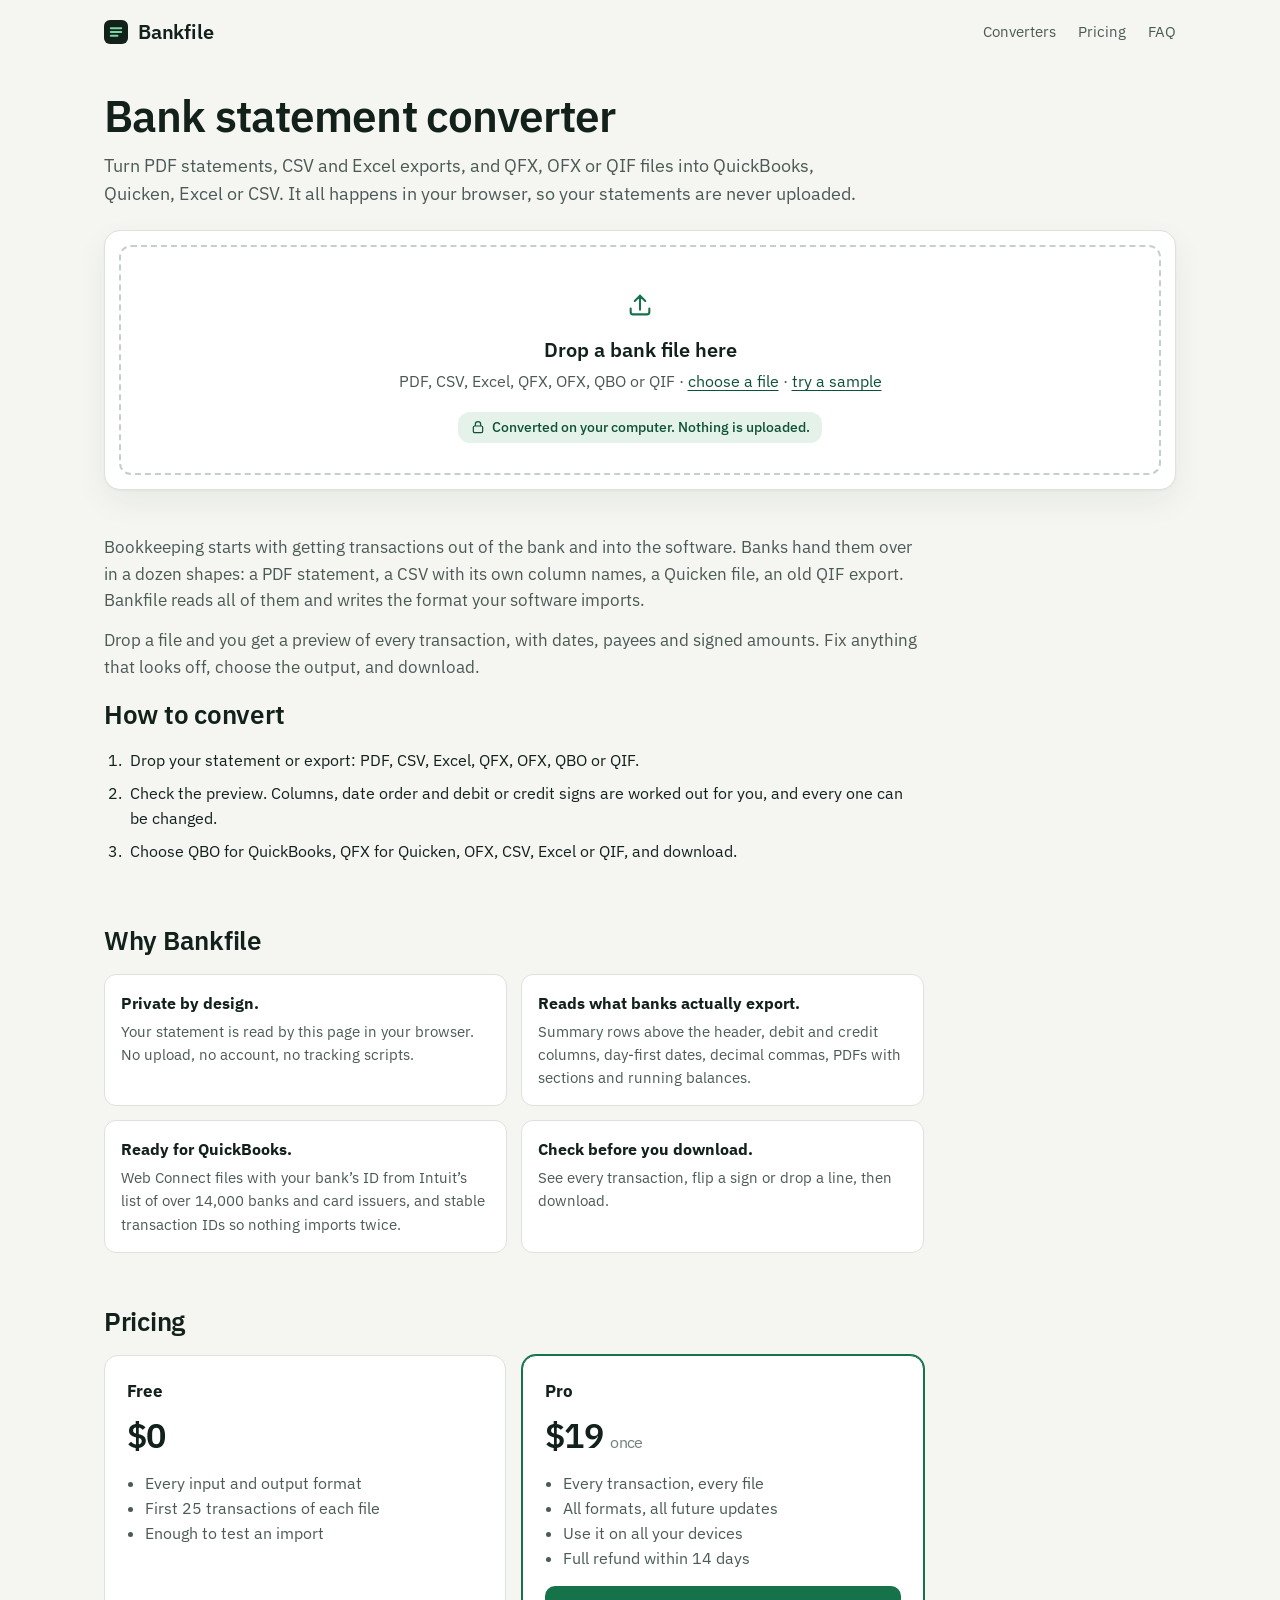
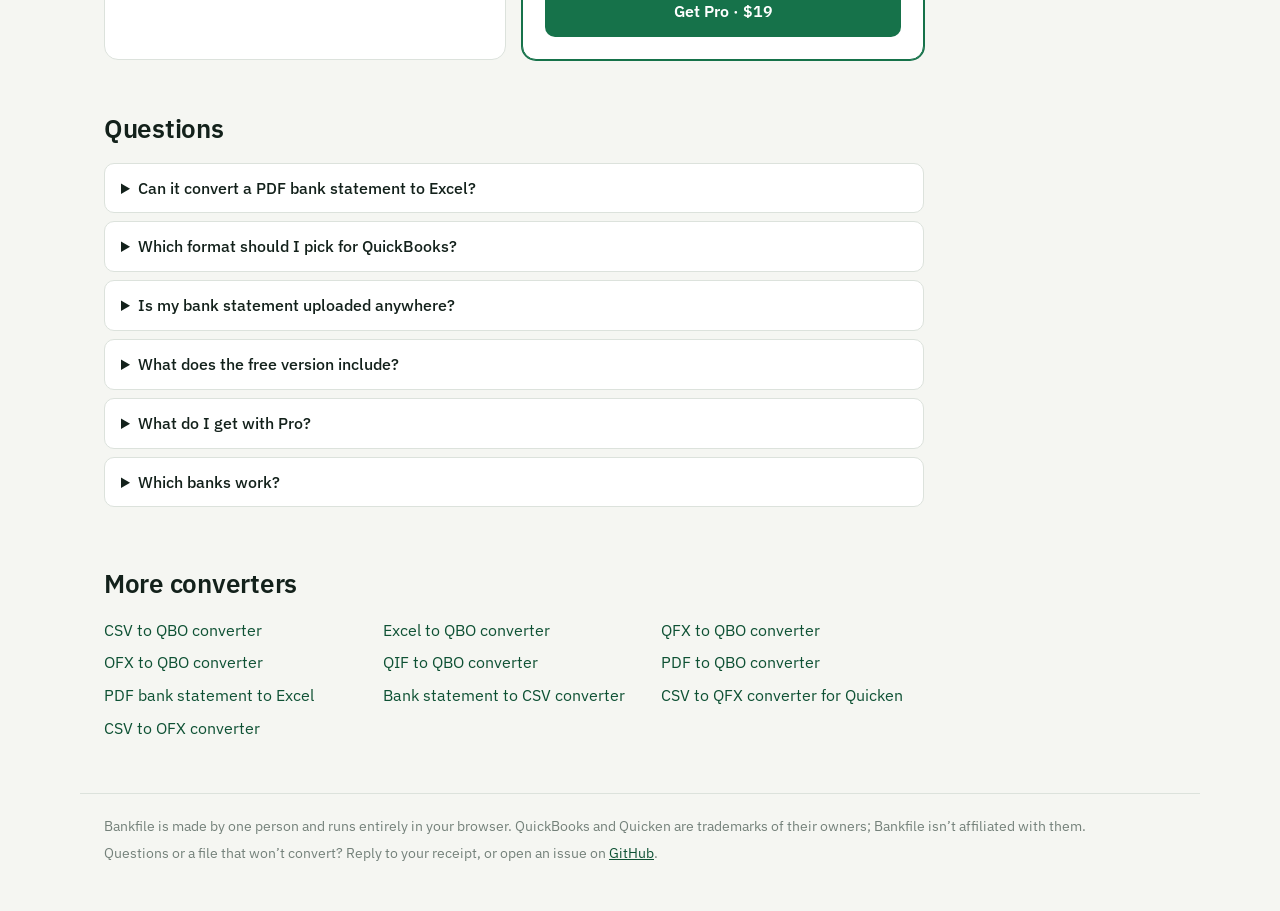
<file: index.html>
<!doctype html>
<html lang="en">
<head>
<meta charset="utf-8">
<meta name="viewport" content="width=device-width, initial-scale=1">
<title>Bank Statement Converter: PDF, CSV &amp; QFX to QBO or Excel | Bankfile</title>
<meta name="description" content="Convert bank statements to QBO, QFX, OFX, CSV or Excel. Works with PDF statements, CSV and Excel exports, QFX, OFX and QIF files. Runs in your browser; nothing is uploaded.">
<link rel="canonical" href="https://vl3.github.io/bankfile/">
<meta property="og:title" content="Bank Statement Converter: PDF, CSV &amp; QFX to QBO or Excel | Bankfile">
<meta property="og:description" content="Convert bank statements to QBO, QFX, OFX, CSV or Excel. Works with PDF statements, CSV and Excel exports, QFX, OFX and QIF files. Runs in your browser; nothing is uploaded.">
<meta property="og:url" content="https://vl3.github.io/bankfile/">
<meta property="og:type" content="website">
<meta property="og:image" content="https://vl3.github.io/bankfile/og.png">
<meta name="twitter:card" content="summary_large_image">
<link rel="icon" href="data:image/svg+xml,%3Csvg xmlns='http://www.w3.org/2000/svg' viewBox='0 0 32 32'%3E%3Crect width='32' height='32' rx='7' fill='%2313211b'/%3E%3Cpath d='M9 11h14M9 16h14M9 21h9' stroke='%2378d6a5' stroke-width='2.4' stroke-linecap='round'/%3E%3C/svg%3E">
<link rel="preconnect" href="https://fonts.googleapis.com">
<link rel="preconnect" href="https://fonts.gstatic.com" crossorigin>
<link href="https://fonts.googleapis.com/css2?family=IBM+Plex+Mono:wght@400;500&family=IBM+Plex+Sans:wght@400;500;600&display=swap" rel="stylesheet">
<link href="styles.css" rel="stylesheet">
<script type="application/ld+json">[{"@context":"https://schema.org","@type":"SoftwareApplication","name":"Bankfile","url":"https://vl3.github.io/bankfile/","applicationCategory":"FinanceApplication","operatingSystem":"Any (web browser)","description":"Convert bank statements to QBO, QFX, OFX, CSV or Excel. Works with PDF statements, CSV and Excel exports, QFX, OFX and QIF files. Runs in your browser; nothing is uploaded.","offers":[{"@type":"Offer","price":"0","priceCurrency":"USD","name":"Free"},{"@type":"Offer","price":"19","priceCurrency":"USD","name":"Pro"}]},{"@context":"https://schema.org","@type":"FAQPage","mainEntity":[{"@type":"Question","name":"Can it convert a PDF bank statement to Excel?","acceptedAnswer":{"@type":"Answer","text":"Yes, as long as the PDF has text in it, which is true of statements downloaded from online banking. Bankfile finds the transaction lines, works out each amount’s sign from the running balance, its column or its section, and writes one row per transaction."}},{"@type":"Question","name":"Which format should I pick for QuickBooks?","acceptedAnswer":{"@type":"Answer","text":"QBO (Web Connect). QuickBooks Desktop imports bank transactions only from QBO files, and QuickBooks Online accepts them too."}},{"@type":"Question","name":"Is my bank statement uploaded anywhere?","acceptedAnswer":{"@type":"Answer","text":"No. Bankfile reads and converts the file inside your browser, with the code on this page. There is no server that receives it, no account and no tracking script. Open your browser’s network panel while you convert and you’ll see the file never leaves your computer."}},{"@type":"Question","name":"What does the free version include?","acceptedAnswer":{"@type":"Answer","text":"Every format and every feature for the first 25 transactions of each file. That’s enough to test an import before you pay."}},{"@type":"Question","name":"What do I get with Pro?","acceptedAnswer":{"@type":"Answer","text":"Every transaction in every file, in every format, on all your devices, for $19 once. No subscription. If it doesn’t work for your files, reply to the Gumroad receipt within 14 days for a full refund."}},{"@type":"Question","name":"Which banks work?","acceptedAnswer":{"@type":"Answer","text":"Any bank that gives you a CSV, Excel, QFX, OFX, QIF or text-based PDF statement. Column layouts, date formats and number formats are detected for you, and you can correct them before downloading."}}]}]</script>
</head>
<body data-in="any" data-out="xlsx">
<header class="top">
  <a class="brand" href="">Bankfile</a>
  <nav><a href="#converters">Converters</a><a href="#pricing">Pricing</a><a href="#faq">FAQ</a></nav>
</header>

<main>
<section class="hero">
  <h1>Bank statement converter</h1>
  <p class="lede">Turn PDF statements, CSV and Excel exports, and QFX, OFX or QIF files into QuickBooks, Quicken, Excel or CSV. It all happens in your browser, so your statements are never uploaded.</p>
</section>

<section class="tool" id="tool" aria-label="Converter">
  <div class="drop" id="drop" tabindex="0" role="button" aria-label="Choose a bank file to convert">
    <input type="file" id="file" accept=".csv,.txt,.tsv,.xlsx,.xls,.ods,.pdf,.qfx,.ofx,.qbo,.qif" hidden>
    <div class="drop-hit"><svg viewBox="0 0 24 24" width="28" height="28" aria-hidden="true"><path d="M12 16V4m0 0-4.5 4.5M12 4l4.5 4.5M4 15v3a2 2 0 0 0 2 2h12a2 2 0 0 0 2-2v-3" fill="none" stroke="currentColor" stroke-width="1.8" stroke-linecap="round" stroke-linejoin="round"/></svg>
      <p class="drop-title">Drop a bank file here</p>
    </div>
    <p class="drop-sub">PDF, CSV, Excel, QFX, OFX, QBO or QIF &middot; <button type="button" class="link" id="pick">choose a file</button> &middot; <button type="button" class="link" id="sample">try a sample</button></p>
    <p class="private"><svg viewBox="0 0 24 24" width="16" height="16" aria-hidden="true"><rect x="5" y="10.5" width="14" height="10" rx="2" fill="none" stroke="currentColor" stroke-width="1.8"/><path d="M8 10.5V8a4 4 0 0 1 8 0v2.5" fill="none" stroke="currentColor" stroke-width="1.8"/></svg> Converted on your computer. Nothing is uploaded.</p>
    <p class="busy" id="busy" role="status" hidden></p>
    <p class="error" id="error" role="alert" hidden></p>
  </div>

  <div class="work" id="work" hidden>
    <div class="work-head">
      <p class="file"><b id="fileName"></b></p>
      <button type="button" class="link" id="reset">Convert another file</button>
    </div>
    <p class="notice" id="notice" role="status" hidden></p>
    <div class="mapping" id="mapping" hidden></div>
    <div class="work-grid">
      <div class="preview">
        <p class="stats" id="stats"></p>
        <div class="tablewrap">
          <table>
            <thead><tr><th>Date</th><th>Description</th><th class="a">Amount</th><th class="x"><span class="sr">Remove</span></th></tr></thead>
            <tbody id="rows"></tbody>
          </table>
        </div>
        <p class="more" id="more"></p>
      </div>
      <aside class="out">
        <p class="label" id="fmtLabel">Convert to</p>
        <div class="formats" id="formats" role="radiogroup" aria-labelledby="fmtLabel"></div>
        <div id="acctFields">
          <label class="field">Account type
            <select id="kind"><option value="checking">Checking</option><option value="savings">Savings</option><option value="creditcard">Credit card</option></select>
          </label>
          <div class="field bank" id="bankField">
            <label for="bank">Bank</label>
            <input id="bank" type="text" autocomplete="off" spellcheck="false" role="combobox" aria-controls="bankList" aria-expanded="false" aria-autocomplete="list">
            <ul id="bankList" role="listbox" hidden></ul>
            <p class="fine">QuickBooks and Quicken check this. Pick your bank, or keep Wells Fargo, which they recognize.</p>
          </div>
          <label class="field" id="idField">Account number
            <input id="acctId" type="text" inputmode="numeric" autocomplete="off" placeholder="1001">
            <span class="fine">Any number. Use a different one for each account.</span>
          </label>
        </div>
        <button type="button" class="cta" id="download">Download</button>
        <p class="fine center" id="limitNote"></p>
        <div class="upsell" id="upsell">
          <p id="upsellText"></p>
          <a class="cta alt" data-buy href="#pricing">Unlock Pro &middot; $19 once</a>
          <details class="license">
            <summary>Already bought? Enter your license key</summary>
            <form class="license-form"><input type="text" placeholder="License key" aria-label="License key" autocomplete="off" spellcheck="false"><button type="submit">Unlock</button></form>
            <p class="msg" role="status" aria-live="polite"></p>
          </details>
        </div>
      </aside>
    </div>
  </div>
</section>

<section class="info">
  <div class="prose"><p>Bookkeeping starts with getting transactions out of the bank and into the software. Banks hand them over in a dozen shapes: a PDF statement, a CSV with its own column names, a Quicken file, an old QIF export. Bankfile reads all of them and writes the format your software imports.</p><p>Drop a file and you get a preview of every transaction, with dates, payees and signed amounts. Fix anything that looks off, choose the output, and download.</p></div>
  <h2>How to convert</h2>
  <ol class="steps"><li>Drop your statement or export: PDF, CSV, Excel, QFX, OFX, QBO or QIF.</li><li>Check the preview. Columns, date order and debit or credit signs are worked out for you, and every one can be changed.</li><li>Choose QBO for QuickBooks, QFX for Quicken, OFX, CSV, Excel or QIF, and download.</li></ol>
</section>

<section class="info">
  <h2>Why Bankfile</h2>
  <ul class="features">
    <li><b>Private by design.</b> Your statement is read by this page in your browser. No upload, no account, no tracking scripts.</li>
    <li><b>Reads what banks actually export.</b> Summary rows above the header, debit and credit columns, day-first dates, decimal commas, PDFs with sections and running balances.</li>
    <li><b>Ready for QuickBooks.</b> Web Connect files with your bank’s ID from Intuit’s list of over 14,000 banks and card issuers, and stable transaction IDs so nothing imports twice.</li>
    <li><b>Check before you download.</b> See every transaction, flip a sign or drop a line, then download.</li>
  </ul>
</section>

<section class="info" id="pricing">
  <h2>Pricing</h2>
  <div class="plans">
    <div class="plan">
      <h3>Free</h3>
      <p class="price">$0</p>
      <ul><li>Every input and output format</li><li>First 25 transactions of each file</li><li>Enough to test an import</li></ul>
    </div>
    <div class="plan pro">
      <h3>Pro</h3>
      <p class="price">$19 <span>once</span></p>
      <ul><li>Every transaction, every file</li><li>All formats, all future updates</li><li>Use it on all your devices</li><li>Full refund within 14 days</li></ul>
      <a class="cta" data-buy href="#pricing">Get Pro &middot; $19</a>
      <p class="fine center" data-pro hidden>Pro is unlocked on this browser. Thank you!</p>
    </div>
  </div>
</section>

<section class="info" id="faq">
  <h2>Questions</h2>
  <details><summary>Can it convert a PDF bank statement to Excel?</summary><p>Yes, as long as the PDF has text in it, which is true of statements downloaded from online banking. Bankfile finds the transaction lines, works out each amount’s sign from the running balance, its column or its section, and writes one row per transaction.</p></details>
  <details><summary>Which format should I pick for QuickBooks?</summary><p>QBO (Web Connect). QuickBooks Desktop imports bank transactions only from QBO files, and QuickBooks Online accepts them too.</p></details>
  <details><summary>Is my bank statement uploaded anywhere?</summary><p>No. Bankfile reads and converts the file inside your browser, with the code on this page. There is no server that receives it, no account and no tracking script. Open your browser’s network panel while you convert and you’ll see the file never leaves your computer.</p></details>
  <details><summary>What does the free version include?</summary><p>Every format and every feature for the first 25 transactions of each file. That’s enough to test an import before you pay.</p></details>
  <details><summary>What do I get with Pro?</summary><p>Every transaction in every file, in every format, on all your devices, for $19 once. No subscription. If it doesn’t work for your files, reply to the Gumroad receipt within 14 days for a full refund.</p></details>
  <details><summary>Which banks work?</summary><p>Any bank that gives you a CSV, Excel, QFX, OFX, QIF or text-based PDF statement. Column layouts, date formats and number formats are detected for you, and you can correct them before downloading.</p></details>
</section>

<section class="info" id="converters">
  <h2>More converters</h2>
  <ul class="related"><li><a href="csv-to-qbo/">CSV to QBO converter</a></li><li><a href="excel-to-qbo/">Excel to QBO converter</a></li><li><a href="qfx-to-qbo/">QFX to QBO converter</a></li><li><a href="ofx-to-qbo/">OFX to QBO converter</a></li><li><a href="qif-to-qbo/">QIF to QBO converter</a></li><li><a href="pdf-to-qbo/">PDF to QBO converter</a></li><li><a href="bank-statement-to-excel/">PDF bank statement to Excel</a></li><li><a href="bank-statement-to-csv/">Bank statement to CSV converter</a></li><li><a href="csv-to-qfx/">CSV to QFX converter for Quicken</a></li><li><a href="csv-to-ofx/">CSV to OFX converter</a></li></ul>
</section>
</main>

<footer class="foot">
  <p>Bankfile is made by one person and runs entirely in your browser. QuickBooks and Quicken are trademarks of their owners; Bankfile isn’t affiliated with them.</p>
  <p>Questions or a file that won’t convert? Reply to your receipt, or open an issue on <a href="https://github.com/vl3/bankfile">GitHub</a>.</p>
</footer>

<script src="core.js"></script>
<script src="app.js"></script>
</body>
</html>
</file>
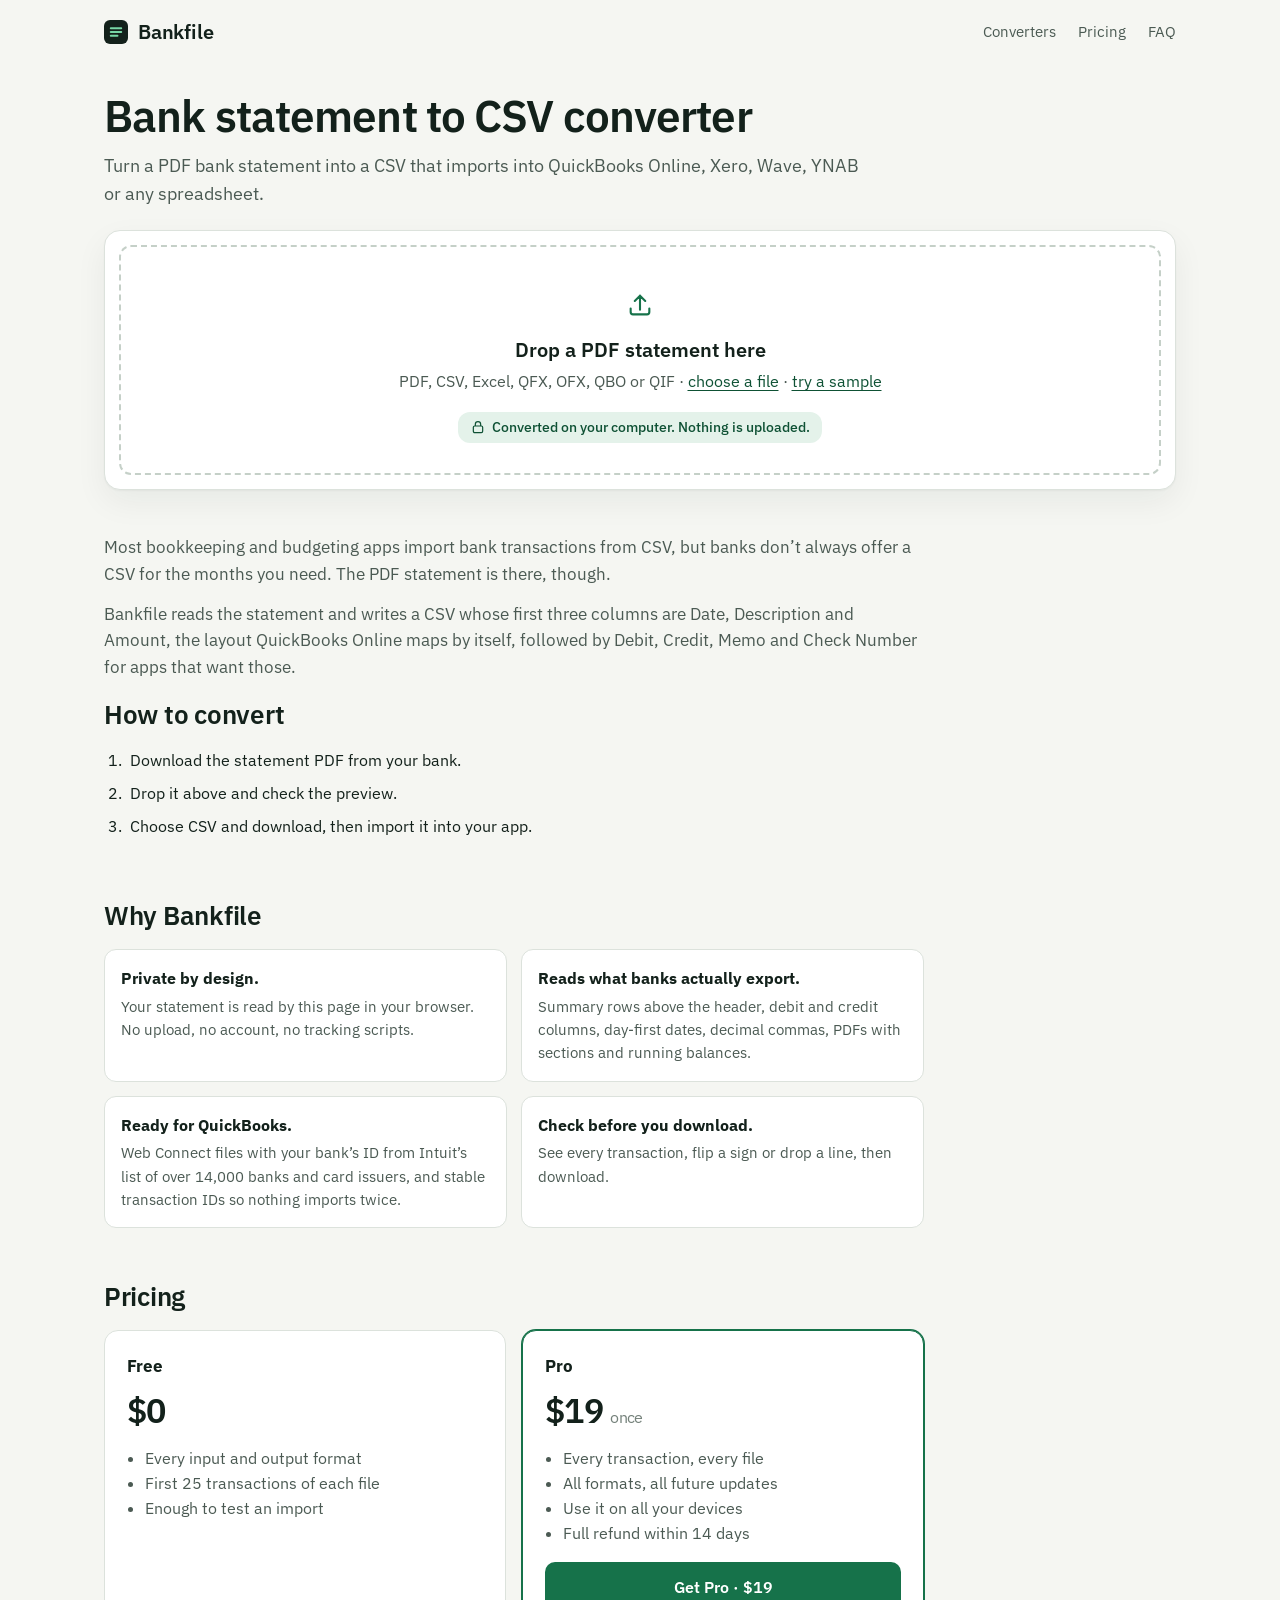
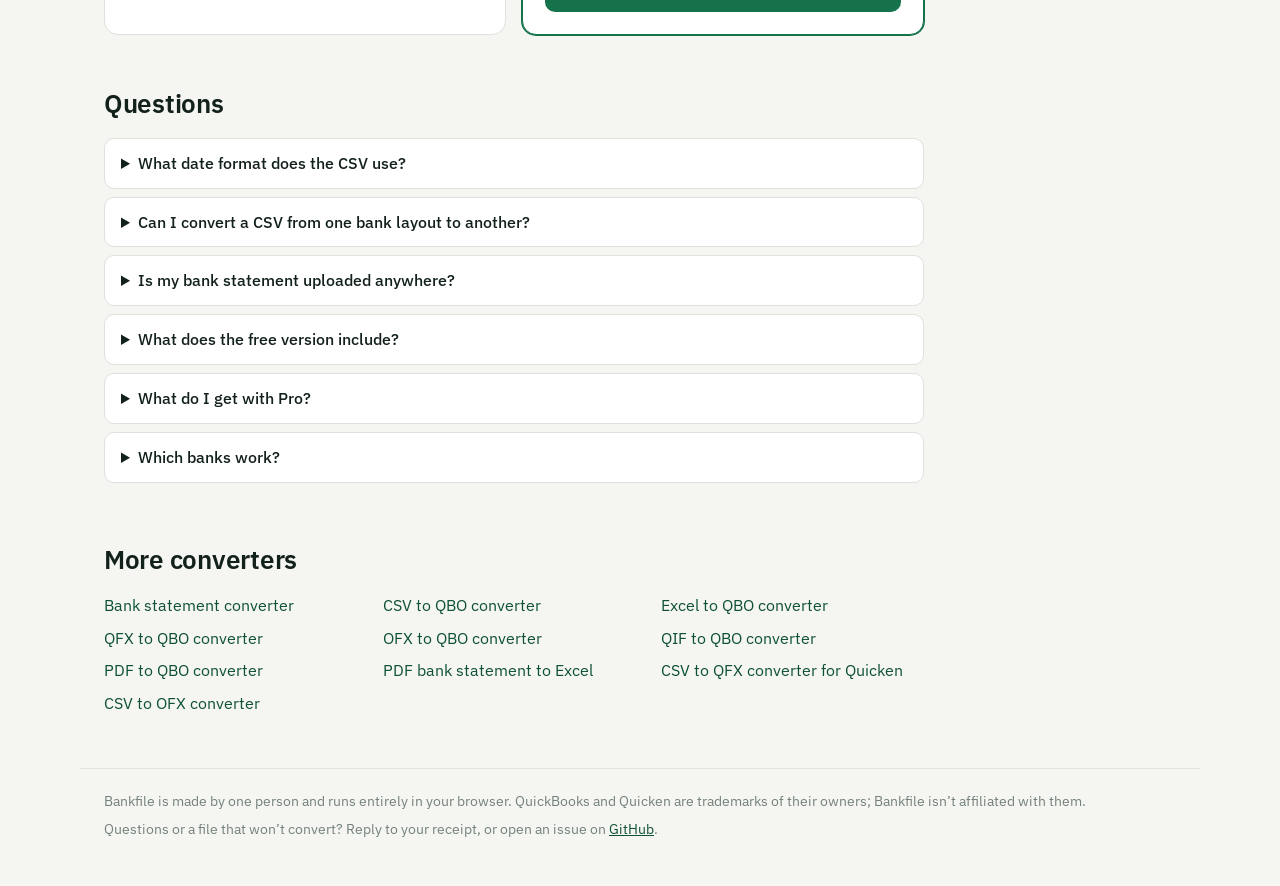
<file: bank-statement-to-csv/index.html>
<!doctype html>
<html lang="en">
<head>
<meta charset="utf-8">
<meta name="viewport" content="width=device-width, initial-scale=1">
<title>Bank Statement to CSV Converter: PDF to CSV in Your Browser | Bankfile</title>
<meta name="description" content="Convert PDF bank statements to CSV for QuickBooks Online, Xero, Wave or YNAB. One row per transaction. Free for 25 transactions; nothing uploaded.">
<link rel="canonical" href="https://vl3.github.io/bankfile/bank-statement-to-csv/">
<meta property="og:title" content="Bank Statement to CSV Converter: PDF to CSV in Your Browser | Bankfile">
<meta property="og:description" content="Convert PDF bank statements to CSV for QuickBooks Online, Xero, Wave or YNAB. One row per transaction. Free for 25 transactions; nothing uploaded.">
<meta property="og:url" content="https://vl3.github.io/bankfile/bank-statement-to-csv/">
<meta property="og:type" content="website">
<meta property="og:image" content="https://vl3.github.io/bankfile/og.png">
<meta name="twitter:card" content="summary_large_image">
<link rel="icon" href="data:image/svg+xml,%3Csvg xmlns='http://www.w3.org/2000/svg' viewBox='0 0 32 32'%3E%3Crect width='32' height='32' rx='7' fill='%2313211b'/%3E%3Cpath d='M9 11h14M9 16h14M9 21h9' stroke='%2378d6a5' stroke-width='2.4' stroke-linecap='round'/%3E%3C/svg%3E">
<link rel="preconnect" href="https://fonts.googleapis.com">
<link rel="preconnect" href="https://fonts.gstatic.com" crossorigin>
<link href="https://fonts.googleapis.com/css2?family=IBM+Plex+Mono:wght@400;500&family=IBM+Plex+Sans:wght@400;500;600&display=swap" rel="stylesheet">
<link href="../styles.css" rel="stylesheet">
<script type="application/ld+json">[{"@context":"https://schema.org","@type":"SoftwareApplication","name":"Bankfile","url":"https://vl3.github.io/bankfile/","applicationCategory":"FinanceApplication","operatingSystem":"Any (web browser)","description":"Convert PDF bank statements to CSV for QuickBooks Online, Xero, Wave or YNAB. One row per transaction. Free for 25 transactions; nothing uploaded.","offers":[{"@type":"Offer","price":"0","priceCurrency":"USD","name":"Free"},{"@type":"Offer","price":"19","priceCurrency":"USD","name":"Pro"}]},{"@context":"https://schema.org","@type":"FAQPage","mainEntity":[{"@type":"Question","name":"What date format does the CSV use?","acceptedAnswer":{"@type":"Answer","text":"MM/DD/YYYY, which QuickBooks Online, Xero (US) and Wave read without changes."}},{"@type":"Question","name":"Can I convert a CSV from one bank layout to another?","acceptedAnswer":{"@type":"Answer","text":"Yes. Drop a CSV from any bank and download it again as a clean Date, Description, Amount CSV."}},{"@type":"Question","name":"Is my bank statement uploaded anywhere?","acceptedAnswer":{"@type":"Answer","text":"No. Bankfile reads and converts the file inside your browser, with the code on this page. There is no server that receives it, no account and no tracking script. Open your browser’s network panel while you convert and you’ll see the file never leaves your computer."}},{"@type":"Question","name":"What does the free version include?","acceptedAnswer":{"@type":"Answer","text":"Every format and every feature for the first 25 transactions of each file. That’s enough to test an import before you pay."}},{"@type":"Question","name":"What do I get with Pro?","acceptedAnswer":{"@type":"Answer","text":"Every transaction in every file, in every format, on all your devices, for $19 once. No subscription. If it doesn’t work for your files, reply to the Gumroad receipt within 14 days for a full refund."}},{"@type":"Question","name":"Which banks work?","acceptedAnswer":{"@type":"Answer","text":"Any bank that gives you a CSV, Excel, QFX, OFX, QIF or text-based PDF statement. Column layouts, date formats and number formats are detected for you, and you can correct them before downloading."}}]}]</script>
</head>
<body data-in="pdf" data-out="csv">
<header class="top">
  <a class="brand" href="../">Bankfile</a>
  <nav><a href="#converters">Converters</a><a href="#pricing">Pricing</a><a href="#faq">FAQ</a></nav>
</header>

<main>
<section class="hero">
  <h1>Bank statement to CSV converter</h1>
  <p class="lede">Turn a PDF bank statement into a CSV that imports into QuickBooks Online, Xero, Wave, YNAB or any spreadsheet.</p>
</section>

<section class="tool" id="tool" aria-label="Converter">
  <div class="drop" id="drop" tabindex="0" role="button" aria-label="Choose a PDF statement to convert">
    <input type="file" id="file" accept=".csv,.txt,.tsv,.xlsx,.xls,.ods,.pdf,.qfx,.ofx,.qbo,.qif" hidden>
    <div class="drop-hit"><svg viewBox="0 0 24 24" width="28" height="28" aria-hidden="true"><path d="M12 16V4m0 0-4.5 4.5M12 4l4.5 4.5M4 15v3a2 2 0 0 0 2 2h12a2 2 0 0 0 2-2v-3" fill="none" stroke="currentColor" stroke-width="1.8" stroke-linecap="round" stroke-linejoin="round"/></svg>
      <p class="drop-title">Drop a PDF statement here</p>
    </div>
    <p class="drop-sub">PDF, CSV, Excel, QFX, OFX, QBO or QIF &middot; <button type="button" class="link" id="pick">choose a file</button> &middot; <button type="button" class="link" id="sample">try a sample</button></p>
    <p class="private"><svg viewBox="0 0 24 24" width="16" height="16" aria-hidden="true"><rect x="5" y="10.5" width="14" height="10" rx="2" fill="none" stroke="currentColor" stroke-width="1.8"/><path d="M8 10.5V8a4 4 0 0 1 8 0v2.5" fill="none" stroke="currentColor" stroke-width="1.8"/></svg> Converted on your computer. Nothing is uploaded.</p>
    <p class="busy" id="busy" role="status" hidden></p>
    <p class="error" id="error" role="alert" hidden></p>
  </div>

  <div class="work" id="work" hidden>
    <div class="work-head">
      <p class="file"><b id="fileName"></b></p>
      <button type="button" class="link" id="reset">Convert another file</button>
    </div>
    <p class="notice" id="notice" role="status" hidden></p>
    <div class="mapping" id="mapping" hidden></div>
    <div class="work-grid">
      <div class="preview">
        <p class="stats" id="stats"></p>
        <div class="tablewrap">
          <table>
            <thead><tr><th>Date</th><th>Description</th><th class="a">Amount</th><th class="x"><span class="sr">Remove</span></th></tr></thead>
            <tbody id="rows"></tbody>
          </table>
        </div>
        <p class="more" id="more"></p>
      </div>
      <aside class="out">
        <p class="label" id="fmtLabel">Convert to</p>
        <div class="formats" id="formats" role="radiogroup" aria-labelledby="fmtLabel"></div>
        <div id="acctFields">
          <label class="field">Account type
            <select id="kind"><option value="checking">Checking</option><option value="savings">Savings</option><option value="creditcard">Credit card</option></select>
          </label>
          <div class="field bank" id="bankField">
            <label for="bank">Bank</label>
            <input id="bank" type="text" autocomplete="off" spellcheck="false" role="combobox" aria-controls="bankList" aria-expanded="false" aria-autocomplete="list">
            <ul id="bankList" role="listbox" hidden></ul>
            <p class="fine">QuickBooks and Quicken check this. Pick your bank, or keep Wells Fargo, which they recognize.</p>
          </div>
          <label class="field" id="idField">Account number
            <input id="acctId" type="text" inputmode="numeric" autocomplete="off" placeholder="1001">
            <span class="fine">Any number. Use a different one for each account.</span>
          </label>
        </div>
        <button type="button" class="cta" id="download">Download</button>
        <p class="fine center" id="limitNote"></p>
        <div class="upsell" id="upsell">
          <p id="upsellText"></p>
          <a class="cta alt" data-buy href="#pricing">Unlock Pro &middot; $19 once</a>
          <details class="license">
            <summary>Already bought? Enter your license key</summary>
            <form class="license-form"><input type="text" placeholder="License key" aria-label="License key" autocomplete="off" spellcheck="false"><button type="submit">Unlock</button></form>
            <p class="msg" role="status" aria-live="polite"></p>
          </details>
        </div>
      </aside>
    </div>
  </div>
</section>

<section class="info">
  <div class="prose"><p>Most bookkeeping and budgeting apps import bank transactions from CSV, but banks don’t always offer a CSV for the months you need. The PDF statement is there, though.</p><p>Bankfile reads the statement and writes a CSV whose first three columns are Date, Description and Amount, the layout QuickBooks Online maps by itself, followed by Debit, Credit, Memo and Check Number for apps that want those.</p></div>
  <h2>How to convert</h2>
  <ol class="steps"><li>Download the statement PDF from your bank.</li><li>Drop it above and check the preview.</li><li>Choose CSV and download, then import it into your app.</li></ol>
</section>

<section class="info">
  <h2>Why Bankfile</h2>
  <ul class="features">
    <li><b>Private by design.</b> Your statement is read by this page in your browser. No upload, no account, no tracking scripts.</li>
    <li><b>Reads what banks actually export.</b> Summary rows above the header, debit and credit columns, day-first dates, decimal commas, PDFs with sections and running balances.</li>
    <li><b>Ready for QuickBooks.</b> Web Connect files with your bank’s ID from Intuit’s list of over 14,000 banks and card issuers, and stable transaction IDs so nothing imports twice.</li>
    <li><b>Check before you download.</b> See every transaction, flip a sign or drop a line, then download.</li>
  </ul>
</section>

<section class="info" id="pricing">
  <h2>Pricing</h2>
  <div class="plans">
    <div class="plan">
      <h3>Free</h3>
      <p class="price">$0</p>
      <ul><li>Every input and output format</li><li>First 25 transactions of each file</li><li>Enough to test an import</li></ul>
    </div>
    <div class="plan pro">
      <h3>Pro</h3>
      <p class="price">$19 <span>once</span></p>
      <ul><li>Every transaction, every file</li><li>All formats, all future updates</li><li>Use it on all your devices</li><li>Full refund within 14 days</li></ul>
      <a class="cta" data-buy href="#pricing">Get Pro &middot; $19</a>
      <p class="fine center" data-pro hidden>Pro is unlocked on this browser. Thank you!</p>
    </div>
  </div>
</section>

<section class="info" id="faq">
  <h2>Questions</h2>
  <details><summary>What date format does the CSV use?</summary><p>MM/DD/YYYY, which QuickBooks Online, Xero (US) and Wave read without changes.</p></details>
  <details><summary>Can I convert a CSV from one bank layout to another?</summary><p>Yes. Drop a CSV from any bank and download it again as a clean Date, Description, Amount CSV.</p></details>
  <details><summary>Is my bank statement uploaded anywhere?</summary><p>No. Bankfile reads and converts the file inside your browser, with the code on this page. There is no server that receives it, no account and no tracking script. Open your browser’s network panel while you convert and you’ll see the file never leaves your computer.</p></details>
  <details><summary>What does the free version include?</summary><p>Every format and every feature for the first 25 transactions of each file. That’s enough to test an import before you pay.</p></details>
  <details><summary>What do I get with Pro?</summary><p>Every transaction in every file, in every format, on all your devices, for $19 once. No subscription. If it doesn’t work for your files, reply to the Gumroad receipt within 14 days for a full refund.</p></details>
  <details><summary>Which banks work?</summary><p>Any bank that gives you a CSV, Excel, QFX, OFX, QIF or text-based PDF statement. Column layouts, date formats and number formats are detected for you, and you can correct them before downloading.</p></details>
</section>

<section class="info" id="converters">
  <h2>More converters</h2>
  <ul class="related"><li><a href="../">Bank statement converter</a></li><li><a href="../csv-to-qbo/">CSV to QBO converter</a></li><li><a href="../excel-to-qbo/">Excel to QBO converter</a></li><li><a href="../qfx-to-qbo/">QFX to QBO converter</a></li><li><a href="../ofx-to-qbo/">OFX to QBO converter</a></li><li><a href="../qif-to-qbo/">QIF to QBO converter</a></li><li><a href="../pdf-to-qbo/">PDF to QBO converter</a></li><li><a href="../bank-statement-to-excel/">PDF bank statement to Excel</a></li><li><a href="../csv-to-qfx/">CSV to QFX converter for Quicken</a></li><li><a href="../csv-to-ofx/">CSV to OFX converter</a></li></ul>
</section>
</main>

<footer class="foot">
  <p>Bankfile is made by one person and runs entirely in your browser. QuickBooks and Quicken are trademarks of their owners; Bankfile isn’t affiliated with them.</p>
  <p>Questions or a file that won’t convert? Reply to your receipt, or open an issue on <a href="https://github.com/vl3/bankfile">GitHub</a>.</p>
</footer>

<script src="../core.js"></script>
<script src="../app.js"></script>
</body>
</html>
</file>
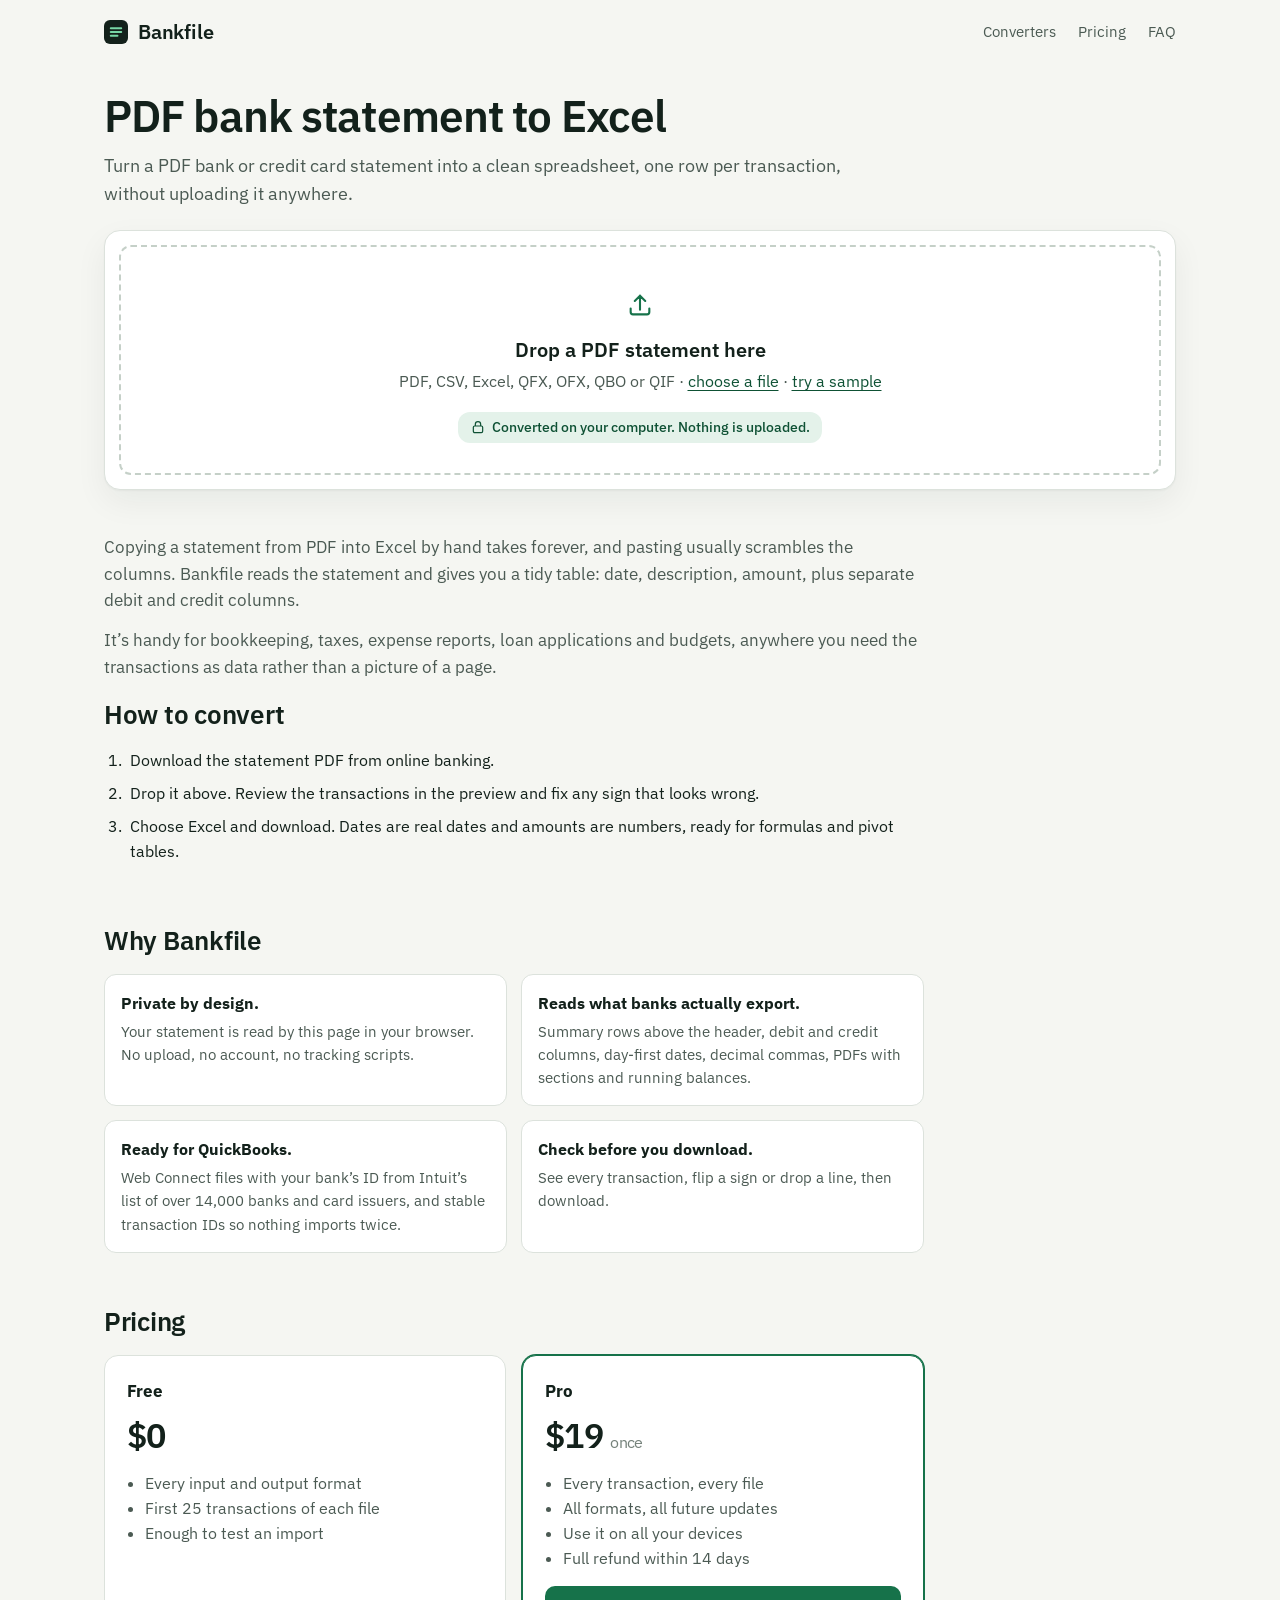
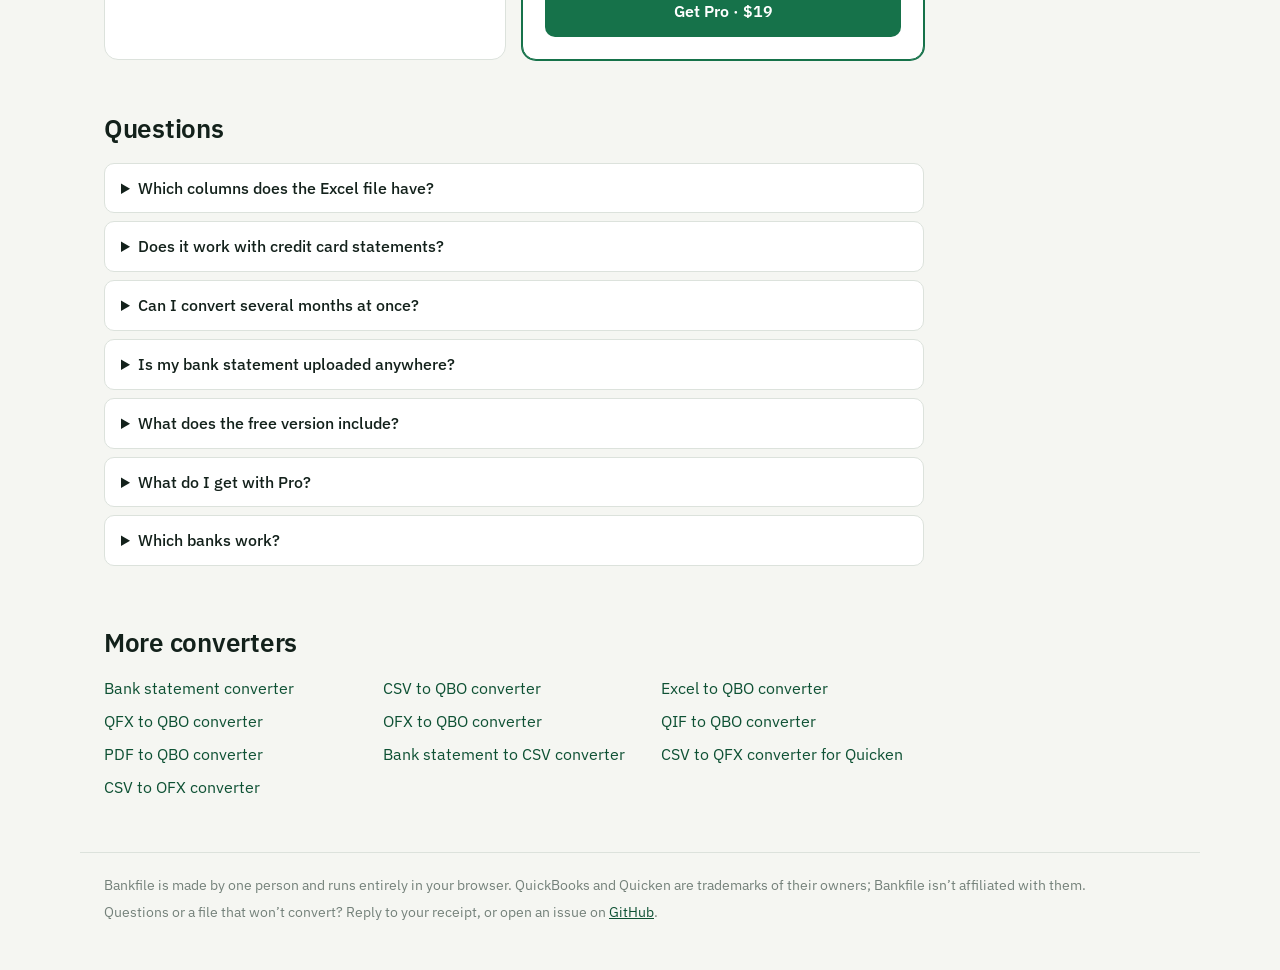
<file: bank-statement-to-excel/index.html>
<!doctype html>
<html lang="en">
<head>
<meta charset="utf-8">
<meta name="viewport" content="width=device-width, initial-scale=1">
<title>PDF Bank Statement to Excel Converter (Free, Private) | Bankfile</title>
<meta name="description" content="Convert PDF bank statements to Excel with one row per transaction: date, description, amount, debit and credit. Runs in your browser, nothing uploaded.">
<link rel="canonical" href="https://vl3.github.io/bankfile/bank-statement-to-excel/">
<meta property="og:title" content="PDF Bank Statement to Excel Converter (Free, Private) | Bankfile">
<meta property="og:description" content="Convert PDF bank statements to Excel with one row per transaction: date, description, amount, debit and credit. Runs in your browser, nothing uploaded.">
<meta property="og:url" content="https://vl3.github.io/bankfile/bank-statement-to-excel/">
<meta property="og:type" content="website">
<meta property="og:image" content="https://vl3.github.io/bankfile/og.png">
<meta name="twitter:card" content="summary_large_image">
<link rel="icon" href="data:image/svg+xml,%3Csvg xmlns='http://www.w3.org/2000/svg' viewBox='0 0 32 32'%3E%3Crect width='32' height='32' rx='7' fill='%2313211b'/%3E%3Cpath d='M9 11h14M9 16h14M9 21h9' stroke='%2378d6a5' stroke-width='2.4' stroke-linecap='round'/%3E%3C/svg%3E">
<link rel="preconnect" href="https://fonts.googleapis.com">
<link rel="preconnect" href="https://fonts.gstatic.com" crossorigin>
<link href="https://fonts.googleapis.com/css2?family=IBM+Plex+Mono:wght@400;500&family=IBM+Plex+Sans:wght@400;500;600&display=swap" rel="stylesheet">
<link href="../styles.css" rel="stylesheet">
<script type="application/ld+json">[{"@context":"https://schema.org","@type":"SoftwareApplication","name":"Bankfile","url":"https://vl3.github.io/bankfile/","applicationCategory":"FinanceApplication","operatingSystem":"Any (web browser)","description":"Convert PDF bank statements to Excel with one row per transaction: date, description, amount, debit and credit. Runs in your browser, nothing uploaded.","offers":[{"@type":"Offer","price":"0","priceCurrency":"USD","name":"Free"},{"@type":"Offer","price":"19","priceCurrency":"USD","name":"Pro"}]},{"@context":"https://schema.org","@type":"FAQPage","mainEntity":[{"@type":"Question","name":"Which columns does the Excel file have?","acceptedAnswer":{"@type":"Answer","text":"Date, Description, Amount (negative for money out), Debit, Credit, Memo and Check Number."}},{"@type":"Question","name":"Does it work with credit card statements?","acceptedAnswer":{"@type":"Answer","text":"Yes. Payments and refunds come out positive and purchases negative, from the account’s point of view. Tick Flip signs if you prefer purchases positive."}},{"@type":"Question","name":"Can I convert several months at once?","acceptedAnswer":{"@type":"Answer","text":"Convert each statement and paste the rows together, or combine the PDFs into one file first. Every page of a PDF is read."}},{"@type":"Question","name":"Is my bank statement uploaded anywhere?","acceptedAnswer":{"@type":"Answer","text":"No. Bankfile reads and converts the file inside your browser, with the code on this page. There is no server that receives it, no account and no tracking script. Open your browser’s network panel while you convert and you’ll see the file never leaves your computer."}},{"@type":"Question","name":"What does the free version include?","acceptedAnswer":{"@type":"Answer","text":"Every format and every feature for the first 25 transactions of each file. That’s enough to test an import before you pay."}},{"@type":"Question","name":"What do I get with Pro?","acceptedAnswer":{"@type":"Answer","text":"Every transaction in every file, in every format, on all your devices, for $19 once. No subscription. If it doesn’t work for your files, reply to the Gumroad receipt within 14 days for a full refund."}},{"@type":"Question","name":"Which banks work?","acceptedAnswer":{"@type":"Answer","text":"Any bank that gives you a CSV, Excel, QFX, OFX, QIF or text-based PDF statement. Column layouts, date formats and number formats are detected for you, and you can correct them before downloading."}}]}]</script>
</head>
<body data-in="pdf" data-out="xlsx">
<header class="top">
  <a class="brand" href="../">Bankfile</a>
  <nav><a href="#converters">Converters</a><a href="#pricing">Pricing</a><a href="#faq">FAQ</a></nav>
</header>

<main>
<section class="hero">
  <h1>PDF bank statement to Excel</h1>
  <p class="lede">Turn a PDF bank or credit card statement into a clean spreadsheet, one row per transaction, without uploading it anywhere.</p>
</section>

<section class="tool" id="tool" aria-label="Converter">
  <div class="drop" id="drop" tabindex="0" role="button" aria-label="Choose a PDF statement to convert">
    <input type="file" id="file" accept=".csv,.txt,.tsv,.xlsx,.xls,.ods,.pdf,.qfx,.ofx,.qbo,.qif" hidden>
    <div class="drop-hit"><svg viewBox="0 0 24 24" width="28" height="28" aria-hidden="true"><path d="M12 16V4m0 0-4.5 4.5M12 4l4.5 4.5M4 15v3a2 2 0 0 0 2 2h12a2 2 0 0 0 2-2v-3" fill="none" stroke="currentColor" stroke-width="1.8" stroke-linecap="round" stroke-linejoin="round"/></svg>
      <p class="drop-title">Drop a PDF statement here</p>
    </div>
    <p class="drop-sub">PDF, CSV, Excel, QFX, OFX, QBO or QIF &middot; <button type="button" class="link" id="pick">choose a file</button> &middot; <button type="button" class="link" id="sample">try a sample</button></p>
    <p class="private"><svg viewBox="0 0 24 24" width="16" height="16" aria-hidden="true"><rect x="5" y="10.5" width="14" height="10" rx="2" fill="none" stroke="currentColor" stroke-width="1.8"/><path d="M8 10.5V8a4 4 0 0 1 8 0v2.5" fill="none" stroke="currentColor" stroke-width="1.8"/></svg> Converted on your computer. Nothing is uploaded.</p>
    <p class="busy" id="busy" role="status" hidden></p>
    <p class="error" id="error" role="alert" hidden></p>
  </div>

  <div class="work" id="work" hidden>
    <div class="work-head">
      <p class="file"><b id="fileName"></b></p>
      <button type="button" class="link" id="reset">Convert another file</button>
    </div>
    <p class="notice" id="notice" role="status" hidden></p>
    <div class="mapping" id="mapping" hidden></div>
    <div class="work-grid">
      <div class="preview">
        <p class="stats" id="stats"></p>
        <div class="tablewrap">
          <table>
            <thead><tr><th>Date</th><th>Description</th><th class="a">Amount</th><th class="x"><span class="sr">Remove</span></th></tr></thead>
            <tbody id="rows"></tbody>
          </table>
        </div>
        <p class="more" id="more"></p>
      </div>
      <aside class="out">
        <p class="label" id="fmtLabel">Convert to</p>
        <div class="formats" id="formats" role="radiogroup" aria-labelledby="fmtLabel"></div>
        <div id="acctFields">
          <label class="field">Account type
            <select id="kind"><option value="checking">Checking</option><option value="savings">Savings</option><option value="creditcard">Credit card</option></select>
          </label>
          <div class="field bank" id="bankField">
            <label for="bank">Bank</label>
            <input id="bank" type="text" autocomplete="off" spellcheck="false" role="combobox" aria-controls="bankList" aria-expanded="false" aria-autocomplete="list">
            <ul id="bankList" role="listbox" hidden></ul>
            <p class="fine">QuickBooks and Quicken check this. Pick your bank, or keep Wells Fargo, which they recognize.</p>
          </div>
          <label class="field" id="idField">Account number
            <input id="acctId" type="text" inputmode="numeric" autocomplete="off" placeholder="1001">
            <span class="fine">Any number. Use a different one for each account.</span>
          </label>
        </div>
        <button type="button" class="cta" id="download">Download</button>
        <p class="fine center" id="limitNote"></p>
        <div class="upsell" id="upsell">
          <p id="upsellText"></p>
          <a class="cta alt" data-buy href="#pricing">Unlock Pro &middot; $19 once</a>
          <details class="license">
            <summary>Already bought? Enter your license key</summary>
            <form class="license-form"><input type="text" placeholder="License key" aria-label="License key" autocomplete="off" spellcheck="false"><button type="submit">Unlock</button></form>
            <p class="msg" role="status" aria-live="polite"></p>
          </details>
        </div>
      </aside>
    </div>
  </div>
</section>

<section class="info">
  <div class="prose"><p>Copying a statement from PDF into Excel by hand takes forever, and pasting usually scrambles the columns. Bankfile reads the statement and gives you a tidy table: date, description, amount, plus separate debit and credit columns.</p><p>It’s handy for bookkeeping, taxes, expense reports, loan applications and budgets, anywhere you need the transactions as data rather than a picture of a page.</p></div>
  <h2>How to convert</h2>
  <ol class="steps"><li>Download the statement PDF from online banking.</li><li>Drop it above. Review the transactions in the preview and fix any sign that looks wrong.</li><li>Choose Excel and download. Dates are real dates and amounts are numbers, ready for formulas and pivot tables.</li></ol>
</section>

<section class="info">
  <h2>Why Bankfile</h2>
  <ul class="features">
    <li><b>Private by design.</b> Your statement is read by this page in your browser. No upload, no account, no tracking scripts.</li>
    <li><b>Reads what banks actually export.</b> Summary rows above the header, debit and credit columns, day-first dates, decimal commas, PDFs with sections and running balances.</li>
    <li><b>Ready for QuickBooks.</b> Web Connect files with your bank’s ID from Intuit’s list of over 14,000 banks and card issuers, and stable transaction IDs so nothing imports twice.</li>
    <li><b>Check before you download.</b> See every transaction, flip a sign or drop a line, then download.</li>
  </ul>
</section>

<section class="info" id="pricing">
  <h2>Pricing</h2>
  <div class="plans">
    <div class="plan">
      <h3>Free</h3>
      <p class="price">$0</p>
      <ul><li>Every input and output format</li><li>First 25 transactions of each file</li><li>Enough to test an import</li></ul>
    </div>
    <div class="plan pro">
      <h3>Pro</h3>
      <p class="price">$19 <span>once</span></p>
      <ul><li>Every transaction, every file</li><li>All formats, all future updates</li><li>Use it on all your devices</li><li>Full refund within 14 days</li></ul>
      <a class="cta" data-buy href="#pricing">Get Pro &middot; $19</a>
      <p class="fine center" data-pro hidden>Pro is unlocked on this browser. Thank you!</p>
    </div>
  </div>
</section>

<section class="info" id="faq">
  <h2>Questions</h2>
  <details><summary>Which columns does the Excel file have?</summary><p>Date, Description, Amount (negative for money out), Debit, Credit, Memo and Check Number.</p></details>
  <details><summary>Does it work with credit card statements?</summary><p>Yes. Payments and refunds come out positive and purchases negative, from the account’s point of view. Tick Flip signs if you prefer purchases positive.</p></details>
  <details><summary>Can I convert several months at once?</summary><p>Convert each statement and paste the rows together, or combine the PDFs into one file first. Every page of a PDF is read.</p></details>
  <details><summary>Is my bank statement uploaded anywhere?</summary><p>No. Bankfile reads and converts the file inside your browser, with the code on this page. There is no server that receives it, no account and no tracking script. Open your browser’s network panel while you convert and you’ll see the file never leaves your computer.</p></details>
  <details><summary>What does the free version include?</summary><p>Every format and every feature for the first 25 transactions of each file. That’s enough to test an import before you pay.</p></details>
  <details><summary>What do I get with Pro?</summary><p>Every transaction in every file, in every format, on all your devices, for $19 once. No subscription. If it doesn’t work for your files, reply to the Gumroad receipt within 14 days for a full refund.</p></details>
  <details><summary>Which banks work?</summary><p>Any bank that gives you a CSV, Excel, QFX, OFX, QIF or text-based PDF statement. Column layouts, date formats and number formats are detected for you, and you can correct them before downloading.</p></details>
</section>

<section class="info" id="converters">
  <h2>More converters</h2>
  <ul class="related"><li><a href="../">Bank statement converter</a></li><li><a href="../csv-to-qbo/">CSV to QBO converter</a></li><li><a href="../excel-to-qbo/">Excel to QBO converter</a></li><li><a href="../qfx-to-qbo/">QFX to QBO converter</a></li><li><a href="../ofx-to-qbo/">OFX to QBO converter</a></li><li><a href="../qif-to-qbo/">QIF to QBO converter</a></li><li><a href="../pdf-to-qbo/">PDF to QBO converter</a></li><li><a href="../bank-statement-to-csv/">Bank statement to CSV converter</a></li><li><a href="../csv-to-qfx/">CSV to QFX converter for Quicken</a></li><li><a href="../csv-to-ofx/">CSV to OFX converter</a></li></ul>
</section>
</main>

<footer class="foot">
  <p>Bankfile is made by one person and runs entirely in your browser. QuickBooks and Quicken are trademarks of their owners; Bankfile isn’t affiliated with them.</p>
  <p>Questions or a file that won’t convert? Reply to your receipt, or open an issue on <a href="https://github.com/vl3/bankfile">GitHub</a>.</p>
</footer>

<script src="../core.js"></script>
<script src="../app.js"></script>
</body>
</html>
</file>
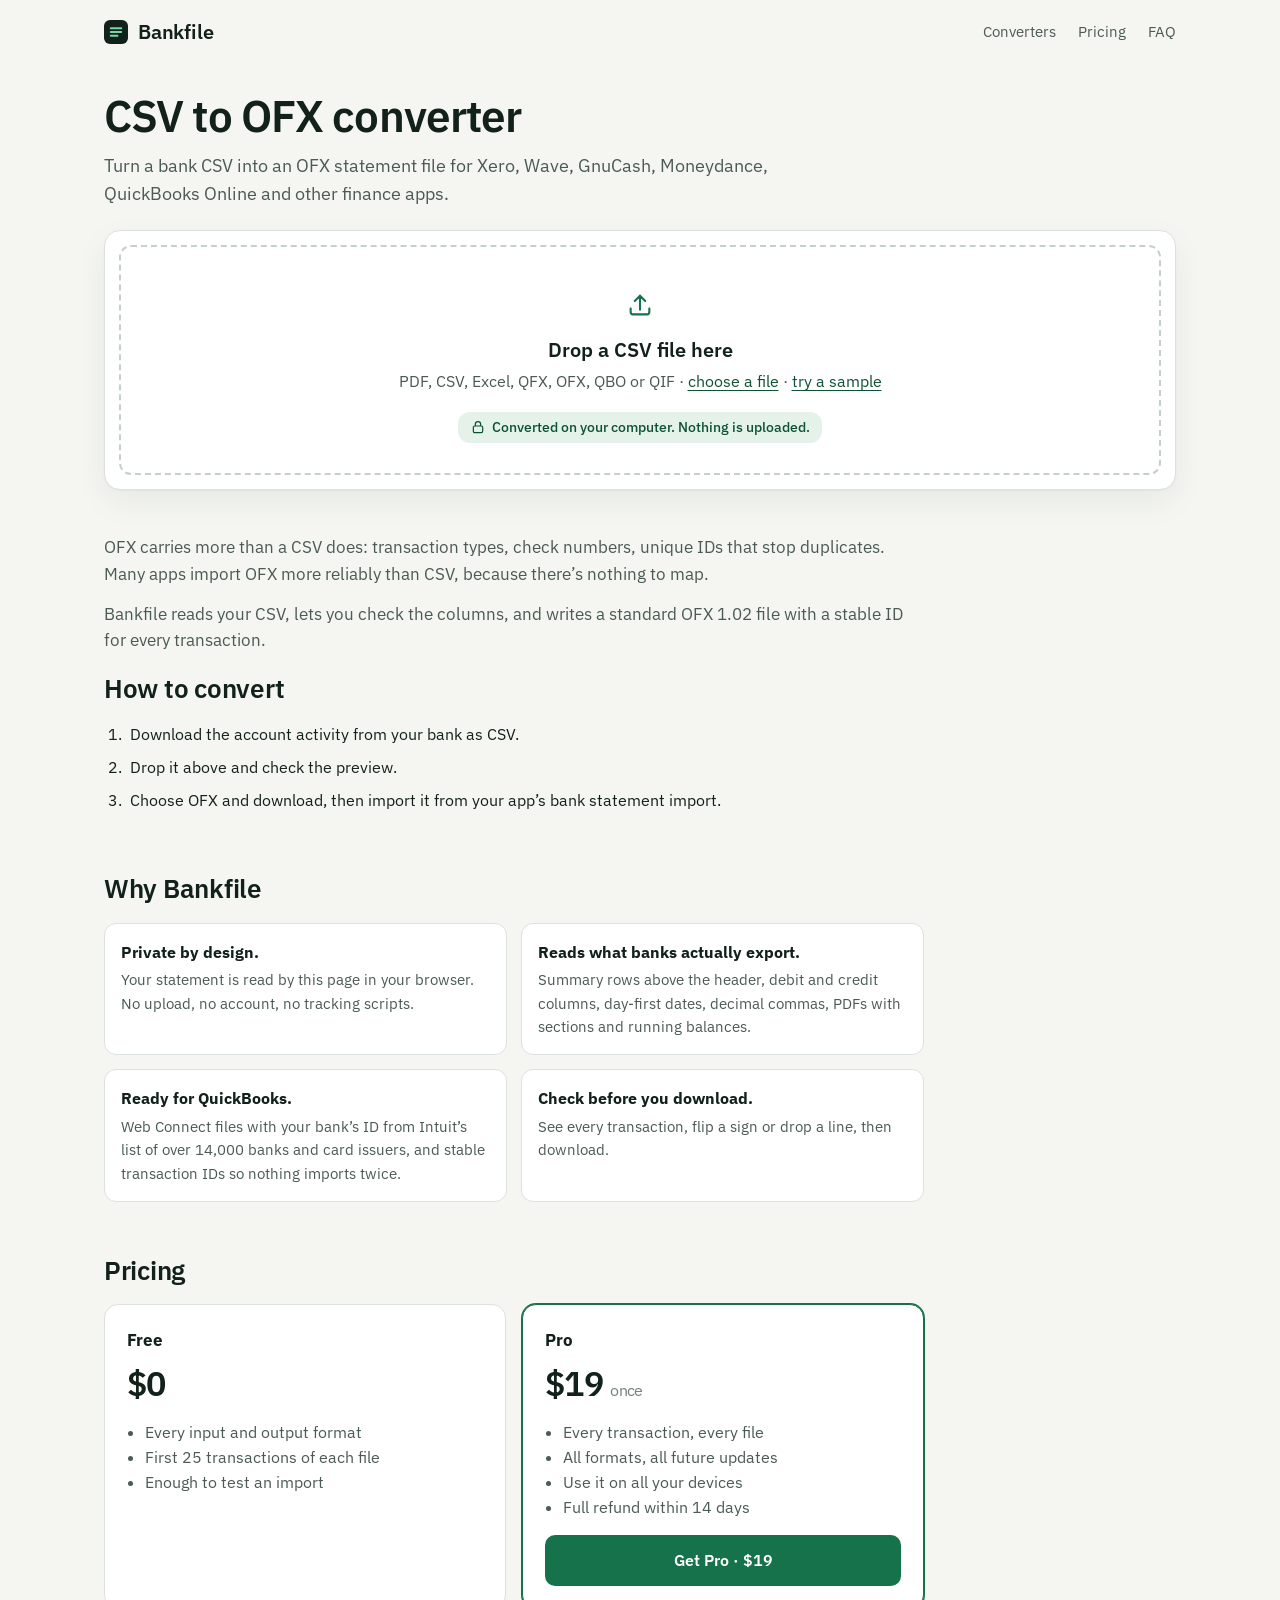
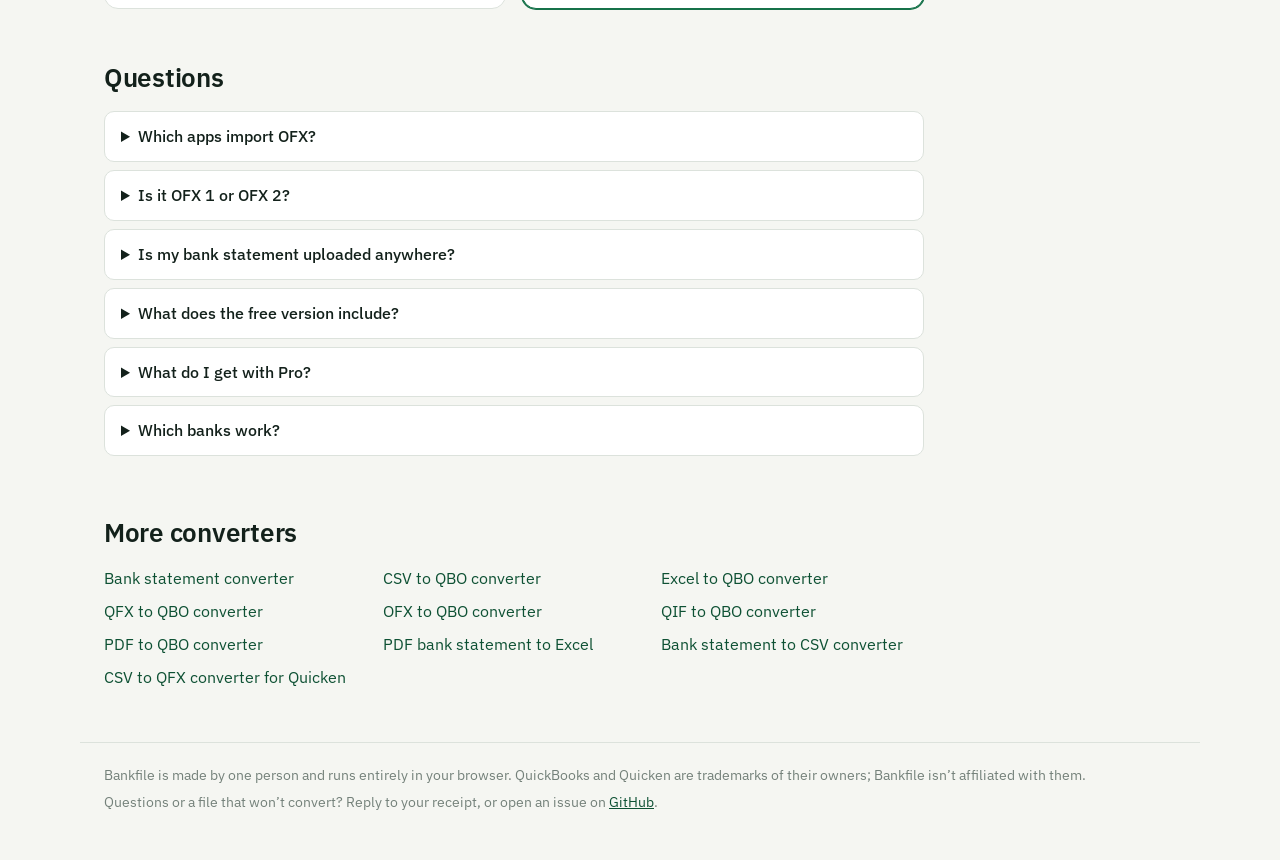
<file: csv-to-ofx/index.html>
<!doctype html>
<html lang="en">
<head>
<meta charset="utf-8">
<meta name="viewport" content="width=device-width, initial-scale=1">
<title>CSV to OFX Converter: Bank CSV to OFX for Xero, Wave, GnuCash | Bankfile</title>
<meta name="description" content="Convert bank CSV exports to OFX for Xero, Wave, GnuCash, Moneydance or QuickBooks Online. Detects columns automatically. Runs in your browser.">
<link rel="canonical" href="https://vl3.github.io/bankfile/csv-to-ofx/">
<meta property="og:title" content="CSV to OFX Converter: Bank CSV to OFX for Xero, Wave, GnuCash | Bankfile">
<meta property="og:description" content="Convert bank CSV exports to OFX for Xero, Wave, GnuCash, Moneydance or QuickBooks Online. Detects columns automatically. Runs in your browser.">
<meta property="og:url" content="https://vl3.github.io/bankfile/csv-to-ofx/">
<meta property="og:type" content="website">
<meta property="og:image" content="https://vl3.github.io/bankfile/og.png">
<meta name="twitter:card" content="summary_large_image">
<link rel="icon" href="data:image/svg+xml,%3Csvg xmlns='http://www.w3.org/2000/svg' viewBox='0 0 32 32'%3E%3Crect width='32' height='32' rx='7' fill='%2313211b'/%3E%3Cpath d='M9 11h14M9 16h14M9 21h9' stroke='%2378d6a5' stroke-width='2.4' stroke-linecap='round'/%3E%3C/svg%3E">
<link rel="preconnect" href="https://fonts.googleapis.com">
<link rel="preconnect" href="https://fonts.gstatic.com" crossorigin>
<link href="https://fonts.googleapis.com/css2?family=IBM+Plex+Mono:wght@400;500&family=IBM+Plex+Sans:wght@400;500;600&display=swap" rel="stylesheet">
<link href="../styles.css" rel="stylesheet">
<script type="application/ld+json">[{"@context":"https://schema.org","@type":"SoftwareApplication","name":"Bankfile","url":"https://vl3.github.io/bankfile/","applicationCategory":"FinanceApplication","operatingSystem":"Any (web browser)","description":"Convert bank CSV exports to OFX for Xero, Wave, GnuCash, Moneydance or QuickBooks Online. Detects columns automatically. Runs in your browser.","offers":[{"@type":"Offer","price":"0","priceCurrency":"USD","name":"Free"},{"@type":"Offer","price":"19","priceCurrency":"USD","name":"Pro"}]},{"@context":"https://schema.org","@type":"FAQPage","mainEntity":[{"@type":"Question","name":"Which apps import OFX?","acceptedAnswer":{"@type":"Answer","text":"Xero, Wave, GnuCash, Moneydance, Banktivity and QuickBooks Online, among others. QuickBooks Desktop needs QBO instead."}},{"@type":"Question","name":"Is it OFX 1 or OFX 2?","acceptedAnswer":{"@type":"Answer","text":"OFX 1.02, the widely supported SGML version."}},{"@type":"Question","name":"Is my bank statement uploaded anywhere?","acceptedAnswer":{"@type":"Answer","text":"No. Bankfile reads and converts the file inside your browser, with the code on this page. There is no server that receives it, no account and no tracking script. Open your browser’s network panel while you convert and you’ll see the file never leaves your computer."}},{"@type":"Question","name":"What does the free version include?","acceptedAnswer":{"@type":"Answer","text":"Every format and every feature for the first 25 transactions of each file. That’s enough to test an import before you pay."}},{"@type":"Question","name":"What do I get with Pro?","acceptedAnswer":{"@type":"Answer","text":"Every transaction in every file, in every format, on all your devices, for $19 once. No subscription. If it doesn’t work for your files, reply to the Gumroad receipt within 14 days for a full refund."}},{"@type":"Question","name":"Which banks work?","acceptedAnswer":{"@type":"Answer","text":"Any bank that gives you a CSV, Excel, QFX, OFX, QIF or text-based PDF statement. Column layouts, date formats and number formats are detected for you, and you can correct them before downloading."}}]}]</script>
</head>
<body data-in="csv" data-out="ofx">
<header class="top">
  <a class="brand" href="../">Bankfile</a>
  <nav><a href="#converters">Converters</a><a href="#pricing">Pricing</a><a href="#faq">FAQ</a></nav>
</header>

<main>
<section class="hero">
  <h1>CSV to OFX converter</h1>
  <p class="lede">Turn a bank CSV into an OFX statement file for Xero, Wave, GnuCash, Moneydance, QuickBooks Online and other finance apps.</p>
</section>

<section class="tool" id="tool" aria-label="Converter">
  <div class="drop" id="drop" tabindex="0" role="button" aria-label="Choose a CSV file to convert">
    <input type="file" id="file" accept=".csv,.txt,.tsv,.xlsx,.xls,.ods,.pdf,.qfx,.ofx,.qbo,.qif" hidden>
    <div class="drop-hit"><svg viewBox="0 0 24 24" width="28" height="28" aria-hidden="true"><path d="M12 16V4m0 0-4.5 4.5M12 4l4.5 4.5M4 15v3a2 2 0 0 0 2 2h12a2 2 0 0 0 2-2v-3" fill="none" stroke="currentColor" stroke-width="1.8" stroke-linecap="round" stroke-linejoin="round"/></svg>
      <p class="drop-title">Drop a CSV file here</p>
    </div>
    <p class="drop-sub">PDF, CSV, Excel, QFX, OFX, QBO or QIF &middot; <button type="button" class="link" id="pick">choose a file</button> &middot; <button type="button" class="link" id="sample">try a sample</button></p>
    <p class="private"><svg viewBox="0 0 24 24" width="16" height="16" aria-hidden="true"><rect x="5" y="10.5" width="14" height="10" rx="2" fill="none" stroke="currentColor" stroke-width="1.8"/><path d="M8 10.5V8a4 4 0 0 1 8 0v2.5" fill="none" stroke="currentColor" stroke-width="1.8"/></svg> Converted on your computer. Nothing is uploaded.</p>
    <p class="busy" id="busy" role="status" hidden></p>
    <p class="error" id="error" role="alert" hidden></p>
  </div>

  <div class="work" id="work" hidden>
    <div class="work-head">
      <p class="file"><b id="fileName"></b></p>
      <button type="button" class="link" id="reset">Convert another file</button>
    </div>
    <p class="notice" id="notice" role="status" hidden></p>
    <div class="mapping" id="mapping" hidden></div>
    <div class="work-grid">
      <div class="preview">
        <p class="stats" id="stats"></p>
        <div class="tablewrap">
          <table>
            <thead><tr><th>Date</th><th>Description</th><th class="a">Amount</th><th class="x"><span class="sr">Remove</span></th></tr></thead>
            <tbody id="rows"></tbody>
          </table>
        </div>
        <p class="more" id="more"></p>
      </div>
      <aside class="out">
        <p class="label" id="fmtLabel">Convert to</p>
        <div class="formats" id="formats" role="radiogroup" aria-labelledby="fmtLabel"></div>
        <div id="acctFields">
          <label class="field">Account type
            <select id="kind"><option value="checking">Checking</option><option value="savings">Savings</option><option value="creditcard">Credit card</option></select>
          </label>
          <div class="field bank" id="bankField">
            <label for="bank">Bank</label>
            <input id="bank" type="text" autocomplete="off" spellcheck="false" role="combobox" aria-controls="bankList" aria-expanded="false" aria-autocomplete="list">
            <ul id="bankList" role="listbox" hidden></ul>
            <p class="fine">QuickBooks and Quicken check this. Pick your bank, or keep Wells Fargo, which they recognize.</p>
          </div>
          <label class="field" id="idField">Account number
            <input id="acctId" type="text" inputmode="numeric" autocomplete="off" placeholder="1001">
            <span class="fine">Any number. Use a different one for each account.</span>
          </label>
        </div>
        <button type="button" class="cta" id="download">Download</button>
        <p class="fine center" id="limitNote"></p>
        <div class="upsell" id="upsell">
          <p id="upsellText"></p>
          <a class="cta alt" data-buy href="#pricing">Unlock Pro &middot; $19 once</a>
          <details class="license">
            <summary>Already bought? Enter your license key</summary>
            <form class="license-form"><input type="text" placeholder="License key" aria-label="License key" autocomplete="off" spellcheck="false"><button type="submit">Unlock</button></form>
            <p class="msg" role="status" aria-live="polite"></p>
          </details>
        </div>
      </aside>
    </div>
  </div>
</section>

<section class="info">
  <div class="prose"><p>OFX carries more than a CSV does: transaction types, check numbers, unique IDs that stop duplicates. Many apps import OFX more reliably than CSV, because there’s nothing to map.</p><p>Bankfile reads your CSV, lets you check the columns, and writes a standard OFX 1.02 file with a stable ID for every transaction.</p></div>
  <h2>How to convert</h2>
  <ol class="steps"><li>Download the account activity from your bank as CSV.</li><li>Drop it above and check the preview.</li><li>Choose OFX and download, then import it from your app’s bank statement import.</li></ol>
</section>

<section class="info">
  <h2>Why Bankfile</h2>
  <ul class="features">
    <li><b>Private by design.</b> Your statement is read by this page in your browser. No upload, no account, no tracking scripts.</li>
    <li><b>Reads what banks actually export.</b> Summary rows above the header, debit and credit columns, day-first dates, decimal commas, PDFs with sections and running balances.</li>
    <li><b>Ready for QuickBooks.</b> Web Connect files with your bank’s ID from Intuit’s list of over 14,000 banks and card issuers, and stable transaction IDs so nothing imports twice.</li>
    <li><b>Check before you download.</b> See every transaction, flip a sign or drop a line, then download.</li>
  </ul>
</section>

<section class="info" id="pricing">
  <h2>Pricing</h2>
  <div class="plans">
    <div class="plan">
      <h3>Free</h3>
      <p class="price">$0</p>
      <ul><li>Every input and output format</li><li>First 25 transactions of each file</li><li>Enough to test an import</li></ul>
    </div>
    <div class="plan pro">
      <h3>Pro</h3>
      <p class="price">$19 <span>once</span></p>
      <ul><li>Every transaction, every file</li><li>All formats, all future updates</li><li>Use it on all your devices</li><li>Full refund within 14 days</li></ul>
      <a class="cta" data-buy href="#pricing">Get Pro &middot; $19</a>
      <p class="fine center" data-pro hidden>Pro is unlocked on this browser. Thank you!</p>
    </div>
  </div>
</section>

<section class="info" id="faq">
  <h2>Questions</h2>
  <details><summary>Which apps import OFX?</summary><p>Xero, Wave, GnuCash, Moneydance, Banktivity and QuickBooks Online, among others. QuickBooks Desktop needs QBO instead.</p></details>
  <details><summary>Is it OFX 1 or OFX 2?</summary><p>OFX 1.02, the widely supported SGML version.</p></details>
  <details><summary>Is my bank statement uploaded anywhere?</summary><p>No. Bankfile reads and converts the file inside your browser, with the code on this page. There is no server that receives it, no account and no tracking script. Open your browser’s network panel while you convert and you’ll see the file never leaves your computer.</p></details>
  <details><summary>What does the free version include?</summary><p>Every format and every feature for the first 25 transactions of each file. That’s enough to test an import before you pay.</p></details>
  <details><summary>What do I get with Pro?</summary><p>Every transaction in every file, in every format, on all your devices, for $19 once. No subscription. If it doesn’t work for your files, reply to the Gumroad receipt within 14 days for a full refund.</p></details>
  <details><summary>Which banks work?</summary><p>Any bank that gives you a CSV, Excel, QFX, OFX, QIF or text-based PDF statement. Column layouts, date formats and number formats are detected for you, and you can correct them before downloading.</p></details>
</section>

<section class="info" id="converters">
  <h2>More converters</h2>
  <ul class="related"><li><a href="../">Bank statement converter</a></li><li><a href="../csv-to-qbo/">CSV to QBO converter</a></li><li><a href="../excel-to-qbo/">Excel to QBO converter</a></li><li><a href="../qfx-to-qbo/">QFX to QBO converter</a></li><li><a href="../ofx-to-qbo/">OFX to QBO converter</a></li><li><a href="../qif-to-qbo/">QIF to QBO converter</a></li><li><a href="../pdf-to-qbo/">PDF to QBO converter</a></li><li><a href="../bank-statement-to-excel/">PDF bank statement to Excel</a></li><li><a href="../bank-statement-to-csv/">Bank statement to CSV converter</a></li><li><a href="../csv-to-qfx/">CSV to QFX converter for Quicken</a></li></ul>
</section>
</main>

<footer class="foot">
  <p>Bankfile is made by one person and runs entirely in your browser. QuickBooks and Quicken are trademarks of their owners; Bankfile isn’t affiliated with them.</p>
  <p>Questions or a file that won’t convert? Reply to your receipt, or open an issue on <a href="https://github.com/vl3/bankfile">GitHub</a>.</p>
</footer>

<script src="../core.js"></script>
<script src="../app.js"></script>
</body>
</html>
</file>
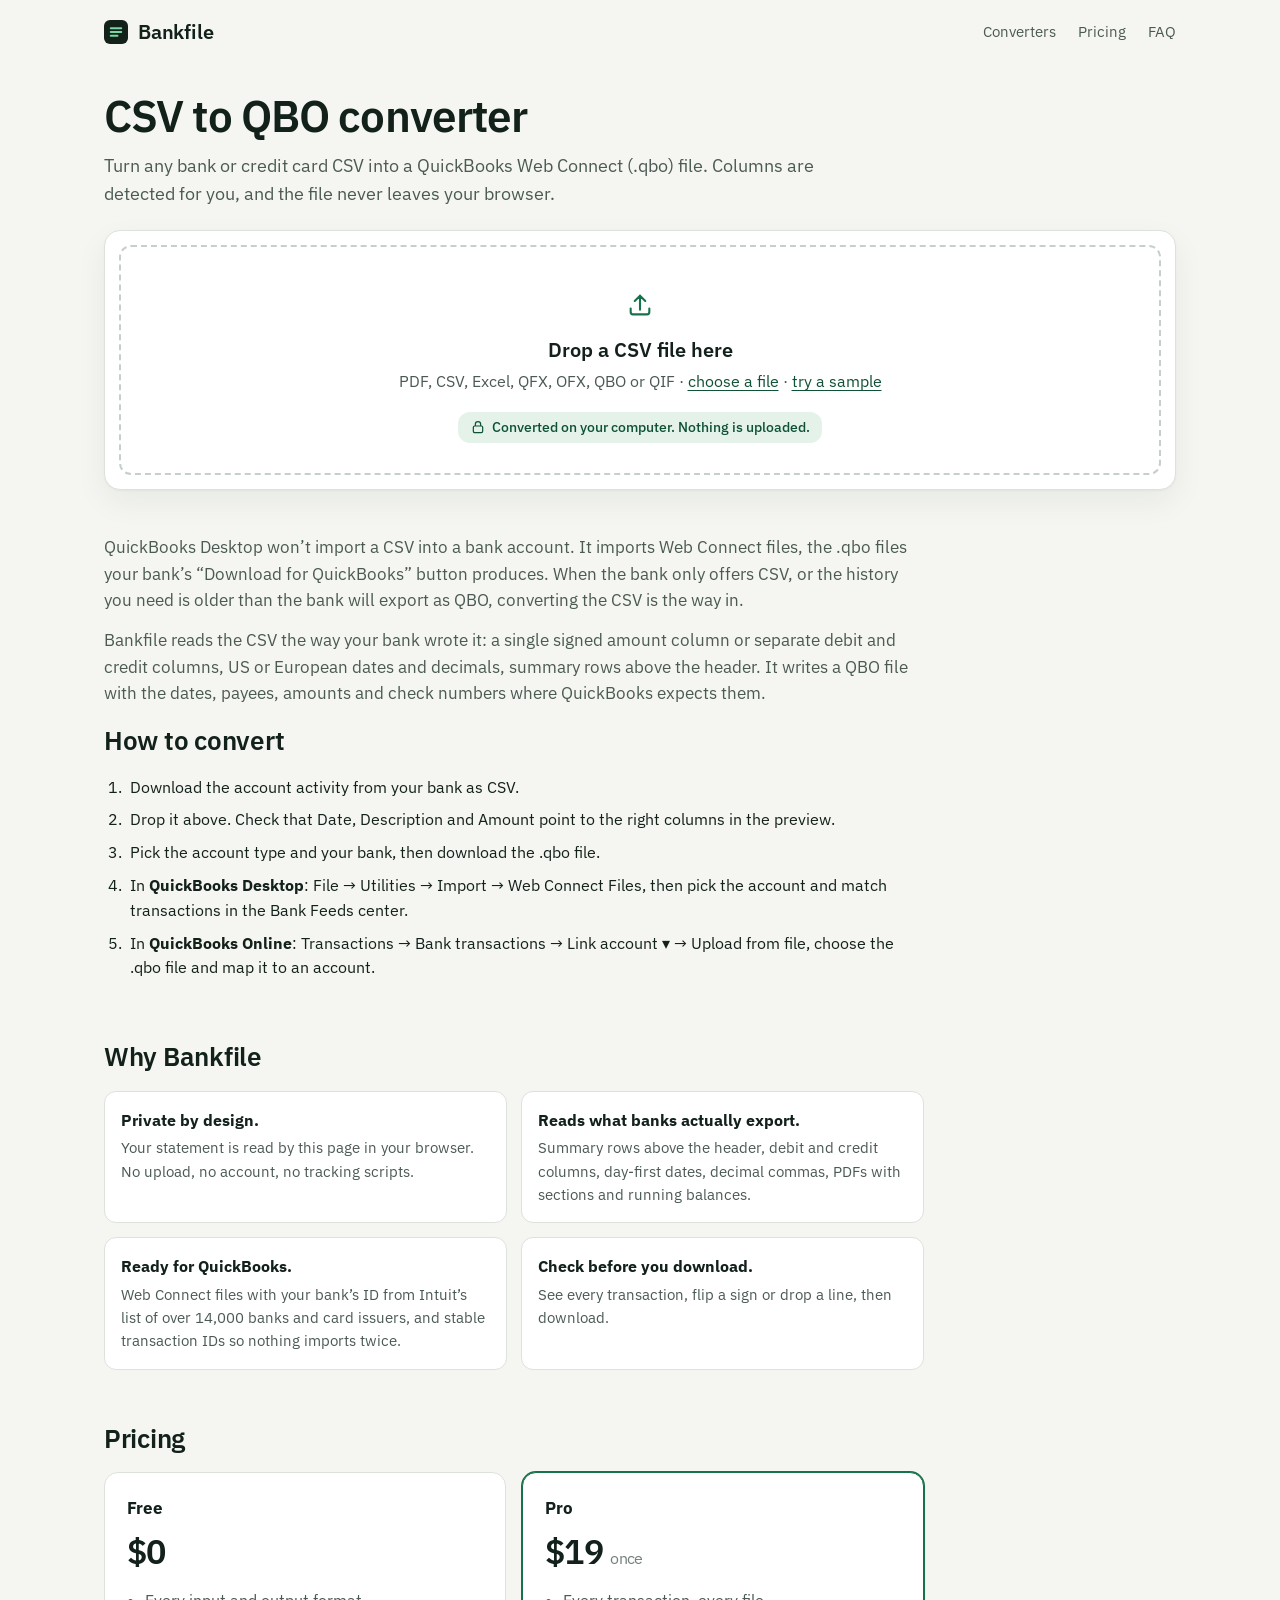
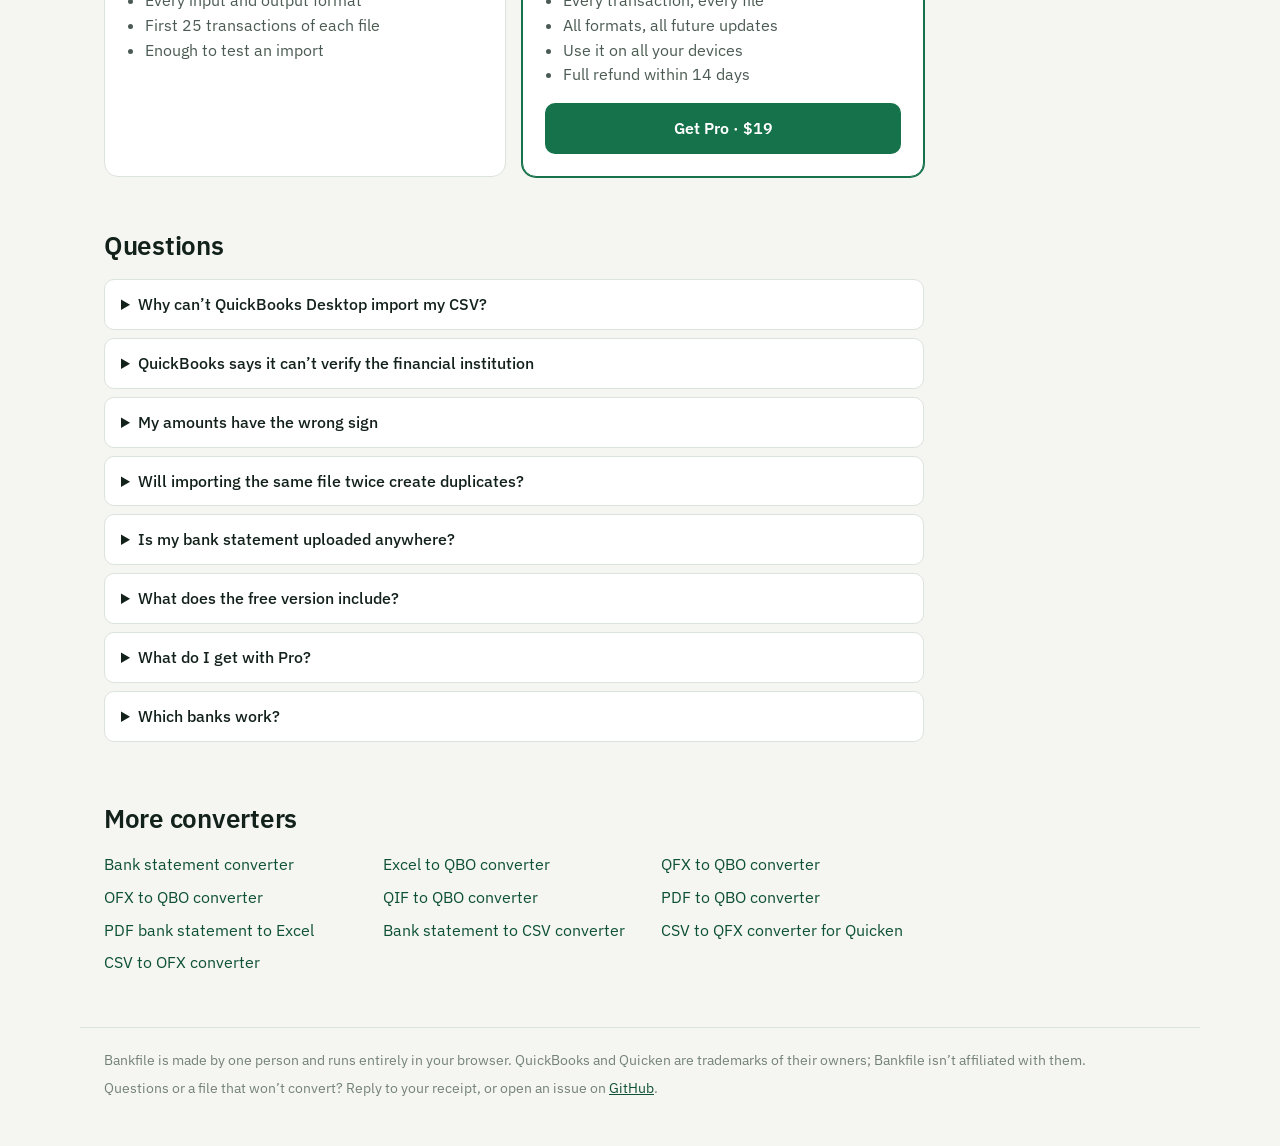
<file: csv-to-qbo/index.html>
<!doctype html>
<html lang="en">
<head>
<meta charset="utf-8">
<meta name="viewport" content="width=device-width, initial-scale=1">
<title>CSV to QBO Converter: Import Bank CSV into QuickBooks | Bankfile</title>
<meta name="description" content="Convert a bank or credit card CSV to a QuickBooks Web Connect (.qbo) file. Columns detected automatically. Free for 25 transactions; runs in your browser.">
<link rel="canonical" href="https://vl3.github.io/bankfile/csv-to-qbo/">
<meta property="og:title" content="CSV to QBO Converter: Import Bank CSV into QuickBooks | Bankfile">
<meta property="og:description" content="Convert a bank or credit card CSV to a QuickBooks Web Connect (.qbo) file. Columns detected automatically. Free for 25 transactions; runs in your browser.">
<meta property="og:url" content="https://vl3.github.io/bankfile/csv-to-qbo/">
<meta property="og:type" content="website">
<meta property="og:image" content="https://vl3.github.io/bankfile/og.png">
<meta name="twitter:card" content="summary_large_image">
<link rel="icon" href="data:image/svg+xml,%3Csvg xmlns='http://www.w3.org/2000/svg' viewBox='0 0 32 32'%3E%3Crect width='32' height='32' rx='7' fill='%2313211b'/%3E%3Cpath d='M9 11h14M9 16h14M9 21h9' stroke='%2378d6a5' stroke-width='2.4' stroke-linecap='round'/%3E%3C/svg%3E">
<link rel="preconnect" href="https://fonts.googleapis.com">
<link rel="preconnect" href="https://fonts.gstatic.com" crossorigin>
<link href="https://fonts.googleapis.com/css2?family=IBM+Plex+Mono:wght@400;500&family=IBM+Plex+Sans:wght@400;500;600&display=swap" rel="stylesheet">
<link href="../styles.css" rel="stylesheet">
<script type="application/ld+json">[{"@context":"https://schema.org","@type":"SoftwareApplication","name":"Bankfile","url":"https://vl3.github.io/bankfile/","applicationCategory":"FinanceApplication","operatingSystem":"Any (web browser)","description":"Convert a bank or credit card CSV to a QuickBooks Web Connect (.qbo) file. Columns detected automatically. Free for 25 transactions; runs in your browser.","offers":[{"@type":"Offer","price":"0","priceCurrency":"USD","name":"Free"},{"@type":"Offer","price":"19","priceCurrency":"USD","name":"Pro"}]},{"@context":"https://schema.org","@type":"FAQPage","mainEntity":[{"@type":"Question","name":"Why can’t QuickBooks Desktop import my CSV?","acceptedAnswer":{"@type":"Answer","text":"QuickBooks Desktop brings bank transactions in through Web Connect, and Web Connect only reads .qbo files. A CSV can go in through other routes, but not into the Bank Feeds center where you match and add transactions. Converting to QBO puts it there."}},{"@type":"Question","name":"QuickBooks says it can’t verify the financial institution","acceptedAnswer":{"@type":"Answer","text":"QuickBooks checks the bank ID inside the file (INTU.BID) against Intuit’s list of banks. Pick your bank in the converter. If yours isn’t listed, keep the default Wells Fargo ID (3000), which QuickBooks recognizes."}},{"@type":"Question","name":"My amounts have the wrong sign","acceptedAnswer":{"@type":"Answer","text":"In a QBO file, money leaving the account is negative. Some card exports list purchases as positive numbers; Bankfile spots most of these and flips them, and you can tick Flip signs yourself, or click a single amount to flip just that one."}},{"@type":"Question","name":"Will importing the same file twice create duplicates?","acceptedAnswer":{"@type":"Answer","text":"No. Each transaction gets a stable ID made from its date, amount and payee, so QuickBooks recognizes transactions it has already downloaded."}},{"@type":"Question","name":"Is my bank statement uploaded anywhere?","acceptedAnswer":{"@type":"Answer","text":"No. Bankfile reads and converts the file inside your browser, with the code on this page. There is no server that receives it, no account and no tracking script. Open your browser’s network panel while you convert and you’ll see the file never leaves your computer."}},{"@type":"Question","name":"What does the free version include?","acceptedAnswer":{"@type":"Answer","text":"Every format and every feature for the first 25 transactions of each file. That’s enough to test an import before you pay."}},{"@type":"Question","name":"What do I get with Pro?","acceptedAnswer":{"@type":"Answer","text":"Every transaction in every file, in every format, on all your devices, for $19 once. No subscription. If it doesn’t work for your files, reply to the Gumroad receipt within 14 days for a full refund."}},{"@type":"Question","name":"Which banks work?","acceptedAnswer":{"@type":"Answer","text":"Any bank that gives you a CSV, Excel, QFX, OFX, QIF or text-based PDF statement. Column layouts, date formats and number formats are detected for you, and you can correct them before downloading."}}]}]</script>
</head>
<body data-in="csv" data-out="qbo">
<header class="top">
  <a class="brand" href="../">Bankfile</a>
  <nav><a href="#converters">Converters</a><a href="#pricing">Pricing</a><a href="#faq">FAQ</a></nav>
</header>

<main>
<section class="hero">
  <h1>CSV to QBO converter</h1>
  <p class="lede">Turn any bank or credit card CSV into a QuickBooks Web Connect (.qbo) file. Columns are detected for you, and the file never leaves your browser.</p>
</section>

<section class="tool" id="tool" aria-label="Converter">
  <div class="drop" id="drop" tabindex="0" role="button" aria-label="Choose a CSV file to convert">
    <input type="file" id="file" accept=".csv,.txt,.tsv,.xlsx,.xls,.ods,.pdf,.qfx,.ofx,.qbo,.qif" hidden>
    <div class="drop-hit"><svg viewBox="0 0 24 24" width="28" height="28" aria-hidden="true"><path d="M12 16V4m0 0-4.5 4.5M12 4l4.5 4.5M4 15v3a2 2 0 0 0 2 2h12a2 2 0 0 0 2-2v-3" fill="none" stroke="currentColor" stroke-width="1.8" stroke-linecap="round" stroke-linejoin="round"/></svg>
      <p class="drop-title">Drop a CSV file here</p>
    </div>
    <p class="drop-sub">PDF, CSV, Excel, QFX, OFX, QBO or QIF &middot; <button type="button" class="link" id="pick">choose a file</button> &middot; <button type="button" class="link" id="sample">try a sample</button></p>
    <p class="private"><svg viewBox="0 0 24 24" width="16" height="16" aria-hidden="true"><rect x="5" y="10.5" width="14" height="10" rx="2" fill="none" stroke="currentColor" stroke-width="1.8"/><path d="M8 10.5V8a4 4 0 0 1 8 0v2.5" fill="none" stroke="currentColor" stroke-width="1.8"/></svg> Converted on your computer. Nothing is uploaded.</p>
    <p class="busy" id="busy" role="status" hidden></p>
    <p class="error" id="error" role="alert" hidden></p>
  </div>

  <div class="work" id="work" hidden>
    <div class="work-head">
      <p class="file"><b id="fileName"></b></p>
      <button type="button" class="link" id="reset">Convert another file</button>
    </div>
    <p class="notice" id="notice" role="status" hidden></p>
    <div class="mapping" id="mapping" hidden></div>
    <div class="work-grid">
      <div class="preview">
        <p class="stats" id="stats"></p>
        <div class="tablewrap">
          <table>
            <thead><tr><th>Date</th><th>Description</th><th class="a">Amount</th><th class="x"><span class="sr">Remove</span></th></tr></thead>
            <tbody id="rows"></tbody>
          </table>
        </div>
        <p class="more" id="more"></p>
      </div>
      <aside class="out">
        <p class="label" id="fmtLabel">Convert to</p>
        <div class="formats" id="formats" role="radiogroup" aria-labelledby="fmtLabel"></div>
        <div id="acctFields">
          <label class="field">Account type
            <select id="kind"><option value="checking">Checking</option><option value="savings">Savings</option><option value="creditcard">Credit card</option></select>
          </label>
          <div class="field bank" id="bankField">
            <label for="bank">Bank</label>
            <input id="bank" type="text" autocomplete="off" spellcheck="false" role="combobox" aria-controls="bankList" aria-expanded="false" aria-autocomplete="list">
            <ul id="bankList" role="listbox" hidden></ul>
            <p class="fine">QuickBooks and Quicken check this. Pick your bank, or keep Wells Fargo, which they recognize.</p>
          </div>
          <label class="field" id="idField">Account number
            <input id="acctId" type="text" inputmode="numeric" autocomplete="off" placeholder="1001">
            <span class="fine">Any number. Use a different one for each account.</span>
          </label>
        </div>
        <button type="button" class="cta" id="download">Download</button>
        <p class="fine center" id="limitNote"></p>
        <div class="upsell" id="upsell">
          <p id="upsellText"></p>
          <a class="cta alt" data-buy href="#pricing">Unlock Pro &middot; $19 once</a>
          <details class="license">
            <summary>Already bought? Enter your license key</summary>
            <form class="license-form"><input type="text" placeholder="License key" aria-label="License key" autocomplete="off" spellcheck="false"><button type="submit">Unlock</button></form>
            <p class="msg" role="status" aria-live="polite"></p>
          </details>
        </div>
      </aside>
    </div>
  </div>
</section>

<section class="info">
  <div class="prose"><p>QuickBooks Desktop won’t import a CSV into a bank account. It imports Web Connect files, the .qbo files your bank’s “Download for QuickBooks” button produces. When the bank only offers CSV, or the history you need is older than the bank will export as QBO, converting the CSV is the way in.</p><p>Bankfile reads the CSV the way your bank wrote it: a single signed amount column or separate debit and credit columns, US or European dates and decimals, summary rows above the header. It writes a QBO file with the dates, payees, amounts and check numbers where QuickBooks expects them.</p></div>
  <h2>How to convert</h2>
  <ol class="steps"><li>Download the account activity from your bank as CSV.</li><li>Drop it above. Check that Date, Description and Amount point to the right columns in the preview.</li><li>Pick the account type and your bank, then download the .qbo file.</li><li>In <b>QuickBooks Desktop</b>: File → Utilities → Import → Web Connect Files, then pick the account and match transactions in the Bank Feeds center.</li><li>In <b>QuickBooks Online</b>: Transactions → Bank transactions → Link account ▾ → Upload from file, choose the .qbo file and map it to an account.</li></ol>
</section>

<section class="info">
  <h2>Why Bankfile</h2>
  <ul class="features">
    <li><b>Private by design.</b> Your statement is read by this page in your browser. No upload, no account, no tracking scripts.</li>
    <li><b>Reads what banks actually export.</b> Summary rows above the header, debit and credit columns, day-first dates, decimal commas, PDFs with sections and running balances.</li>
    <li><b>Ready for QuickBooks.</b> Web Connect files with your bank’s ID from Intuit’s list of over 14,000 banks and card issuers, and stable transaction IDs so nothing imports twice.</li>
    <li><b>Check before you download.</b> See every transaction, flip a sign or drop a line, then download.</li>
  </ul>
</section>

<section class="info" id="pricing">
  <h2>Pricing</h2>
  <div class="plans">
    <div class="plan">
      <h3>Free</h3>
      <p class="price">$0</p>
      <ul><li>Every input and output format</li><li>First 25 transactions of each file</li><li>Enough to test an import</li></ul>
    </div>
    <div class="plan pro">
      <h3>Pro</h3>
      <p class="price">$19 <span>once</span></p>
      <ul><li>Every transaction, every file</li><li>All formats, all future updates</li><li>Use it on all your devices</li><li>Full refund within 14 days</li></ul>
      <a class="cta" data-buy href="#pricing">Get Pro &middot; $19</a>
      <p class="fine center" data-pro hidden>Pro is unlocked on this browser. Thank you!</p>
    </div>
  </div>
</section>

<section class="info" id="faq">
  <h2>Questions</h2>
  <details><summary>Why can’t QuickBooks Desktop import my CSV?</summary><p>QuickBooks Desktop brings bank transactions in through Web Connect, and Web Connect only reads .qbo files. A CSV can go in through other routes, but not into the Bank Feeds center where you match and add transactions. Converting to QBO puts it there.</p></details>
  <details><summary>QuickBooks says it can’t verify the financial institution</summary><p>QuickBooks checks the bank ID inside the file (INTU.BID) against Intuit’s list of banks. Pick your bank in the converter. If yours isn’t listed, keep the default Wells Fargo ID (3000), which QuickBooks recognizes.</p></details>
  <details><summary>My amounts have the wrong sign</summary><p>In a QBO file, money leaving the account is negative. Some card exports list purchases as positive numbers; Bankfile spots most of these and flips them, and you can tick Flip signs yourself, or click a single amount to flip just that one.</p></details>
  <details><summary>Will importing the same file twice create duplicates?</summary><p>No. Each transaction gets a stable ID made from its date, amount and payee, so QuickBooks recognizes transactions it has already downloaded.</p></details>
  <details><summary>Is my bank statement uploaded anywhere?</summary><p>No. Bankfile reads and converts the file inside your browser, with the code on this page. There is no server that receives it, no account and no tracking script. Open your browser’s network panel while you convert and you’ll see the file never leaves your computer.</p></details>
  <details><summary>What does the free version include?</summary><p>Every format and every feature for the first 25 transactions of each file. That’s enough to test an import before you pay.</p></details>
  <details><summary>What do I get with Pro?</summary><p>Every transaction in every file, in every format, on all your devices, for $19 once. No subscription. If it doesn’t work for your files, reply to the Gumroad receipt within 14 days for a full refund.</p></details>
  <details><summary>Which banks work?</summary><p>Any bank that gives you a CSV, Excel, QFX, OFX, QIF or text-based PDF statement. Column layouts, date formats and number formats are detected for you, and you can correct them before downloading.</p></details>
</section>

<section class="info" id="converters">
  <h2>More converters</h2>
  <ul class="related"><li><a href="../">Bank statement converter</a></li><li><a href="../excel-to-qbo/">Excel to QBO converter</a></li><li><a href="../qfx-to-qbo/">QFX to QBO converter</a></li><li><a href="../ofx-to-qbo/">OFX to QBO converter</a></li><li><a href="../qif-to-qbo/">QIF to QBO converter</a></li><li><a href="../pdf-to-qbo/">PDF to QBO converter</a></li><li><a href="../bank-statement-to-excel/">PDF bank statement to Excel</a></li><li><a href="../bank-statement-to-csv/">Bank statement to CSV converter</a></li><li><a href="../csv-to-qfx/">CSV to QFX converter for Quicken</a></li><li><a href="../csv-to-ofx/">CSV to OFX converter</a></li></ul>
</section>
</main>

<footer class="foot">
  <p>Bankfile is made by one person and runs entirely in your browser. QuickBooks and Quicken are trademarks of their owners; Bankfile isn’t affiliated with them.</p>
  <p>Questions or a file that won’t convert? Reply to your receipt, or open an issue on <a href="https://github.com/vl3/bankfile">GitHub</a>.</p>
</footer>

<script src="../core.js"></script>
<script src="../app.js"></script>
</body>
</html>
</file>
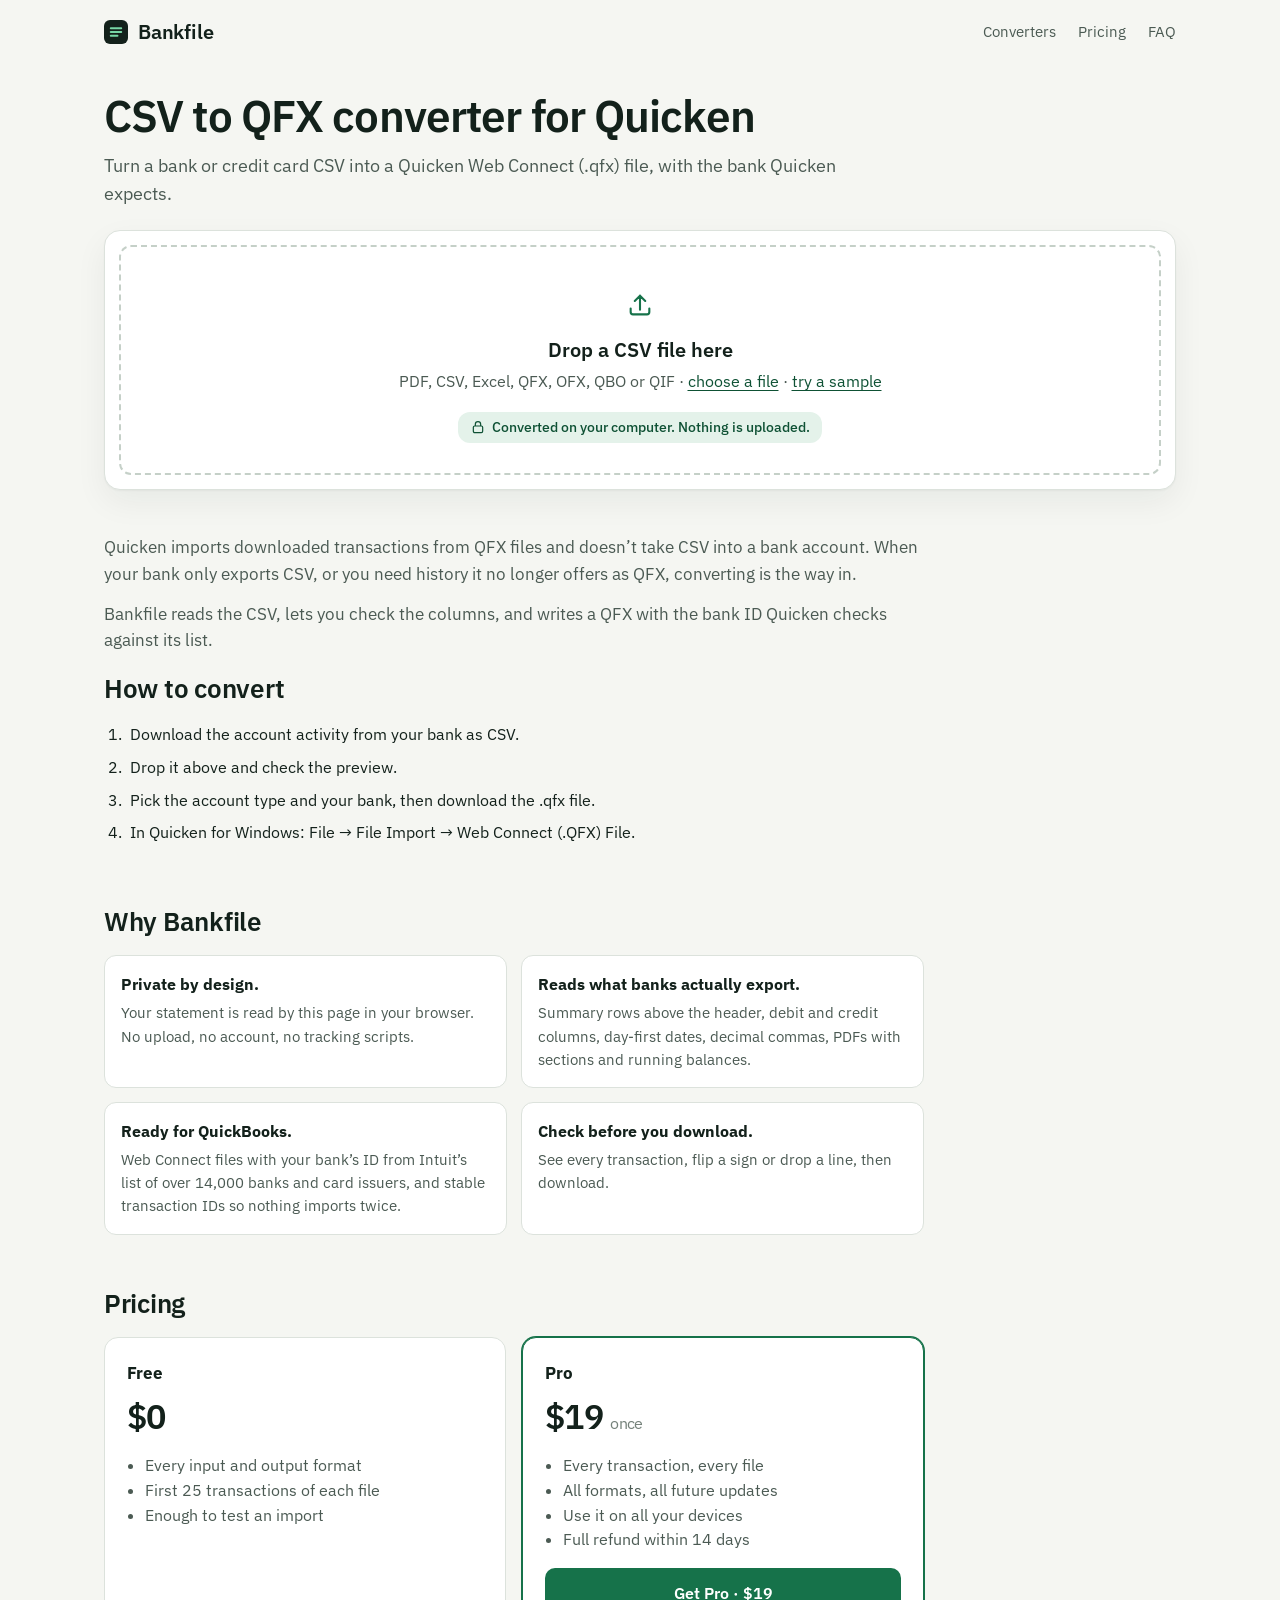
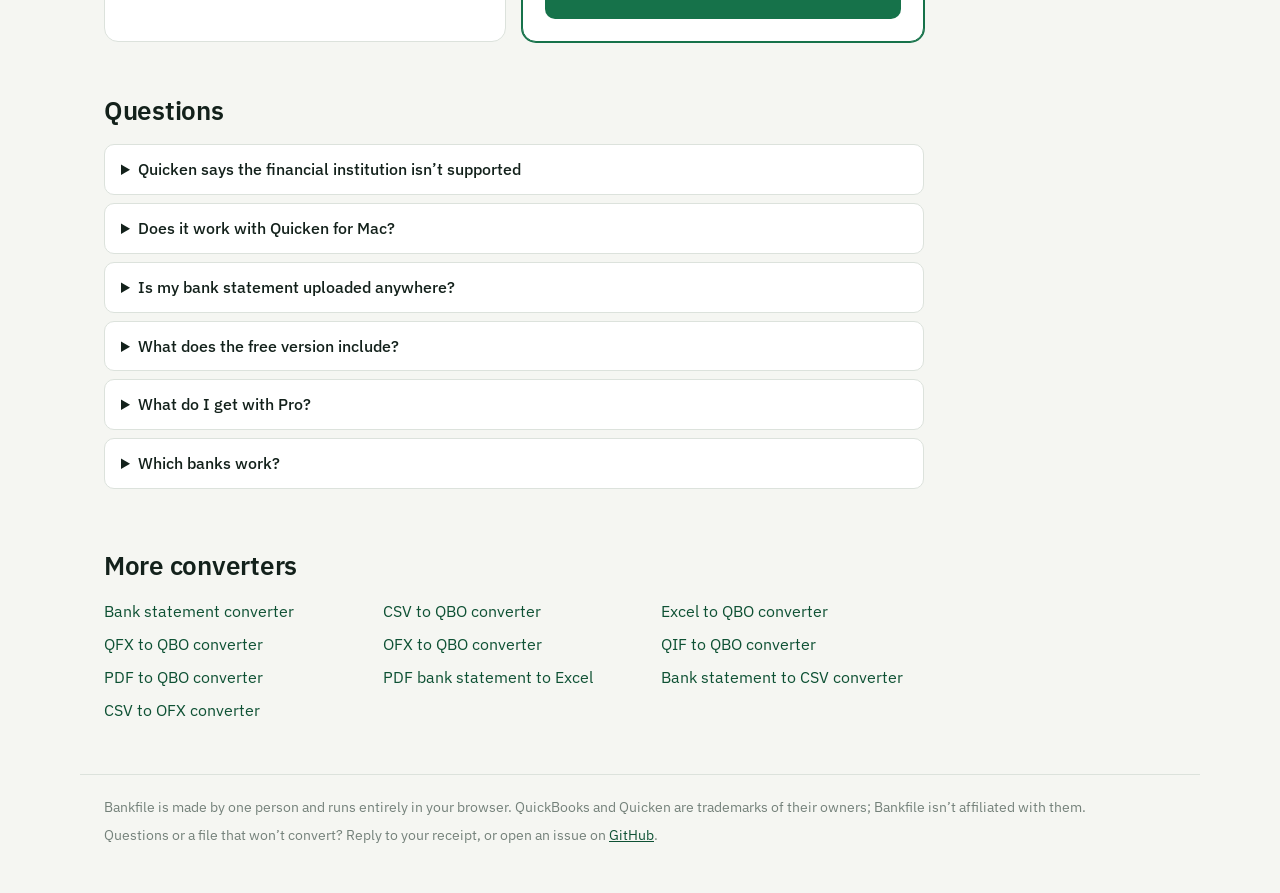
<file: csv-to-qfx/index.html>
<!doctype html>
<html lang="en">
<head>
<meta charset="utf-8">
<meta name="viewport" content="width=device-width, initial-scale=1">
<title>CSV to QFX Converter: Import CSV into Quicken | Bankfile</title>
<meta name="description" content="Convert bank CSV files to Quicken QFX (Web Connect). Detects columns and debits/credits, lets you pick your bank. Runs in your browser.">
<link rel="canonical" href="https://vl3.github.io/bankfile/csv-to-qfx/">
<meta property="og:title" content="CSV to QFX Converter: Import CSV into Quicken | Bankfile">
<meta property="og:description" content="Convert bank CSV files to Quicken QFX (Web Connect). Detects columns and debits/credits, lets you pick your bank. Runs in your browser.">
<meta property="og:url" content="https://vl3.github.io/bankfile/csv-to-qfx/">
<meta property="og:type" content="website">
<meta property="og:image" content="https://vl3.github.io/bankfile/og.png">
<meta name="twitter:card" content="summary_large_image">
<link rel="icon" href="data:image/svg+xml,%3Csvg xmlns='http://www.w3.org/2000/svg' viewBox='0 0 32 32'%3E%3Crect width='32' height='32' rx='7' fill='%2313211b'/%3E%3Cpath d='M9 11h14M9 16h14M9 21h9' stroke='%2378d6a5' stroke-width='2.4' stroke-linecap='round'/%3E%3C/svg%3E">
<link rel="preconnect" href="https://fonts.googleapis.com">
<link rel="preconnect" href="https://fonts.gstatic.com" crossorigin>
<link href="https://fonts.googleapis.com/css2?family=IBM+Plex+Mono:wght@400;500&family=IBM+Plex+Sans:wght@400;500;600&display=swap" rel="stylesheet">
<link href="../styles.css" rel="stylesheet">
<script type="application/ld+json">[{"@context":"https://schema.org","@type":"SoftwareApplication","name":"Bankfile","url":"https://vl3.github.io/bankfile/","applicationCategory":"FinanceApplication","operatingSystem":"Any (web browser)","description":"Convert bank CSV files to Quicken QFX (Web Connect). Detects columns and debits/credits, lets you pick your bank. Runs in your browser.","offers":[{"@type":"Offer","price":"0","priceCurrency":"USD","name":"Free"},{"@type":"Offer","price":"19","priceCurrency":"USD","name":"Pro"}]},{"@context":"https://schema.org","@type":"FAQPage","mainEntity":[{"@type":"Question","name":"Quicken says the financial institution isn’t supported","acceptedAnswer":{"@type":"Answer","text":"Quicken checks the bank ID in the file. Pick your own bank in the converter; if it isn’t listed, choose a large bank such as Wells Fargo (3000)."}},{"@type":"Question","name":"Does it work with Quicken for Mac?","acceptedAnswer":{"@type":"Answer","text":"Quicken for Mac imports QFX files too, from File → Import → Web Connect File."}},{"@type":"Question","name":"Is my bank statement uploaded anywhere?","acceptedAnswer":{"@type":"Answer","text":"No. Bankfile reads and converts the file inside your browser, with the code on this page. There is no server that receives it, no account and no tracking script. Open your browser’s network panel while you convert and you’ll see the file never leaves your computer."}},{"@type":"Question","name":"What does the free version include?","acceptedAnswer":{"@type":"Answer","text":"Every format and every feature for the first 25 transactions of each file. That’s enough to test an import before you pay."}},{"@type":"Question","name":"What do I get with Pro?","acceptedAnswer":{"@type":"Answer","text":"Every transaction in every file, in every format, on all your devices, for $19 once. No subscription. If it doesn’t work for your files, reply to the Gumroad receipt within 14 days for a full refund."}},{"@type":"Question","name":"Which banks work?","acceptedAnswer":{"@type":"Answer","text":"Any bank that gives you a CSV, Excel, QFX, OFX, QIF or text-based PDF statement. Column layouts, date formats and number formats are detected for you, and you can correct them before downloading."}}]}]</script>
</head>
<body data-in="csv" data-out="qfx">
<header class="top">
  <a class="brand" href="../">Bankfile</a>
  <nav><a href="#converters">Converters</a><a href="#pricing">Pricing</a><a href="#faq">FAQ</a></nav>
</header>

<main>
<section class="hero">
  <h1>CSV to QFX converter for Quicken</h1>
  <p class="lede">Turn a bank or credit card CSV into a Quicken Web Connect (.qfx) file, with the bank Quicken expects.</p>
</section>

<section class="tool" id="tool" aria-label="Converter">
  <div class="drop" id="drop" tabindex="0" role="button" aria-label="Choose a CSV file to convert">
    <input type="file" id="file" accept=".csv,.txt,.tsv,.xlsx,.xls,.ods,.pdf,.qfx,.ofx,.qbo,.qif" hidden>
    <div class="drop-hit"><svg viewBox="0 0 24 24" width="28" height="28" aria-hidden="true"><path d="M12 16V4m0 0-4.5 4.5M12 4l4.5 4.5M4 15v3a2 2 0 0 0 2 2h12a2 2 0 0 0 2-2v-3" fill="none" stroke="currentColor" stroke-width="1.8" stroke-linecap="round" stroke-linejoin="round"/></svg>
      <p class="drop-title">Drop a CSV file here</p>
    </div>
    <p class="drop-sub">PDF, CSV, Excel, QFX, OFX, QBO or QIF &middot; <button type="button" class="link" id="pick">choose a file</button> &middot; <button type="button" class="link" id="sample">try a sample</button></p>
    <p class="private"><svg viewBox="0 0 24 24" width="16" height="16" aria-hidden="true"><rect x="5" y="10.5" width="14" height="10" rx="2" fill="none" stroke="currentColor" stroke-width="1.8"/><path d="M8 10.5V8a4 4 0 0 1 8 0v2.5" fill="none" stroke="currentColor" stroke-width="1.8"/></svg> Converted on your computer. Nothing is uploaded.</p>
    <p class="busy" id="busy" role="status" hidden></p>
    <p class="error" id="error" role="alert" hidden></p>
  </div>

  <div class="work" id="work" hidden>
    <div class="work-head">
      <p class="file"><b id="fileName"></b></p>
      <button type="button" class="link" id="reset">Convert another file</button>
    </div>
    <p class="notice" id="notice" role="status" hidden></p>
    <div class="mapping" id="mapping" hidden></div>
    <div class="work-grid">
      <div class="preview">
        <p class="stats" id="stats"></p>
        <div class="tablewrap">
          <table>
            <thead><tr><th>Date</th><th>Description</th><th class="a">Amount</th><th class="x"><span class="sr">Remove</span></th></tr></thead>
            <tbody id="rows"></tbody>
          </table>
        </div>
        <p class="more" id="more"></p>
      </div>
      <aside class="out">
        <p class="label" id="fmtLabel">Convert to</p>
        <div class="formats" id="formats" role="radiogroup" aria-labelledby="fmtLabel"></div>
        <div id="acctFields">
          <label class="field">Account type
            <select id="kind"><option value="checking">Checking</option><option value="savings">Savings</option><option value="creditcard">Credit card</option></select>
          </label>
          <div class="field bank" id="bankField">
            <label for="bank">Bank</label>
            <input id="bank" type="text" autocomplete="off" spellcheck="false" role="combobox" aria-controls="bankList" aria-expanded="false" aria-autocomplete="list">
            <ul id="bankList" role="listbox" hidden></ul>
            <p class="fine">QuickBooks and Quicken check this. Pick your bank, or keep Wells Fargo, which they recognize.</p>
          </div>
          <label class="field" id="idField">Account number
            <input id="acctId" type="text" inputmode="numeric" autocomplete="off" placeholder="1001">
            <span class="fine">Any number. Use a different one for each account.</span>
          </label>
        </div>
        <button type="button" class="cta" id="download">Download</button>
        <p class="fine center" id="limitNote"></p>
        <div class="upsell" id="upsell">
          <p id="upsellText"></p>
          <a class="cta alt" data-buy href="#pricing">Unlock Pro &middot; $19 once</a>
          <details class="license">
            <summary>Already bought? Enter your license key</summary>
            <form class="license-form"><input type="text" placeholder="License key" aria-label="License key" autocomplete="off" spellcheck="false"><button type="submit">Unlock</button></form>
            <p class="msg" role="status" aria-live="polite"></p>
          </details>
        </div>
      </aside>
    </div>
  </div>
</section>

<section class="info">
  <div class="prose"><p>Quicken imports downloaded transactions from QFX files and doesn’t take CSV into a bank account. When your bank only exports CSV, or you need history it no longer offers as QFX, converting is the way in.</p><p>Bankfile reads the CSV, lets you check the columns, and writes a QFX with the bank ID Quicken checks against its list.</p></div>
  <h2>How to convert</h2>
  <ol class="steps"><li>Download the account activity from your bank as CSV.</li><li>Drop it above and check the preview.</li><li>Pick the account type and your bank, then download the .qfx file.</li><li>In Quicken for Windows: File → File Import → Web Connect (.QFX) File.</li></ol>
</section>

<section class="info">
  <h2>Why Bankfile</h2>
  <ul class="features">
    <li><b>Private by design.</b> Your statement is read by this page in your browser. No upload, no account, no tracking scripts.</li>
    <li><b>Reads what banks actually export.</b> Summary rows above the header, debit and credit columns, day-first dates, decimal commas, PDFs with sections and running balances.</li>
    <li><b>Ready for QuickBooks.</b> Web Connect files with your bank’s ID from Intuit’s list of over 14,000 banks and card issuers, and stable transaction IDs so nothing imports twice.</li>
    <li><b>Check before you download.</b> See every transaction, flip a sign or drop a line, then download.</li>
  </ul>
</section>

<section class="info" id="pricing">
  <h2>Pricing</h2>
  <div class="plans">
    <div class="plan">
      <h3>Free</h3>
      <p class="price">$0</p>
      <ul><li>Every input and output format</li><li>First 25 transactions of each file</li><li>Enough to test an import</li></ul>
    </div>
    <div class="plan pro">
      <h3>Pro</h3>
      <p class="price">$19 <span>once</span></p>
      <ul><li>Every transaction, every file</li><li>All formats, all future updates</li><li>Use it on all your devices</li><li>Full refund within 14 days</li></ul>
      <a class="cta" data-buy href="#pricing">Get Pro &middot; $19</a>
      <p class="fine center" data-pro hidden>Pro is unlocked on this browser. Thank you!</p>
    </div>
  </div>
</section>

<section class="info" id="faq">
  <h2>Questions</h2>
  <details><summary>Quicken says the financial institution isn’t supported</summary><p>Quicken checks the bank ID in the file. Pick your own bank in the converter; if it isn’t listed, choose a large bank such as Wells Fargo (3000).</p></details>
  <details><summary>Does it work with Quicken for Mac?</summary><p>Quicken for Mac imports QFX files too, from File → Import → Web Connect File.</p></details>
  <details><summary>Is my bank statement uploaded anywhere?</summary><p>No. Bankfile reads and converts the file inside your browser, with the code on this page. There is no server that receives it, no account and no tracking script. Open your browser’s network panel while you convert and you’ll see the file never leaves your computer.</p></details>
  <details><summary>What does the free version include?</summary><p>Every format and every feature for the first 25 transactions of each file. That’s enough to test an import before you pay.</p></details>
  <details><summary>What do I get with Pro?</summary><p>Every transaction in every file, in every format, on all your devices, for $19 once. No subscription. If it doesn’t work for your files, reply to the Gumroad receipt within 14 days for a full refund.</p></details>
  <details><summary>Which banks work?</summary><p>Any bank that gives you a CSV, Excel, QFX, OFX, QIF or text-based PDF statement. Column layouts, date formats and number formats are detected for you, and you can correct them before downloading.</p></details>
</section>

<section class="info" id="converters">
  <h2>More converters</h2>
  <ul class="related"><li><a href="../">Bank statement converter</a></li><li><a href="../csv-to-qbo/">CSV to QBO converter</a></li><li><a href="../excel-to-qbo/">Excel to QBO converter</a></li><li><a href="../qfx-to-qbo/">QFX to QBO converter</a></li><li><a href="../ofx-to-qbo/">OFX to QBO converter</a></li><li><a href="../qif-to-qbo/">QIF to QBO converter</a></li><li><a href="../pdf-to-qbo/">PDF to QBO converter</a></li><li><a href="../bank-statement-to-excel/">PDF bank statement to Excel</a></li><li><a href="../bank-statement-to-csv/">Bank statement to CSV converter</a></li><li><a href="../csv-to-ofx/">CSV to OFX converter</a></li></ul>
</section>
</main>

<footer class="foot">
  <p>Bankfile is made by one person and runs entirely in your browser. QuickBooks and Quicken are trademarks of their owners; Bankfile isn’t affiliated with them.</p>
  <p>Questions or a file that won’t convert? Reply to your receipt, or open an issue on <a href="https://github.com/vl3/bankfile">GitHub</a>.</p>
</footer>

<script src="../core.js"></script>
<script src="../app.js"></script>
</body>
</html>
</file>
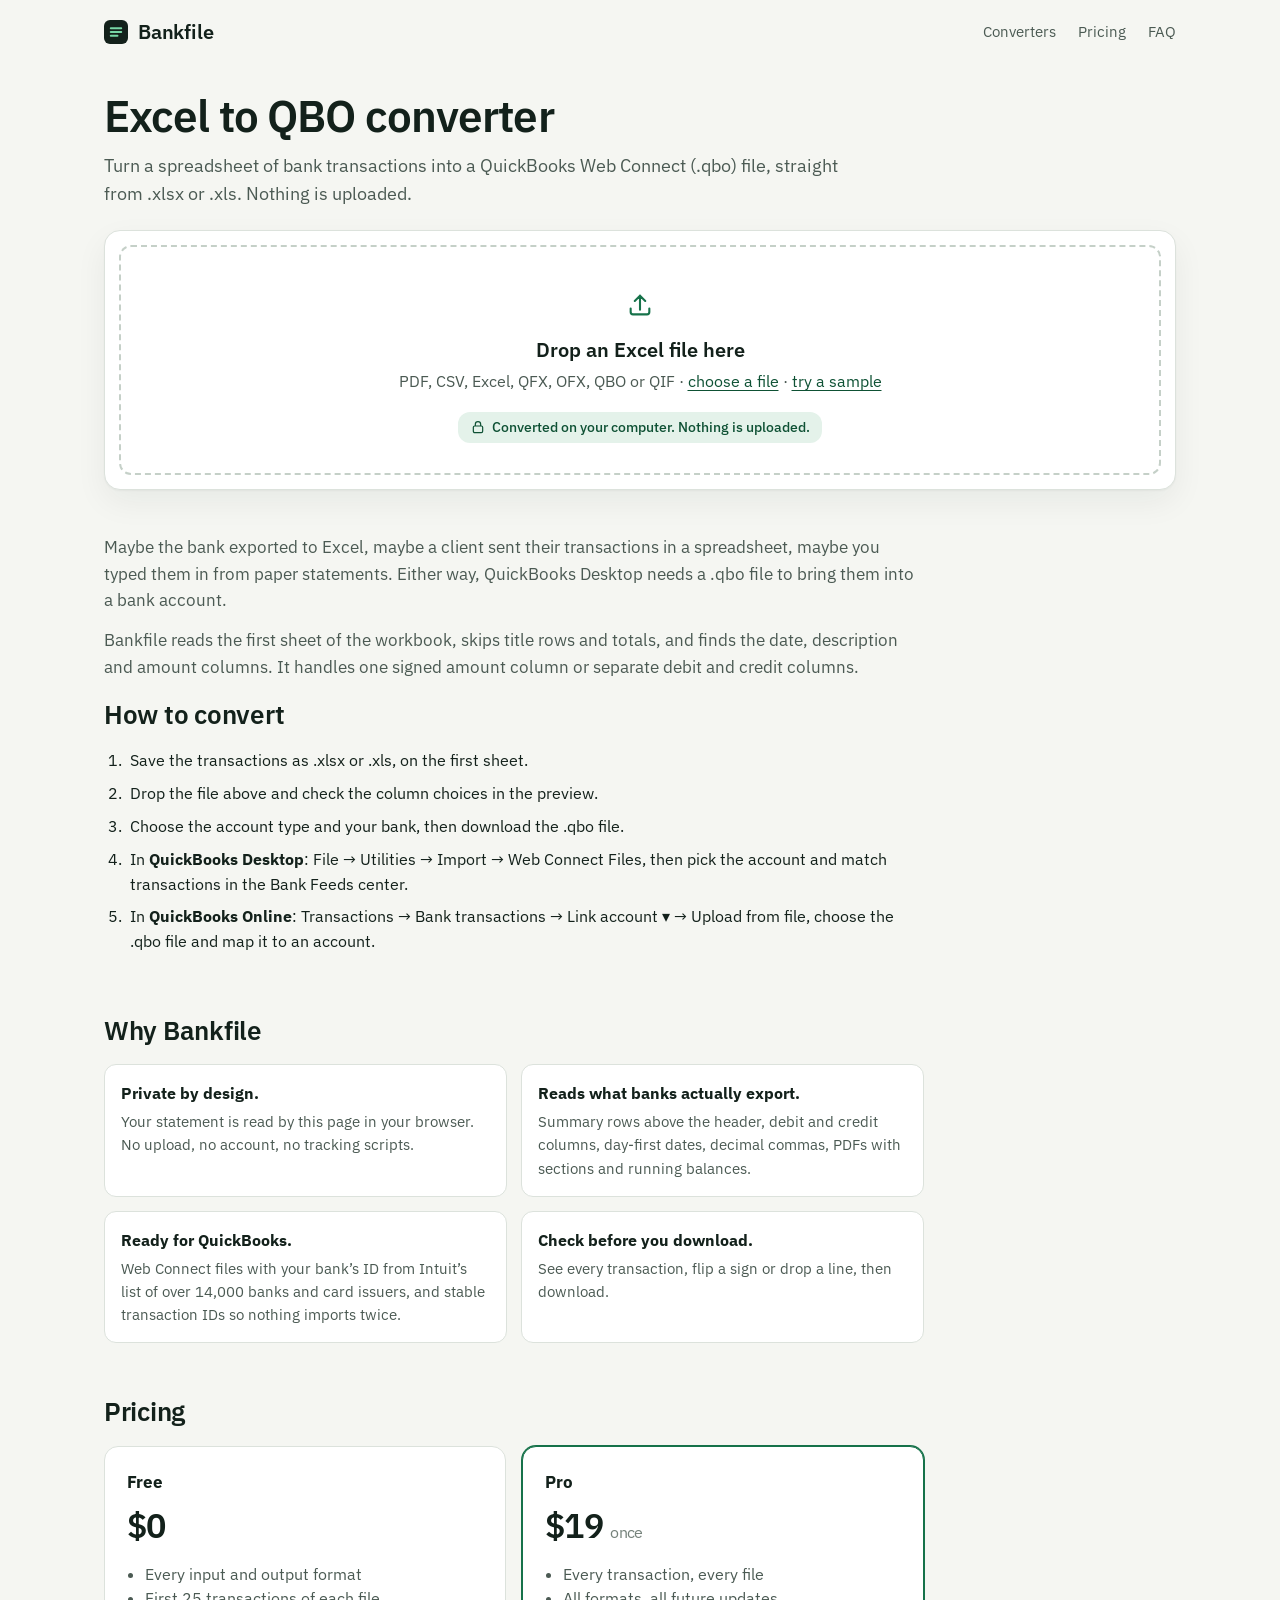
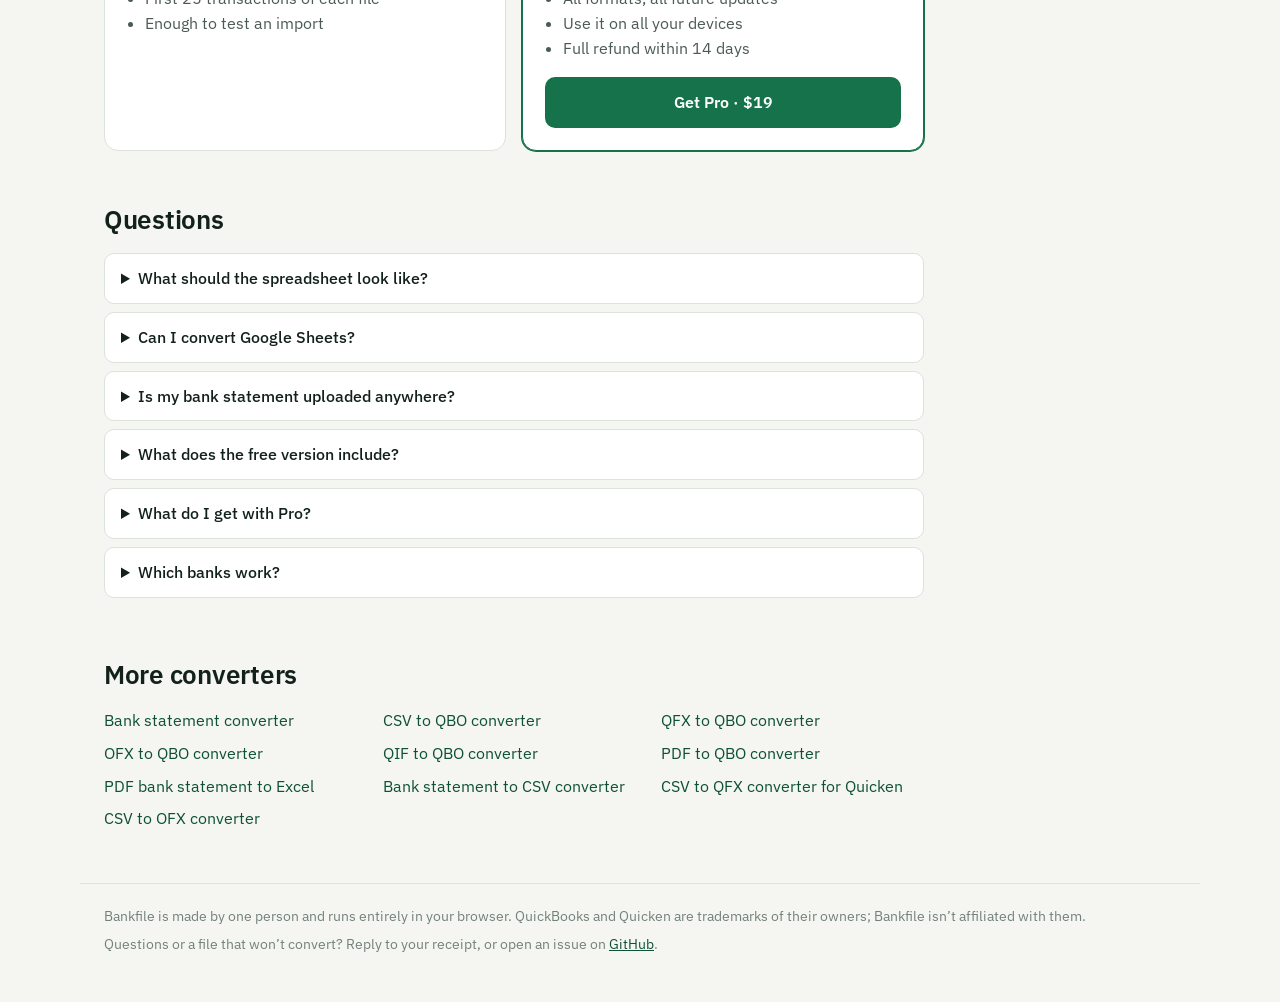
<file: excel-to-qbo/index.html>
<!doctype html>
<html lang="en">
<head>
<meta charset="utf-8">
<meta name="viewport" content="width=device-width, initial-scale=1">
<title>Excel to QBO Converter: XLSX to QuickBooks Web Connect | Bankfile</title>
<meta name="description" content="Convert an Excel (.xlsx or .xls) list of bank transactions into a QuickBooks .qbo file. Detects columns, dates and debits/credits. Runs in your browser.">
<link rel="canonical" href="https://vl3.github.io/bankfile/excel-to-qbo/">
<meta property="og:title" content="Excel to QBO Converter: XLSX to QuickBooks Web Connect | Bankfile">
<meta property="og:description" content="Convert an Excel (.xlsx or .xls) list of bank transactions into a QuickBooks .qbo file. Detects columns, dates and debits/credits. Runs in your browser.">
<meta property="og:url" content="https://vl3.github.io/bankfile/excel-to-qbo/">
<meta property="og:type" content="website">
<meta property="og:image" content="https://vl3.github.io/bankfile/og.png">
<meta name="twitter:card" content="summary_large_image">
<link rel="icon" href="data:image/svg+xml,%3Csvg xmlns='http://www.w3.org/2000/svg' viewBox='0 0 32 32'%3E%3Crect width='32' height='32' rx='7' fill='%2313211b'/%3E%3Cpath d='M9 11h14M9 16h14M9 21h9' stroke='%2378d6a5' stroke-width='2.4' stroke-linecap='round'/%3E%3C/svg%3E">
<link rel="preconnect" href="https://fonts.googleapis.com">
<link rel="preconnect" href="https://fonts.gstatic.com" crossorigin>
<link href="https://fonts.googleapis.com/css2?family=IBM+Plex+Mono:wght@400;500&family=IBM+Plex+Sans:wght@400;500;600&display=swap" rel="stylesheet">
<link href="../styles.css" rel="stylesheet">
<script type="application/ld+json">[{"@context":"https://schema.org","@type":"SoftwareApplication","name":"Bankfile","url":"https://vl3.github.io/bankfile/","applicationCategory":"FinanceApplication","operatingSystem":"Any (web browser)","description":"Convert an Excel (.xlsx or .xls) list of bank transactions into a QuickBooks .qbo file. Detects columns, dates and debits/credits. Runs in your browser.","offers":[{"@type":"Offer","price":"0","priceCurrency":"USD","name":"Free"},{"@type":"Offer","price":"19","priceCurrency":"USD","name":"Pro"}]},{"@context":"https://schema.org","@type":"FAQPage","mainEntity":[{"@type":"Question","name":"What should the spreadsheet look like?","acceptedAnswer":{"@type":"Answer","text":"One row per transaction with at least a date, a description and an amount (or debit and credit columns). A header row helps but isn’t required. Rows above the header and total rows without a date are skipped."}},{"@type":"Question","name":"Can I convert Google Sheets?","acceptedAnswer":{"@type":"Answer","text":"Yes. Use File → Download → Microsoft Excel (.xlsx) or Comma-separated values (.csv), then drop that file here."}},{"@type":"Question","name":"Is my bank statement uploaded anywhere?","acceptedAnswer":{"@type":"Answer","text":"No. Bankfile reads and converts the file inside your browser, with the code on this page. There is no server that receives it, no account and no tracking script. Open your browser’s network panel while you convert and you’ll see the file never leaves your computer."}},{"@type":"Question","name":"What does the free version include?","acceptedAnswer":{"@type":"Answer","text":"Every format and every feature for the first 25 transactions of each file. That’s enough to test an import before you pay."}},{"@type":"Question","name":"What do I get with Pro?","acceptedAnswer":{"@type":"Answer","text":"Every transaction in every file, in every format, on all your devices, for $19 once. No subscription. If it doesn’t work for your files, reply to the Gumroad receipt within 14 days for a full refund."}},{"@type":"Question","name":"Which banks work?","acceptedAnswer":{"@type":"Answer","text":"Any bank that gives you a CSV, Excel, QFX, OFX, QIF or text-based PDF statement. Column layouts, date formats and number formats are detected for you, and you can correct them before downloading."}}]}]</script>
</head>
<body data-in="xlsx" data-out="qbo">
<header class="top">
  <a class="brand" href="../">Bankfile</a>
  <nav><a href="#converters">Converters</a><a href="#pricing">Pricing</a><a href="#faq">FAQ</a></nav>
</header>

<main>
<section class="hero">
  <h1>Excel to QBO converter</h1>
  <p class="lede">Turn a spreadsheet of bank transactions into a QuickBooks Web Connect (.qbo) file, straight from .xlsx or .xls. Nothing is uploaded.</p>
</section>

<section class="tool" id="tool" aria-label="Converter">
  <div class="drop" id="drop" tabindex="0" role="button" aria-label="Choose an Excel file to convert">
    <input type="file" id="file" accept=".csv,.txt,.tsv,.xlsx,.xls,.ods,.pdf,.qfx,.ofx,.qbo,.qif" hidden>
    <div class="drop-hit"><svg viewBox="0 0 24 24" width="28" height="28" aria-hidden="true"><path d="M12 16V4m0 0-4.5 4.5M12 4l4.5 4.5M4 15v3a2 2 0 0 0 2 2h12a2 2 0 0 0 2-2v-3" fill="none" stroke="currentColor" stroke-width="1.8" stroke-linecap="round" stroke-linejoin="round"/></svg>
      <p class="drop-title">Drop an Excel file here</p>
    </div>
    <p class="drop-sub">PDF, CSV, Excel, QFX, OFX, QBO or QIF &middot; <button type="button" class="link" id="pick">choose a file</button> &middot; <button type="button" class="link" id="sample">try a sample</button></p>
    <p class="private"><svg viewBox="0 0 24 24" width="16" height="16" aria-hidden="true"><rect x="5" y="10.5" width="14" height="10" rx="2" fill="none" stroke="currentColor" stroke-width="1.8"/><path d="M8 10.5V8a4 4 0 0 1 8 0v2.5" fill="none" stroke="currentColor" stroke-width="1.8"/></svg> Converted on your computer. Nothing is uploaded.</p>
    <p class="busy" id="busy" role="status" hidden></p>
    <p class="error" id="error" role="alert" hidden></p>
  </div>

  <div class="work" id="work" hidden>
    <div class="work-head">
      <p class="file"><b id="fileName"></b></p>
      <button type="button" class="link" id="reset">Convert another file</button>
    </div>
    <p class="notice" id="notice" role="status" hidden></p>
    <div class="mapping" id="mapping" hidden></div>
    <div class="work-grid">
      <div class="preview">
        <p class="stats" id="stats"></p>
        <div class="tablewrap">
          <table>
            <thead><tr><th>Date</th><th>Description</th><th class="a">Amount</th><th class="x"><span class="sr">Remove</span></th></tr></thead>
            <tbody id="rows"></tbody>
          </table>
        </div>
        <p class="more" id="more"></p>
      </div>
      <aside class="out">
        <p class="label" id="fmtLabel">Convert to</p>
        <div class="formats" id="formats" role="radiogroup" aria-labelledby="fmtLabel"></div>
        <div id="acctFields">
          <label class="field">Account type
            <select id="kind"><option value="checking">Checking</option><option value="savings">Savings</option><option value="creditcard">Credit card</option></select>
          </label>
          <div class="field bank" id="bankField">
            <label for="bank">Bank</label>
            <input id="bank" type="text" autocomplete="off" spellcheck="false" role="combobox" aria-controls="bankList" aria-expanded="false" aria-autocomplete="list">
            <ul id="bankList" role="listbox" hidden></ul>
            <p class="fine">QuickBooks and Quicken check this. Pick your bank, or keep Wells Fargo, which they recognize.</p>
          </div>
          <label class="field" id="idField">Account number
            <input id="acctId" type="text" inputmode="numeric" autocomplete="off" placeholder="1001">
            <span class="fine">Any number. Use a different one for each account.</span>
          </label>
        </div>
        <button type="button" class="cta" id="download">Download</button>
        <p class="fine center" id="limitNote"></p>
        <div class="upsell" id="upsell">
          <p id="upsellText"></p>
          <a class="cta alt" data-buy href="#pricing">Unlock Pro &middot; $19 once</a>
          <details class="license">
            <summary>Already bought? Enter your license key</summary>
            <form class="license-form"><input type="text" placeholder="License key" aria-label="License key" autocomplete="off" spellcheck="false"><button type="submit">Unlock</button></form>
            <p class="msg" role="status" aria-live="polite"></p>
          </details>
        </div>
      </aside>
    </div>
  </div>
</section>

<section class="info">
  <div class="prose"><p>Maybe the bank exported to Excel, maybe a client sent their transactions in a spreadsheet, maybe you typed them in from paper statements. Either way, QuickBooks Desktop needs a .qbo file to bring them into a bank account.</p><p>Bankfile reads the first sheet of the workbook, skips title rows and totals, and finds the date, description and amount columns. It handles one signed amount column or separate debit and credit columns.</p></div>
  <h2>How to convert</h2>
  <ol class="steps"><li>Save the transactions as .xlsx or .xls, on the first sheet.</li><li>Drop the file above and check the column choices in the preview.</li><li>Choose the account type and your bank, then download the .qbo file.</li><li>In <b>QuickBooks Desktop</b>: File → Utilities → Import → Web Connect Files, then pick the account and match transactions in the Bank Feeds center.</li><li>In <b>QuickBooks Online</b>: Transactions → Bank transactions → Link account ▾ → Upload from file, choose the .qbo file and map it to an account.</li></ol>
</section>

<section class="info">
  <h2>Why Bankfile</h2>
  <ul class="features">
    <li><b>Private by design.</b> Your statement is read by this page in your browser. No upload, no account, no tracking scripts.</li>
    <li><b>Reads what banks actually export.</b> Summary rows above the header, debit and credit columns, day-first dates, decimal commas, PDFs with sections and running balances.</li>
    <li><b>Ready for QuickBooks.</b> Web Connect files with your bank’s ID from Intuit’s list of over 14,000 banks and card issuers, and stable transaction IDs so nothing imports twice.</li>
    <li><b>Check before you download.</b> See every transaction, flip a sign or drop a line, then download.</li>
  </ul>
</section>

<section class="info" id="pricing">
  <h2>Pricing</h2>
  <div class="plans">
    <div class="plan">
      <h3>Free</h3>
      <p class="price">$0</p>
      <ul><li>Every input and output format</li><li>First 25 transactions of each file</li><li>Enough to test an import</li></ul>
    </div>
    <div class="plan pro">
      <h3>Pro</h3>
      <p class="price">$19 <span>once</span></p>
      <ul><li>Every transaction, every file</li><li>All formats, all future updates</li><li>Use it on all your devices</li><li>Full refund within 14 days</li></ul>
      <a class="cta" data-buy href="#pricing">Get Pro &middot; $19</a>
      <p class="fine center" data-pro hidden>Pro is unlocked on this browser. Thank you!</p>
    </div>
  </div>
</section>

<section class="info" id="faq">
  <h2>Questions</h2>
  <details><summary>What should the spreadsheet look like?</summary><p>One row per transaction with at least a date, a description and an amount (or debit and credit columns). A header row helps but isn’t required. Rows above the header and total rows without a date are skipped.</p></details>
  <details><summary>Can I convert Google Sheets?</summary><p>Yes. Use File → Download → Microsoft Excel (.xlsx) or Comma-separated values (.csv), then drop that file here.</p></details>
  <details><summary>Is my bank statement uploaded anywhere?</summary><p>No. Bankfile reads and converts the file inside your browser, with the code on this page. There is no server that receives it, no account and no tracking script. Open your browser’s network panel while you convert and you’ll see the file never leaves your computer.</p></details>
  <details><summary>What does the free version include?</summary><p>Every format and every feature for the first 25 transactions of each file. That’s enough to test an import before you pay.</p></details>
  <details><summary>What do I get with Pro?</summary><p>Every transaction in every file, in every format, on all your devices, for $19 once. No subscription. If it doesn’t work for your files, reply to the Gumroad receipt within 14 days for a full refund.</p></details>
  <details><summary>Which banks work?</summary><p>Any bank that gives you a CSV, Excel, QFX, OFX, QIF or text-based PDF statement. Column layouts, date formats and number formats are detected for you, and you can correct them before downloading.</p></details>
</section>

<section class="info" id="converters">
  <h2>More converters</h2>
  <ul class="related"><li><a href="../">Bank statement converter</a></li><li><a href="../csv-to-qbo/">CSV to QBO converter</a></li><li><a href="../qfx-to-qbo/">QFX to QBO converter</a></li><li><a href="../ofx-to-qbo/">OFX to QBO converter</a></li><li><a href="../qif-to-qbo/">QIF to QBO converter</a></li><li><a href="../pdf-to-qbo/">PDF to QBO converter</a></li><li><a href="../bank-statement-to-excel/">PDF bank statement to Excel</a></li><li><a href="../bank-statement-to-csv/">Bank statement to CSV converter</a></li><li><a href="../csv-to-qfx/">CSV to QFX converter for Quicken</a></li><li><a href="../csv-to-ofx/">CSV to OFX converter</a></li></ul>
</section>
</main>

<footer class="foot">
  <p>Bankfile is made by one person and runs entirely in your browser. QuickBooks and Quicken are trademarks of their owners; Bankfile isn’t affiliated with them.</p>
  <p>Questions or a file that won’t convert? Reply to your receipt, or open an issue on <a href="https://github.com/vl3/bankfile">GitHub</a>.</p>
</footer>

<script src="../core.js"></script>
<script src="../app.js"></script>
</body>
</html>
</file>
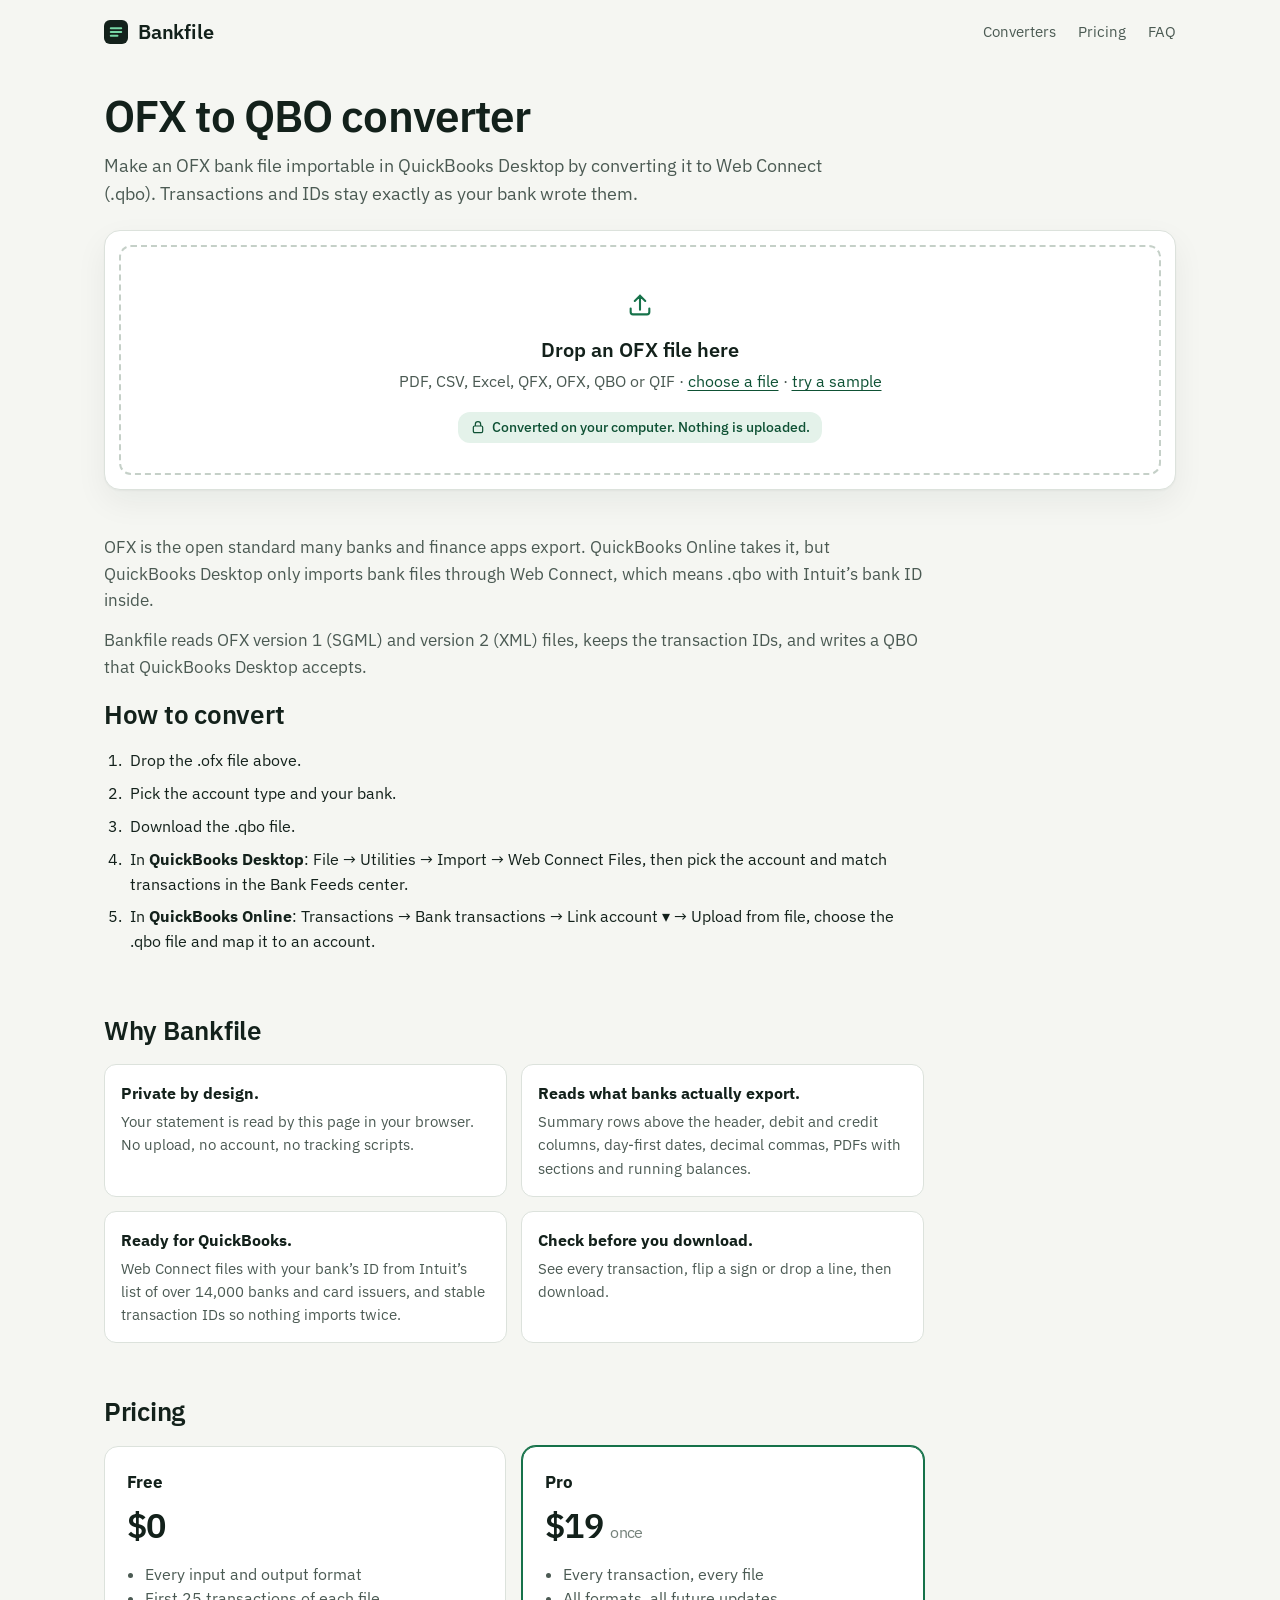
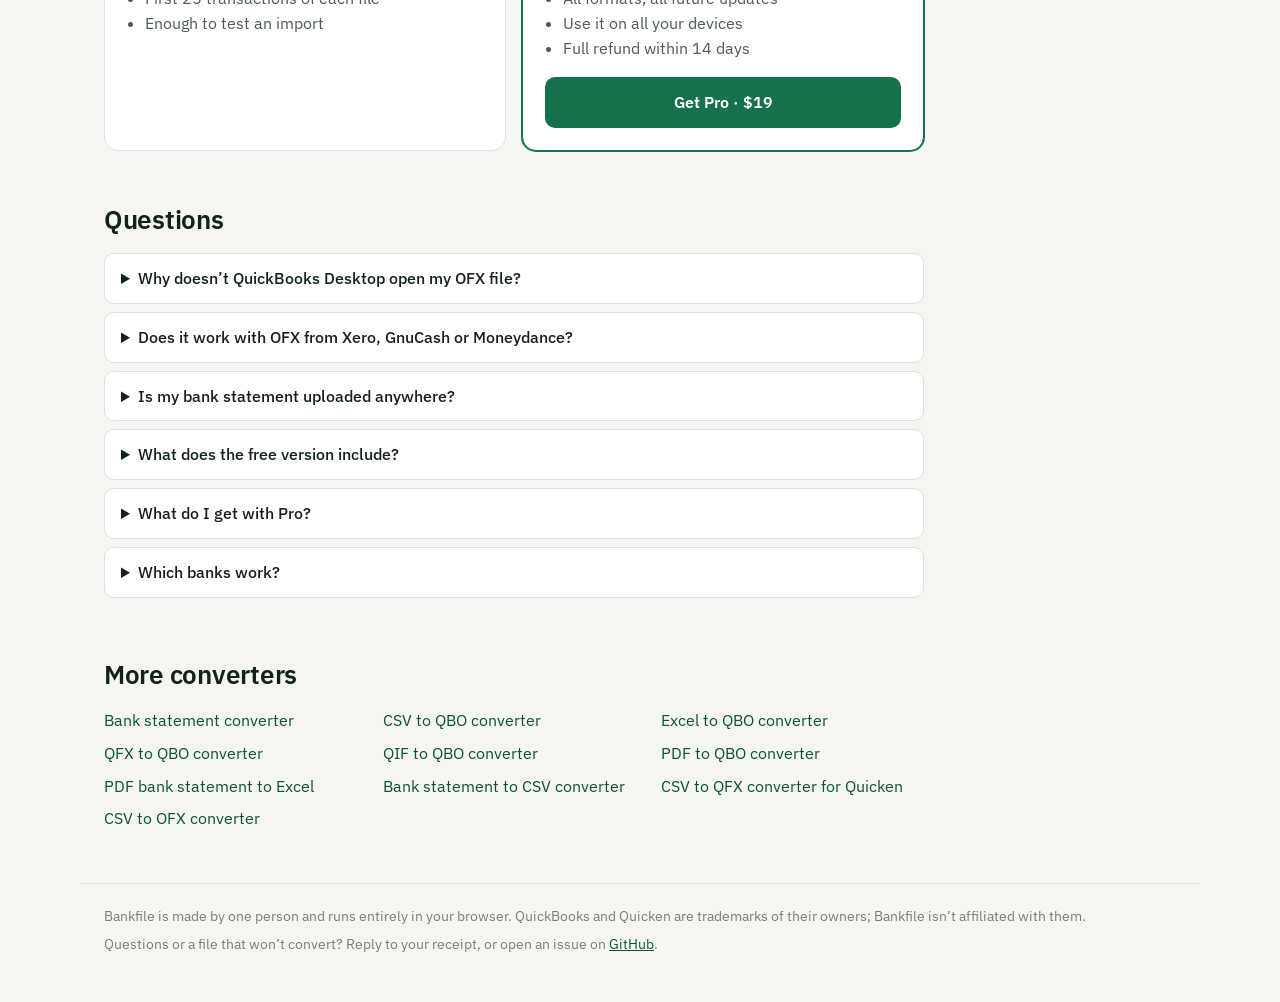
<file: ofx-to-qbo/index.html>
<!doctype html>
<html lang="en">
<head>
<meta charset="utf-8">
<meta name="viewport" content="width=device-width, initial-scale=1">
<title>OFX to QBO Converter: Import OFX into QuickBooks Desktop | Bankfile</title>
<meta name="description" content="Convert OFX bank files to QBO so QuickBooks Desktop can import them through Web Connect. Keeps transaction IDs. Runs in your browser.">
<link rel="canonical" href="https://vl3.github.io/bankfile/ofx-to-qbo/">
<meta property="og:title" content="OFX to QBO Converter: Import OFX into QuickBooks Desktop | Bankfile">
<meta property="og:description" content="Convert OFX bank files to QBO so QuickBooks Desktop can import them through Web Connect. Keeps transaction IDs. Runs in your browser.">
<meta property="og:url" content="https://vl3.github.io/bankfile/ofx-to-qbo/">
<meta property="og:type" content="website">
<meta property="og:image" content="https://vl3.github.io/bankfile/og.png">
<meta name="twitter:card" content="summary_large_image">
<link rel="icon" href="data:image/svg+xml,%3Csvg xmlns='http://www.w3.org/2000/svg' viewBox='0 0 32 32'%3E%3Crect width='32' height='32' rx='7' fill='%2313211b'/%3E%3Cpath d='M9 11h14M9 16h14M9 21h9' stroke='%2378d6a5' stroke-width='2.4' stroke-linecap='round'/%3E%3C/svg%3E">
<link rel="preconnect" href="https://fonts.googleapis.com">
<link rel="preconnect" href="https://fonts.gstatic.com" crossorigin>
<link href="https://fonts.googleapis.com/css2?family=IBM+Plex+Mono:wght@400;500&family=IBM+Plex+Sans:wght@400;500;600&display=swap" rel="stylesheet">
<link href="../styles.css" rel="stylesheet">
<script type="application/ld+json">[{"@context":"https://schema.org","@type":"SoftwareApplication","name":"Bankfile","url":"https://vl3.github.io/bankfile/","applicationCategory":"FinanceApplication","operatingSystem":"Any (web browser)","description":"Convert OFX bank files to QBO so QuickBooks Desktop can import them through Web Connect. Keeps transaction IDs. Runs in your browser.","offers":[{"@type":"Offer","price":"0","priceCurrency":"USD","name":"Free"},{"@type":"Offer","price":"19","priceCurrency":"USD","name":"Pro"}]},{"@context":"https://schema.org","@type":"FAQPage","mainEntity":[{"@type":"Question","name":"Why doesn’t QuickBooks Desktop open my OFX file?","acceptedAnswer":{"@type":"Answer","text":"Web Connect imports look for .qbo files containing a bank ID from Intuit’s list. A plain OFX has neither, so QuickBooks Desktop won’t take it until it’s converted."}},{"@type":"Question","name":"Does it work with OFX from Xero, GnuCash or Moneydance?","acceptedAnswer":{"@type":"Answer","text":"Yes. Any OFX statement file with bank or credit card transactions works."}},{"@type":"Question","name":"Is my bank statement uploaded anywhere?","acceptedAnswer":{"@type":"Answer","text":"No. Bankfile reads and converts the file inside your browser, with the code on this page. There is no server that receives it, no account and no tracking script. Open your browser’s network panel while you convert and you’ll see the file never leaves your computer."}},{"@type":"Question","name":"What does the free version include?","acceptedAnswer":{"@type":"Answer","text":"Every format and every feature for the first 25 transactions of each file. That’s enough to test an import before you pay."}},{"@type":"Question","name":"What do I get with Pro?","acceptedAnswer":{"@type":"Answer","text":"Every transaction in every file, in every format, on all your devices, for $19 once. No subscription. If it doesn’t work for your files, reply to the Gumroad receipt within 14 days for a full refund."}},{"@type":"Question","name":"Which banks work?","acceptedAnswer":{"@type":"Answer","text":"Any bank that gives you a CSV, Excel, QFX, OFX, QIF or text-based PDF statement. Column layouts, date formats and number formats are detected for you, and you can correct them before downloading."}}]}]</script>
</head>
<body data-in="ofx" data-out="qbo">
<header class="top">
  <a class="brand" href="../">Bankfile</a>
  <nav><a href="#converters">Converters</a><a href="#pricing">Pricing</a><a href="#faq">FAQ</a></nav>
</header>

<main>
<section class="hero">
  <h1>OFX to QBO converter</h1>
  <p class="lede">Make an OFX bank file importable in QuickBooks Desktop by converting it to Web Connect (.qbo). Transactions and IDs stay exactly as your bank wrote them.</p>
</section>

<section class="tool" id="tool" aria-label="Converter">
  <div class="drop" id="drop" tabindex="0" role="button" aria-label="Choose an OFX file to convert">
    <input type="file" id="file" accept=".csv,.txt,.tsv,.xlsx,.xls,.ods,.pdf,.qfx,.ofx,.qbo,.qif" hidden>
    <div class="drop-hit"><svg viewBox="0 0 24 24" width="28" height="28" aria-hidden="true"><path d="M12 16V4m0 0-4.5 4.5M12 4l4.5 4.5M4 15v3a2 2 0 0 0 2 2h12a2 2 0 0 0 2-2v-3" fill="none" stroke="currentColor" stroke-width="1.8" stroke-linecap="round" stroke-linejoin="round"/></svg>
      <p class="drop-title">Drop an OFX file here</p>
    </div>
    <p class="drop-sub">PDF, CSV, Excel, QFX, OFX, QBO or QIF &middot; <button type="button" class="link" id="pick">choose a file</button> &middot; <button type="button" class="link" id="sample">try a sample</button></p>
    <p class="private"><svg viewBox="0 0 24 24" width="16" height="16" aria-hidden="true"><rect x="5" y="10.5" width="14" height="10" rx="2" fill="none" stroke="currentColor" stroke-width="1.8"/><path d="M8 10.5V8a4 4 0 0 1 8 0v2.5" fill="none" stroke="currentColor" stroke-width="1.8"/></svg> Converted on your computer. Nothing is uploaded.</p>
    <p class="busy" id="busy" role="status" hidden></p>
    <p class="error" id="error" role="alert" hidden></p>
  </div>

  <div class="work" id="work" hidden>
    <div class="work-head">
      <p class="file"><b id="fileName"></b></p>
      <button type="button" class="link" id="reset">Convert another file</button>
    </div>
    <p class="notice" id="notice" role="status" hidden></p>
    <div class="mapping" id="mapping" hidden></div>
    <div class="work-grid">
      <div class="preview">
        <p class="stats" id="stats"></p>
        <div class="tablewrap">
          <table>
            <thead><tr><th>Date</th><th>Description</th><th class="a">Amount</th><th class="x"><span class="sr">Remove</span></th></tr></thead>
            <tbody id="rows"></tbody>
          </table>
        </div>
        <p class="more" id="more"></p>
      </div>
      <aside class="out">
        <p class="label" id="fmtLabel">Convert to</p>
        <div class="formats" id="formats" role="radiogroup" aria-labelledby="fmtLabel"></div>
        <div id="acctFields">
          <label class="field">Account type
            <select id="kind"><option value="checking">Checking</option><option value="savings">Savings</option><option value="creditcard">Credit card</option></select>
          </label>
          <div class="field bank" id="bankField">
            <label for="bank">Bank</label>
            <input id="bank" type="text" autocomplete="off" spellcheck="false" role="combobox" aria-controls="bankList" aria-expanded="false" aria-autocomplete="list">
            <ul id="bankList" role="listbox" hidden></ul>
            <p class="fine">QuickBooks and Quicken check this. Pick your bank, or keep Wells Fargo, which they recognize.</p>
          </div>
          <label class="field" id="idField">Account number
            <input id="acctId" type="text" inputmode="numeric" autocomplete="off" placeholder="1001">
            <span class="fine">Any number. Use a different one for each account.</span>
          </label>
        </div>
        <button type="button" class="cta" id="download">Download</button>
        <p class="fine center" id="limitNote"></p>
        <div class="upsell" id="upsell">
          <p id="upsellText"></p>
          <a class="cta alt" data-buy href="#pricing">Unlock Pro &middot; $19 once</a>
          <details class="license">
            <summary>Already bought? Enter your license key</summary>
            <form class="license-form"><input type="text" placeholder="License key" aria-label="License key" autocomplete="off" spellcheck="false"><button type="submit">Unlock</button></form>
            <p class="msg" role="status" aria-live="polite"></p>
          </details>
        </div>
      </aside>
    </div>
  </div>
</section>

<section class="info">
  <div class="prose"><p>OFX is the open standard many banks and finance apps export. QuickBooks Online takes it, but QuickBooks Desktop only imports bank files through Web Connect, which means .qbo with Intuit’s bank ID inside.</p><p>Bankfile reads OFX version 1 (SGML) and version 2 (XML) files, keeps the transaction IDs, and writes a QBO that QuickBooks Desktop accepts.</p></div>
  <h2>How to convert</h2>
  <ol class="steps"><li>Drop the .ofx file above.</li><li>Pick the account type and your bank.</li><li>Download the .qbo file.</li><li>In <b>QuickBooks Desktop</b>: File → Utilities → Import → Web Connect Files, then pick the account and match transactions in the Bank Feeds center.</li><li>In <b>QuickBooks Online</b>: Transactions → Bank transactions → Link account ▾ → Upload from file, choose the .qbo file and map it to an account.</li></ol>
</section>

<section class="info">
  <h2>Why Bankfile</h2>
  <ul class="features">
    <li><b>Private by design.</b> Your statement is read by this page in your browser. No upload, no account, no tracking scripts.</li>
    <li><b>Reads what banks actually export.</b> Summary rows above the header, debit and credit columns, day-first dates, decimal commas, PDFs with sections and running balances.</li>
    <li><b>Ready for QuickBooks.</b> Web Connect files with your bank’s ID from Intuit’s list of over 14,000 banks and card issuers, and stable transaction IDs so nothing imports twice.</li>
    <li><b>Check before you download.</b> See every transaction, flip a sign or drop a line, then download.</li>
  </ul>
</section>

<section class="info" id="pricing">
  <h2>Pricing</h2>
  <div class="plans">
    <div class="plan">
      <h3>Free</h3>
      <p class="price">$0</p>
      <ul><li>Every input and output format</li><li>First 25 transactions of each file</li><li>Enough to test an import</li></ul>
    </div>
    <div class="plan pro">
      <h3>Pro</h3>
      <p class="price">$19 <span>once</span></p>
      <ul><li>Every transaction, every file</li><li>All formats, all future updates</li><li>Use it on all your devices</li><li>Full refund within 14 days</li></ul>
      <a class="cta" data-buy href="#pricing">Get Pro &middot; $19</a>
      <p class="fine center" data-pro hidden>Pro is unlocked on this browser. Thank you!</p>
    </div>
  </div>
</section>

<section class="info" id="faq">
  <h2>Questions</h2>
  <details><summary>Why doesn’t QuickBooks Desktop open my OFX file?</summary><p>Web Connect imports look for .qbo files containing a bank ID from Intuit’s list. A plain OFX has neither, so QuickBooks Desktop won’t take it until it’s converted.</p></details>
  <details><summary>Does it work with OFX from Xero, GnuCash or Moneydance?</summary><p>Yes. Any OFX statement file with bank or credit card transactions works.</p></details>
  <details><summary>Is my bank statement uploaded anywhere?</summary><p>No. Bankfile reads and converts the file inside your browser, with the code on this page. There is no server that receives it, no account and no tracking script. Open your browser’s network panel while you convert and you’ll see the file never leaves your computer.</p></details>
  <details><summary>What does the free version include?</summary><p>Every format and every feature for the first 25 transactions of each file. That’s enough to test an import before you pay.</p></details>
  <details><summary>What do I get with Pro?</summary><p>Every transaction in every file, in every format, on all your devices, for $19 once. No subscription. If it doesn’t work for your files, reply to the Gumroad receipt within 14 days for a full refund.</p></details>
  <details><summary>Which banks work?</summary><p>Any bank that gives you a CSV, Excel, QFX, OFX, QIF or text-based PDF statement. Column layouts, date formats and number formats are detected for you, and you can correct them before downloading.</p></details>
</section>

<section class="info" id="converters">
  <h2>More converters</h2>
  <ul class="related"><li><a href="../">Bank statement converter</a></li><li><a href="../csv-to-qbo/">CSV to QBO converter</a></li><li><a href="../excel-to-qbo/">Excel to QBO converter</a></li><li><a href="../qfx-to-qbo/">QFX to QBO converter</a></li><li><a href="../qif-to-qbo/">QIF to QBO converter</a></li><li><a href="../pdf-to-qbo/">PDF to QBO converter</a></li><li><a href="../bank-statement-to-excel/">PDF bank statement to Excel</a></li><li><a href="../bank-statement-to-csv/">Bank statement to CSV converter</a></li><li><a href="../csv-to-qfx/">CSV to QFX converter for Quicken</a></li><li><a href="../csv-to-ofx/">CSV to OFX converter</a></li></ul>
</section>
</main>

<footer class="foot">
  <p>Bankfile is made by one person and runs entirely in your browser. QuickBooks and Quicken are trademarks of their owners; Bankfile isn’t affiliated with them.</p>
  <p>Questions or a file that won’t convert? Reply to your receipt, or open an issue on <a href="https://github.com/vl3/bankfile">GitHub</a>.</p>
</footer>

<script src="../core.js"></script>
<script src="../app.js"></script>
</body>
</html>
</file>
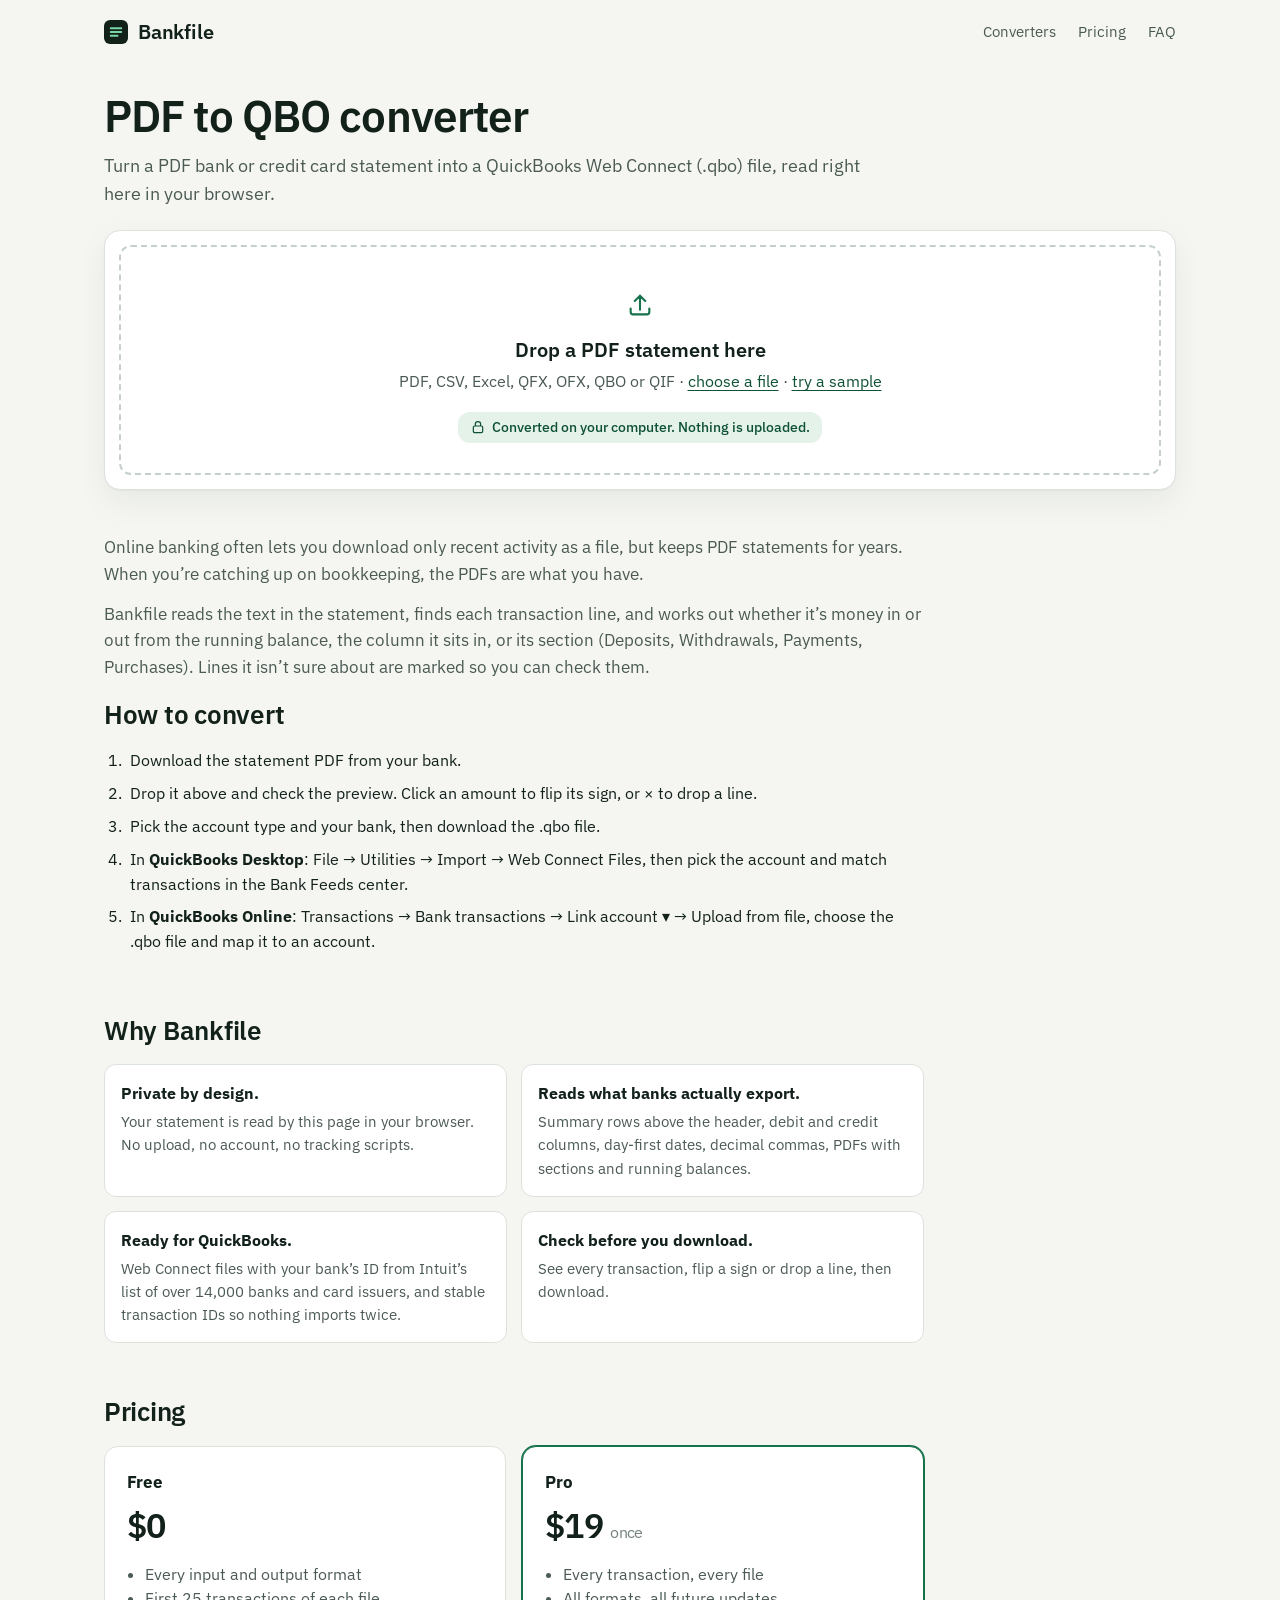
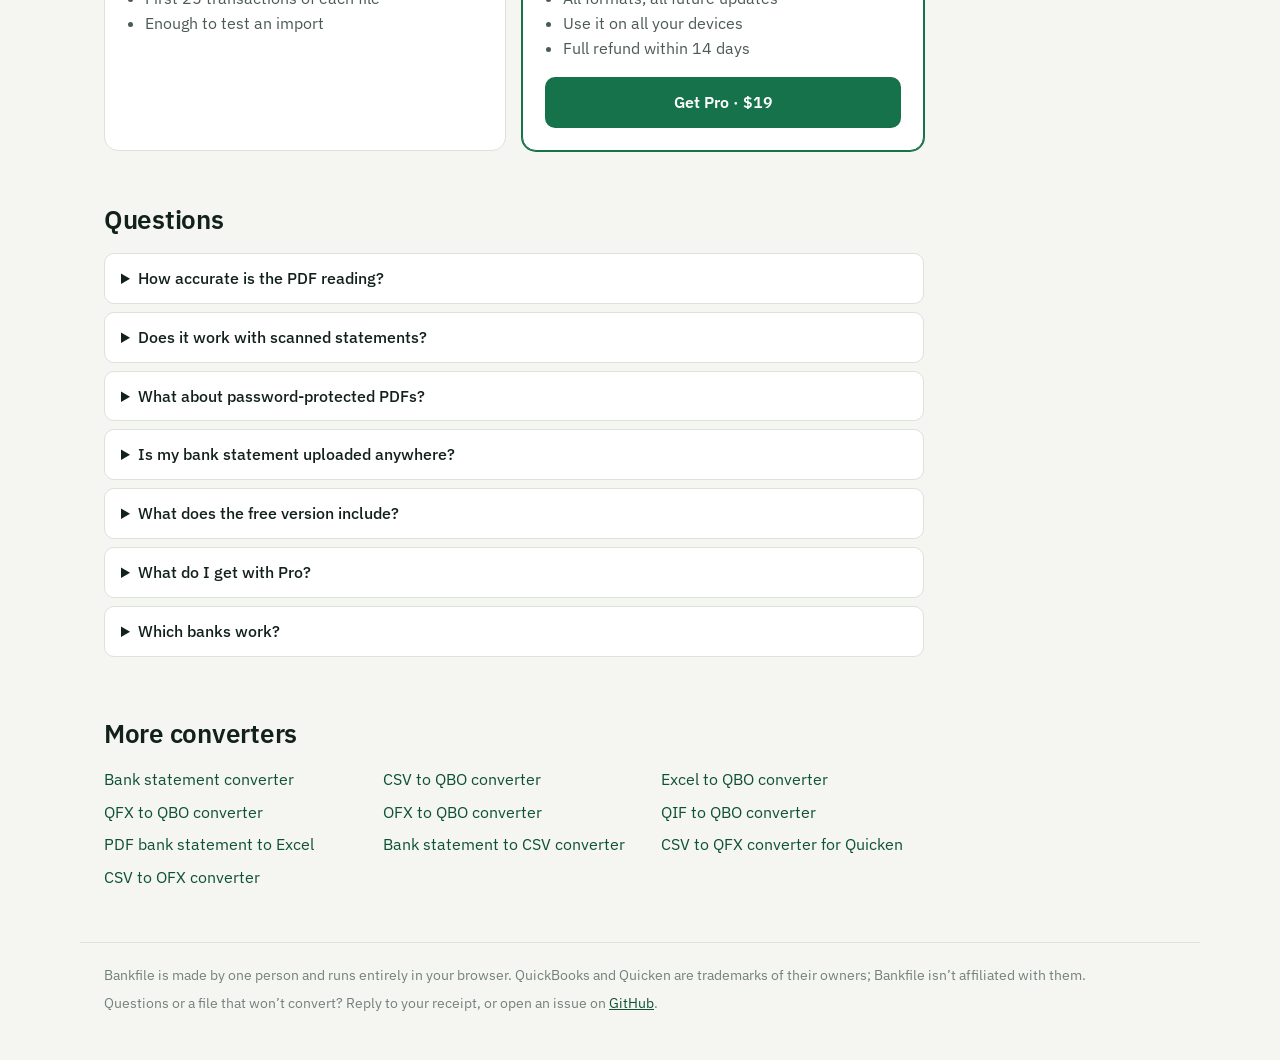
<file: pdf-to-qbo/index.html>
<!doctype html>
<html lang="en">
<head>
<meta charset="utf-8">
<meta name="viewport" content="width=device-width, initial-scale=1">
<title>PDF to QBO Converter: Bank Statement PDF to QuickBooks | Bankfile</title>
<meta name="description" content="Convert PDF bank and credit card statements into QuickBooks QBO files. Reads text-based PDFs in your browser; nothing is uploaded. Free for 25 transactions.">
<link rel="canonical" href="https://vl3.github.io/bankfile/pdf-to-qbo/">
<meta property="og:title" content="PDF to QBO Converter: Bank Statement PDF to QuickBooks | Bankfile">
<meta property="og:description" content="Convert PDF bank and credit card statements into QuickBooks QBO files. Reads text-based PDFs in your browser; nothing is uploaded. Free for 25 transactions.">
<meta property="og:url" content="https://vl3.github.io/bankfile/pdf-to-qbo/">
<meta property="og:type" content="website">
<meta property="og:image" content="https://vl3.github.io/bankfile/og.png">
<meta name="twitter:card" content="summary_large_image">
<link rel="icon" href="data:image/svg+xml,%3Csvg xmlns='http://www.w3.org/2000/svg' viewBox='0 0 32 32'%3E%3Crect width='32' height='32' rx='7' fill='%2313211b'/%3E%3Cpath d='M9 11h14M9 16h14M9 21h9' stroke='%2378d6a5' stroke-width='2.4' stroke-linecap='round'/%3E%3C/svg%3E">
<link rel="preconnect" href="https://fonts.googleapis.com">
<link rel="preconnect" href="https://fonts.gstatic.com" crossorigin>
<link href="https://fonts.googleapis.com/css2?family=IBM+Plex+Mono:wght@400;500&family=IBM+Plex+Sans:wght@400;500;600&display=swap" rel="stylesheet">
<link href="../styles.css" rel="stylesheet">
<script type="application/ld+json">[{"@context":"https://schema.org","@type":"SoftwareApplication","name":"Bankfile","url":"https://vl3.github.io/bankfile/","applicationCategory":"FinanceApplication","operatingSystem":"Any (web browser)","description":"Convert PDF bank and credit card statements into QuickBooks QBO files. Reads text-based PDFs in your browser; nothing is uploaded. Free for 25 transactions.","offers":[{"@type":"Offer","price":"0","priceCurrency":"USD","name":"Free"},{"@type":"Offer","price":"19","priceCurrency":"USD","name":"Pro"}]},{"@context":"https://schema.org","@type":"FAQPage","mainEntity":[{"@type":"Question","name":"How accurate is the PDF reading?","acceptedAnswer":{"@type":"Answer","text":"For statements downloaded from online banking, it gets the dates, descriptions and amounts directly from the PDF’s text, so there are no OCR errors. The sign of each amount is the part to check, and rows Bankfile wasn’t sure about are marked with a question mark."}},{"@type":"Question","name":"Does it work with scanned statements?","acceptedAnswer":{"@type":"Answer","text":"Not yet. Scanned paper statements are pictures of text, and Bankfile reads PDFs that contain the text itself."}},{"@type":"Question","name":"What about password-protected PDFs?","acceptedAnswer":{"@type":"Answer","text":"Open the PDF, use Print → Save as PDF to make an unlocked copy, and drop that copy here."}},{"@type":"Question","name":"Is my bank statement uploaded anywhere?","acceptedAnswer":{"@type":"Answer","text":"No. Bankfile reads and converts the file inside your browser, with the code on this page. There is no server that receives it, no account and no tracking script. Open your browser’s network panel while you convert and you’ll see the file never leaves your computer."}},{"@type":"Question","name":"What does the free version include?","acceptedAnswer":{"@type":"Answer","text":"Every format and every feature for the first 25 transactions of each file. That’s enough to test an import before you pay."}},{"@type":"Question","name":"What do I get with Pro?","acceptedAnswer":{"@type":"Answer","text":"Every transaction in every file, in every format, on all your devices, for $19 once. No subscription. If it doesn’t work for your files, reply to the Gumroad receipt within 14 days for a full refund."}},{"@type":"Question","name":"Which banks work?","acceptedAnswer":{"@type":"Answer","text":"Any bank that gives you a CSV, Excel, QFX, OFX, QIF or text-based PDF statement. Column layouts, date formats and number formats are detected for you, and you can correct them before downloading."}}]}]</script>
</head>
<body data-in="pdf" data-out="qbo">
<header class="top">
  <a class="brand" href="../">Bankfile</a>
  <nav><a href="#converters">Converters</a><a href="#pricing">Pricing</a><a href="#faq">FAQ</a></nav>
</header>

<main>
<section class="hero">
  <h1>PDF to QBO converter</h1>
  <p class="lede">Turn a PDF bank or credit card statement into a QuickBooks Web Connect (.qbo) file, read right here in your browser.</p>
</section>

<section class="tool" id="tool" aria-label="Converter">
  <div class="drop" id="drop" tabindex="0" role="button" aria-label="Choose a PDF statement to convert">
    <input type="file" id="file" accept=".csv,.txt,.tsv,.xlsx,.xls,.ods,.pdf,.qfx,.ofx,.qbo,.qif" hidden>
    <div class="drop-hit"><svg viewBox="0 0 24 24" width="28" height="28" aria-hidden="true"><path d="M12 16V4m0 0-4.5 4.5M12 4l4.5 4.5M4 15v3a2 2 0 0 0 2 2h12a2 2 0 0 0 2-2v-3" fill="none" stroke="currentColor" stroke-width="1.8" stroke-linecap="round" stroke-linejoin="round"/></svg>
      <p class="drop-title">Drop a PDF statement here</p>
    </div>
    <p class="drop-sub">PDF, CSV, Excel, QFX, OFX, QBO or QIF &middot; <button type="button" class="link" id="pick">choose a file</button> &middot; <button type="button" class="link" id="sample">try a sample</button></p>
    <p class="private"><svg viewBox="0 0 24 24" width="16" height="16" aria-hidden="true"><rect x="5" y="10.5" width="14" height="10" rx="2" fill="none" stroke="currentColor" stroke-width="1.8"/><path d="M8 10.5V8a4 4 0 0 1 8 0v2.5" fill="none" stroke="currentColor" stroke-width="1.8"/></svg> Converted on your computer. Nothing is uploaded.</p>
    <p class="busy" id="busy" role="status" hidden></p>
    <p class="error" id="error" role="alert" hidden></p>
  </div>

  <div class="work" id="work" hidden>
    <div class="work-head">
      <p class="file"><b id="fileName"></b></p>
      <button type="button" class="link" id="reset">Convert another file</button>
    </div>
    <p class="notice" id="notice" role="status" hidden></p>
    <div class="mapping" id="mapping" hidden></div>
    <div class="work-grid">
      <div class="preview">
        <p class="stats" id="stats"></p>
        <div class="tablewrap">
          <table>
            <thead><tr><th>Date</th><th>Description</th><th class="a">Amount</th><th class="x"><span class="sr">Remove</span></th></tr></thead>
            <tbody id="rows"></tbody>
          </table>
        </div>
        <p class="more" id="more"></p>
      </div>
      <aside class="out">
        <p class="label" id="fmtLabel">Convert to</p>
        <div class="formats" id="formats" role="radiogroup" aria-labelledby="fmtLabel"></div>
        <div id="acctFields">
          <label class="field">Account type
            <select id="kind"><option value="checking">Checking</option><option value="savings">Savings</option><option value="creditcard">Credit card</option></select>
          </label>
          <div class="field bank" id="bankField">
            <label for="bank">Bank</label>
            <input id="bank" type="text" autocomplete="off" spellcheck="false" role="combobox" aria-controls="bankList" aria-expanded="false" aria-autocomplete="list">
            <ul id="bankList" role="listbox" hidden></ul>
            <p class="fine">QuickBooks and Quicken check this. Pick your bank, or keep Wells Fargo, which they recognize.</p>
          </div>
          <label class="field" id="idField">Account number
            <input id="acctId" type="text" inputmode="numeric" autocomplete="off" placeholder="1001">
            <span class="fine">Any number. Use a different one for each account.</span>
          </label>
        </div>
        <button type="button" class="cta" id="download">Download</button>
        <p class="fine center" id="limitNote"></p>
        <div class="upsell" id="upsell">
          <p id="upsellText"></p>
          <a class="cta alt" data-buy href="#pricing">Unlock Pro &middot; $19 once</a>
          <details class="license">
            <summary>Already bought? Enter your license key</summary>
            <form class="license-form"><input type="text" placeholder="License key" aria-label="License key" autocomplete="off" spellcheck="false"><button type="submit">Unlock</button></form>
            <p class="msg" role="status" aria-live="polite"></p>
          </details>
        </div>
      </aside>
    </div>
  </div>
</section>

<section class="info">
  <div class="prose"><p>Online banking often lets you download only recent activity as a file, but keeps PDF statements for years. When you’re catching up on bookkeeping, the PDFs are what you have.</p><p>Bankfile reads the text in the statement, finds each transaction line, and works out whether it’s money in or out from the running balance, the column it sits in, or its section (Deposits, Withdrawals, Payments, Purchases). Lines it isn’t sure about are marked so you can check them.</p></div>
  <h2>How to convert</h2>
  <ol class="steps"><li>Download the statement PDF from your bank.</li><li>Drop it above and check the preview. Click an amount to flip its sign, or × to drop a line.</li><li>Pick the account type and your bank, then download the .qbo file.</li><li>In <b>QuickBooks Desktop</b>: File → Utilities → Import → Web Connect Files, then pick the account and match transactions in the Bank Feeds center.</li><li>In <b>QuickBooks Online</b>: Transactions → Bank transactions → Link account ▾ → Upload from file, choose the .qbo file and map it to an account.</li></ol>
</section>

<section class="info">
  <h2>Why Bankfile</h2>
  <ul class="features">
    <li><b>Private by design.</b> Your statement is read by this page in your browser. No upload, no account, no tracking scripts.</li>
    <li><b>Reads what banks actually export.</b> Summary rows above the header, debit and credit columns, day-first dates, decimal commas, PDFs with sections and running balances.</li>
    <li><b>Ready for QuickBooks.</b> Web Connect files with your bank’s ID from Intuit’s list of over 14,000 banks and card issuers, and stable transaction IDs so nothing imports twice.</li>
    <li><b>Check before you download.</b> See every transaction, flip a sign or drop a line, then download.</li>
  </ul>
</section>

<section class="info" id="pricing">
  <h2>Pricing</h2>
  <div class="plans">
    <div class="plan">
      <h3>Free</h3>
      <p class="price">$0</p>
      <ul><li>Every input and output format</li><li>First 25 transactions of each file</li><li>Enough to test an import</li></ul>
    </div>
    <div class="plan pro">
      <h3>Pro</h3>
      <p class="price">$19 <span>once</span></p>
      <ul><li>Every transaction, every file</li><li>All formats, all future updates</li><li>Use it on all your devices</li><li>Full refund within 14 days</li></ul>
      <a class="cta" data-buy href="#pricing">Get Pro &middot; $19</a>
      <p class="fine center" data-pro hidden>Pro is unlocked on this browser. Thank you!</p>
    </div>
  </div>
</section>

<section class="info" id="faq">
  <h2>Questions</h2>
  <details><summary>How accurate is the PDF reading?</summary><p>For statements downloaded from online banking, it gets the dates, descriptions and amounts directly from the PDF’s text, so there are no OCR errors. The sign of each amount is the part to check, and rows Bankfile wasn’t sure about are marked with a question mark.</p></details>
  <details><summary>Does it work with scanned statements?</summary><p>Not yet. Scanned paper statements are pictures of text, and Bankfile reads PDFs that contain the text itself.</p></details>
  <details><summary>What about password-protected PDFs?</summary><p>Open the PDF, use Print → Save as PDF to make an unlocked copy, and drop that copy here.</p></details>
  <details><summary>Is my bank statement uploaded anywhere?</summary><p>No. Bankfile reads and converts the file inside your browser, with the code on this page. There is no server that receives it, no account and no tracking script. Open your browser’s network panel while you convert and you’ll see the file never leaves your computer.</p></details>
  <details><summary>What does the free version include?</summary><p>Every format and every feature for the first 25 transactions of each file. That’s enough to test an import before you pay.</p></details>
  <details><summary>What do I get with Pro?</summary><p>Every transaction in every file, in every format, on all your devices, for $19 once. No subscription. If it doesn’t work for your files, reply to the Gumroad receipt within 14 days for a full refund.</p></details>
  <details><summary>Which banks work?</summary><p>Any bank that gives you a CSV, Excel, QFX, OFX, QIF or text-based PDF statement. Column layouts, date formats and number formats are detected for you, and you can correct them before downloading.</p></details>
</section>

<section class="info" id="converters">
  <h2>More converters</h2>
  <ul class="related"><li><a href="../">Bank statement converter</a></li><li><a href="../csv-to-qbo/">CSV to QBO converter</a></li><li><a href="../excel-to-qbo/">Excel to QBO converter</a></li><li><a href="../qfx-to-qbo/">QFX to QBO converter</a></li><li><a href="../ofx-to-qbo/">OFX to QBO converter</a></li><li><a href="../qif-to-qbo/">QIF to QBO converter</a></li><li><a href="../bank-statement-to-excel/">PDF bank statement to Excel</a></li><li><a href="../bank-statement-to-csv/">Bank statement to CSV converter</a></li><li><a href="../csv-to-qfx/">CSV to QFX converter for Quicken</a></li><li><a href="../csv-to-ofx/">CSV to OFX converter</a></li></ul>
</section>
</main>

<footer class="foot">
  <p>Bankfile is made by one person and runs entirely in your browser. QuickBooks and Quicken are trademarks of their owners; Bankfile isn’t affiliated with them.</p>
  <p>Questions or a file that won’t convert? Reply to your receipt, or open an issue on <a href="https://github.com/vl3/bankfile">GitHub</a>.</p>
</footer>

<script src="../core.js"></script>
<script src="../app.js"></script>
</body>
</html>
</file>
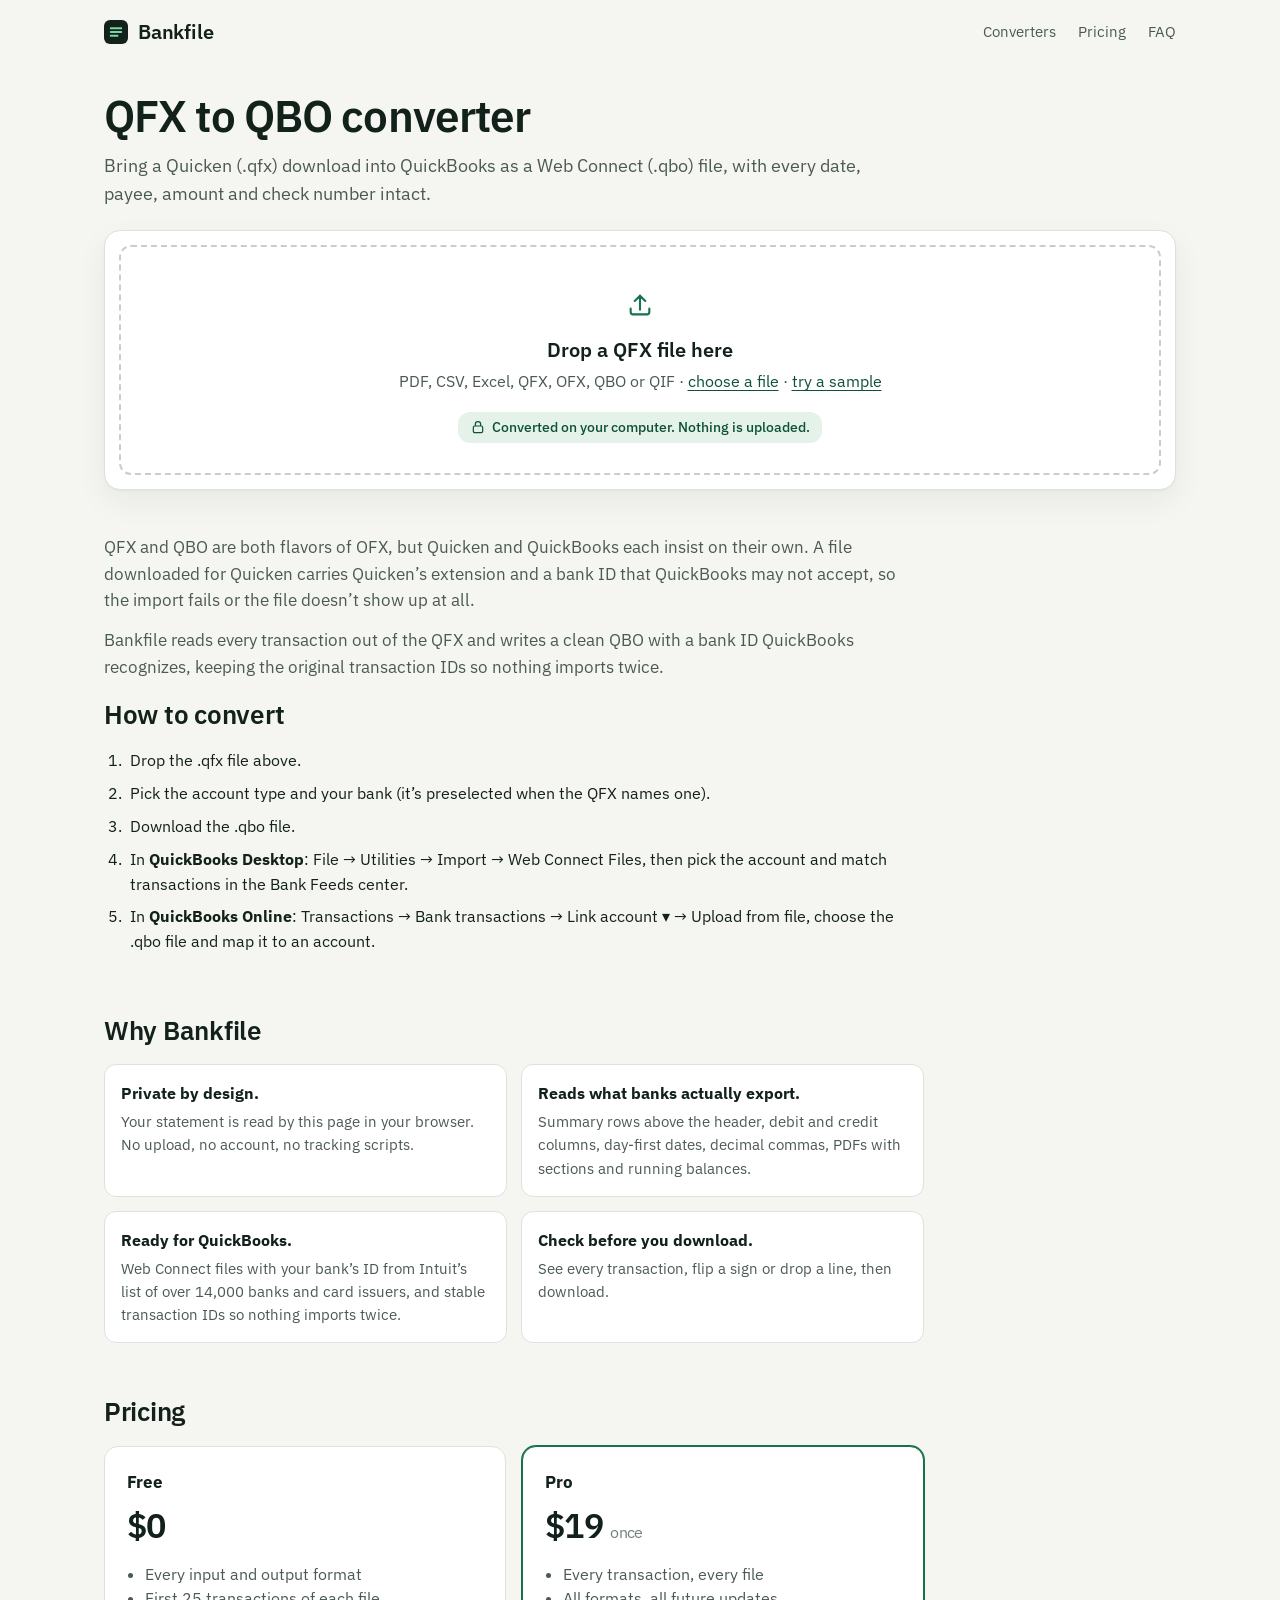
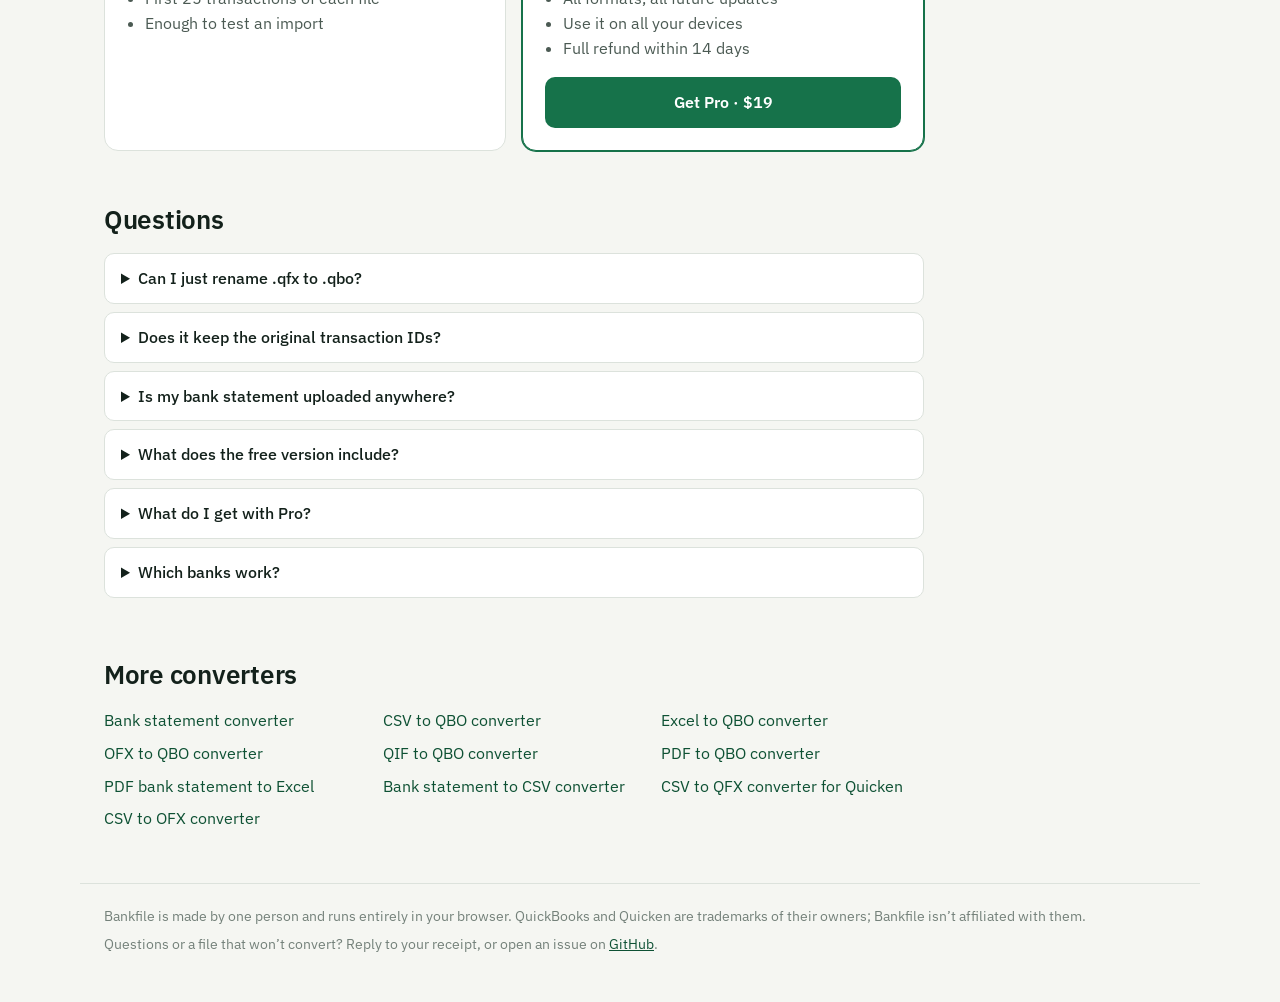
<file: qfx-to-qbo/index.html>
<!doctype html>
<html lang="en">
<head>
<meta charset="utf-8">
<meta name="viewport" content="width=device-width, initial-scale=1">
<title>QFX to QBO Converter: Quicken Files into QuickBooks | Bankfile</title>
<meta name="description" content="Convert Quicken QFX files to QuickBooks QBO (Web Connect). Keeps dates, payees, amounts and check numbers. Free for 25 transactions; nothing is uploaded.">
<link rel="canonical" href="https://vl3.github.io/bankfile/qfx-to-qbo/">
<meta property="og:title" content="QFX to QBO Converter: Quicken Files into QuickBooks | Bankfile">
<meta property="og:description" content="Convert Quicken QFX files to QuickBooks QBO (Web Connect). Keeps dates, payees, amounts and check numbers. Free for 25 transactions; nothing is uploaded.">
<meta property="og:url" content="https://vl3.github.io/bankfile/qfx-to-qbo/">
<meta property="og:type" content="website">
<meta property="og:image" content="https://vl3.github.io/bankfile/og.png">
<meta name="twitter:card" content="summary_large_image">
<link rel="icon" href="data:image/svg+xml,%3Csvg xmlns='http://www.w3.org/2000/svg' viewBox='0 0 32 32'%3E%3Crect width='32' height='32' rx='7' fill='%2313211b'/%3E%3Cpath d='M9 11h14M9 16h14M9 21h9' stroke='%2378d6a5' stroke-width='2.4' stroke-linecap='round'/%3E%3C/svg%3E">
<link rel="preconnect" href="https://fonts.googleapis.com">
<link rel="preconnect" href="https://fonts.gstatic.com" crossorigin>
<link href="https://fonts.googleapis.com/css2?family=IBM+Plex+Mono:wght@400;500&family=IBM+Plex+Sans:wght@400;500;600&display=swap" rel="stylesheet">
<link href="../styles.css" rel="stylesheet">
<script type="application/ld+json">[{"@context":"https://schema.org","@type":"SoftwareApplication","name":"Bankfile","url":"https://vl3.github.io/bankfile/","applicationCategory":"FinanceApplication","operatingSystem":"Any (web browser)","description":"Convert Quicken QFX files to QuickBooks QBO (Web Connect). Keeps dates, payees, amounts and check numbers. Free for 25 transactions; nothing is uploaded.","offers":[{"@type":"Offer","price":"0","priceCurrency":"USD","name":"Free"},{"@type":"Offer","price":"19","priceCurrency":"USD","name":"Pro"}]},{"@context":"https://schema.org","@type":"FAQPage","mainEntity":[{"@type":"Question","name":"Can I just rename .qfx to .qbo?","acceptedAnswer":{"@type":"Answer","text":"Sometimes. It works only when the bank ID inside the file is one QuickBooks accepts for Web Connect. When renaming fails, converting rewrites the header for you and keeps the transactions as they were."}},{"@type":"Question","name":"Does it keep the original transaction IDs?","acceptedAnswer":{"@type":"Answer","text":"Yes. The FITID from your bank’s file is kept, so QuickBooks matches transactions it has already seen and skips duplicates."}},{"@type":"Question","name":"Is my bank statement uploaded anywhere?","acceptedAnswer":{"@type":"Answer","text":"No. Bankfile reads and converts the file inside your browser, with the code on this page. There is no server that receives it, no account and no tracking script. Open your browser’s network panel while you convert and you’ll see the file never leaves your computer."}},{"@type":"Question","name":"What does the free version include?","acceptedAnswer":{"@type":"Answer","text":"Every format and every feature for the first 25 transactions of each file. That’s enough to test an import before you pay."}},{"@type":"Question","name":"What do I get with Pro?","acceptedAnswer":{"@type":"Answer","text":"Every transaction in every file, in every format, on all your devices, for $19 once. No subscription. If it doesn’t work for your files, reply to the Gumroad receipt within 14 days for a full refund."}},{"@type":"Question","name":"Which banks work?","acceptedAnswer":{"@type":"Answer","text":"Any bank that gives you a CSV, Excel, QFX, OFX, QIF or text-based PDF statement. Column layouts, date formats and number formats are detected for you, and you can correct them before downloading."}}]}]</script>
</head>
<body data-in="qfx" data-out="qbo">
<header class="top">
  <a class="brand" href="../">Bankfile</a>
  <nav><a href="#converters">Converters</a><a href="#pricing">Pricing</a><a href="#faq">FAQ</a></nav>
</header>

<main>
<section class="hero">
  <h1>QFX to QBO converter</h1>
  <p class="lede">Bring a Quicken (.qfx) download into QuickBooks as a Web Connect (.qbo) file, with every date, payee, amount and check number intact.</p>
</section>

<section class="tool" id="tool" aria-label="Converter">
  <div class="drop" id="drop" tabindex="0" role="button" aria-label="Choose a QFX file to convert">
    <input type="file" id="file" accept=".csv,.txt,.tsv,.xlsx,.xls,.ods,.pdf,.qfx,.ofx,.qbo,.qif" hidden>
    <div class="drop-hit"><svg viewBox="0 0 24 24" width="28" height="28" aria-hidden="true"><path d="M12 16V4m0 0-4.5 4.5M12 4l4.5 4.5M4 15v3a2 2 0 0 0 2 2h12a2 2 0 0 0 2-2v-3" fill="none" stroke="currentColor" stroke-width="1.8" stroke-linecap="round" stroke-linejoin="round"/></svg>
      <p class="drop-title">Drop a QFX file here</p>
    </div>
    <p class="drop-sub">PDF, CSV, Excel, QFX, OFX, QBO or QIF &middot; <button type="button" class="link" id="pick">choose a file</button> &middot; <button type="button" class="link" id="sample">try a sample</button></p>
    <p class="private"><svg viewBox="0 0 24 24" width="16" height="16" aria-hidden="true"><rect x="5" y="10.5" width="14" height="10" rx="2" fill="none" stroke="currentColor" stroke-width="1.8"/><path d="M8 10.5V8a4 4 0 0 1 8 0v2.5" fill="none" stroke="currentColor" stroke-width="1.8"/></svg> Converted on your computer. Nothing is uploaded.</p>
    <p class="busy" id="busy" role="status" hidden></p>
    <p class="error" id="error" role="alert" hidden></p>
  </div>

  <div class="work" id="work" hidden>
    <div class="work-head">
      <p class="file"><b id="fileName"></b></p>
      <button type="button" class="link" id="reset">Convert another file</button>
    </div>
    <p class="notice" id="notice" role="status" hidden></p>
    <div class="mapping" id="mapping" hidden></div>
    <div class="work-grid">
      <div class="preview">
        <p class="stats" id="stats"></p>
        <div class="tablewrap">
          <table>
            <thead><tr><th>Date</th><th>Description</th><th class="a">Amount</th><th class="x"><span class="sr">Remove</span></th></tr></thead>
            <tbody id="rows"></tbody>
          </table>
        </div>
        <p class="more" id="more"></p>
      </div>
      <aside class="out">
        <p class="label" id="fmtLabel">Convert to</p>
        <div class="formats" id="formats" role="radiogroup" aria-labelledby="fmtLabel"></div>
        <div id="acctFields">
          <label class="field">Account type
            <select id="kind"><option value="checking">Checking</option><option value="savings">Savings</option><option value="creditcard">Credit card</option></select>
          </label>
          <div class="field bank" id="bankField">
            <label for="bank">Bank</label>
            <input id="bank" type="text" autocomplete="off" spellcheck="false" role="combobox" aria-controls="bankList" aria-expanded="false" aria-autocomplete="list">
            <ul id="bankList" role="listbox" hidden></ul>
            <p class="fine">QuickBooks and Quicken check this. Pick your bank, or keep Wells Fargo, which they recognize.</p>
          </div>
          <label class="field" id="idField">Account number
            <input id="acctId" type="text" inputmode="numeric" autocomplete="off" placeholder="1001">
            <span class="fine">Any number. Use a different one for each account.</span>
          </label>
        </div>
        <button type="button" class="cta" id="download">Download</button>
        <p class="fine center" id="limitNote"></p>
        <div class="upsell" id="upsell">
          <p id="upsellText"></p>
          <a class="cta alt" data-buy href="#pricing">Unlock Pro &middot; $19 once</a>
          <details class="license">
            <summary>Already bought? Enter your license key</summary>
            <form class="license-form"><input type="text" placeholder="License key" aria-label="License key" autocomplete="off" spellcheck="false"><button type="submit">Unlock</button></form>
            <p class="msg" role="status" aria-live="polite"></p>
          </details>
        </div>
      </aside>
    </div>
  </div>
</section>

<section class="info">
  <div class="prose"><p>QFX and QBO are both flavors of OFX, but Quicken and QuickBooks each insist on their own. A file downloaded for Quicken carries Quicken’s extension and a bank ID that QuickBooks may not accept, so the import fails or the file doesn’t show up at all.</p><p>Bankfile reads every transaction out of the QFX and writes a clean QBO with a bank ID QuickBooks recognizes, keeping the original transaction IDs so nothing imports twice.</p></div>
  <h2>How to convert</h2>
  <ol class="steps"><li>Drop the .qfx file above.</li><li>Pick the account type and your bank (it’s preselected when the QFX names one).</li><li>Download the .qbo file.</li><li>In <b>QuickBooks Desktop</b>: File → Utilities → Import → Web Connect Files, then pick the account and match transactions in the Bank Feeds center.</li><li>In <b>QuickBooks Online</b>: Transactions → Bank transactions → Link account ▾ → Upload from file, choose the .qbo file and map it to an account.</li></ol>
</section>

<section class="info">
  <h2>Why Bankfile</h2>
  <ul class="features">
    <li><b>Private by design.</b> Your statement is read by this page in your browser. No upload, no account, no tracking scripts.</li>
    <li><b>Reads what banks actually export.</b> Summary rows above the header, debit and credit columns, day-first dates, decimal commas, PDFs with sections and running balances.</li>
    <li><b>Ready for QuickBooks.</b> Web Connect files with your bank’s ID from Intuit’s list of over 14,000 banks and card issuers, and stable transaction IDs so nothing imports twice.</li>
    <li><b>Check before you download.</b> See every transaction, flip a sign or drop a line, then download.</li>
  </ul>
</section>

<section class="info" id="pricing">
  <h2>Pricing</h2>
  <div class="plans">
    <div class="plan">
      <h3>Free</h3>
      <p class="price">$0</p>
      <ul><li>Every input and output format</li><li>First 25 transactions of each file</li><li>Enough to test an import</li></ul>
    </div>
    <div class="plan pro">
      <h3>Pro</h3>
      <p class="price">$19 <span>once</span></p>
      <ul><li>Every transaction, every file</li><li>All formats, all future updates</li><li>Use it on all your devices</li><li>Full refund within 14 days</li></ul>
      <a class="cta" data-buy href="#pricing">Get Pro &middot; $19</a>
      <p class="fine center" data-pro hidden>Pro is unlocked on this browser. Thank you!</p>
    </div>
  </div>
</section>

<section class="info" id="faq">
  <h2>Questions</h2>
  <details><summary>Can I just rename .qfx to .qbo?</summary><p>Sometimes. It works only when the bank ID inside the file is one QuickBooks accepts for Web Connect. When renaming fails, converting rewrites the header for you and keeps the transactions as they were.</p></details>
  <details><summary>Does it keep the original transaction IDs?</summary><p>Yes. The FITID from your bank’s file is kept, so QuickBooks matches transactions it has already seen and skips duplicates.</p></details>
  <details><summary>Is my bank statement uploaded anywhere?</summary><p>No. Bankfile reads and converts the file inside your browser, with the code on this page. There is no server that receives it, no account and no tracking script. Open your browser’s network panel while you convert and you’ll see the file never leaves your computer.</p></details>
  <details><summary>What does the free version include?</summary><p>Every format and every feature for the first 25 transactions of each file. That’s enough to test an import before you pay.</p></details>
  <details><summary>What do I get with Pro?</summary><p>Every transaction in every file, in every format, on all your devices, for $19 once. No subscription. If it doesn’t work for your files, reply to the Gumroad receipt within 14 days for a full refund.</p></details>
  <details><summary>Which banks work?</summary><p>Any bank that gives you a CSV, Excel, QFX, OFX, QIF or text-based PDF statement. Column layouts, date formats and number formats are detected for you, and you can correct them before downloading.</p></details>
</section>

<section class="info" id="converters">
  <h2>More converters</h2>
  <ul class="related"><li><a href="../">Bank statement converter</a></li><li><a href="../csv-to-qbo/">CSV to QBO converter</a></li><li><a href="../excel-to-qbo/">Excel to QBO converter</a></li><li><a href="../ofx-to-qbo/">OFX to QBO converter</a></li><li><a href="../qif-to-qbo/">QIF to QBO converter</a></li><li><a href="../pdf-to-qbo/">PDF to QBO converter</a></li><li><a href="../bank-statement-to-excel/">PDF bank statement to Excel</a></li><li><a href="../bank-statement-to-csv/">Bank statement to CSV converter</a></li><li><a href="../csv-to-qfx/">CSV to QFX converter for Quicken</a></li><li><a href="../csv-to-ofx/">CSV to OFX converter</a></li></ul>
</section>
</main>

<footer class="foot">
  <p>Bankfile is made by one person and runs entirely in your browser. QuickBooks and Quicken are trademarks of their owners; Bankfile isn’t affiliated with them.</p>
  <p>Questions or a file that won’t convert? Reply to your receipt, or open an issue on <a href="https://github.com/vl3/bankfile">GitHub</a>.</p>
</footer>

<script src="../core.js"></script>
<script src="../app.js"></script>
</body>
</html>
</file>
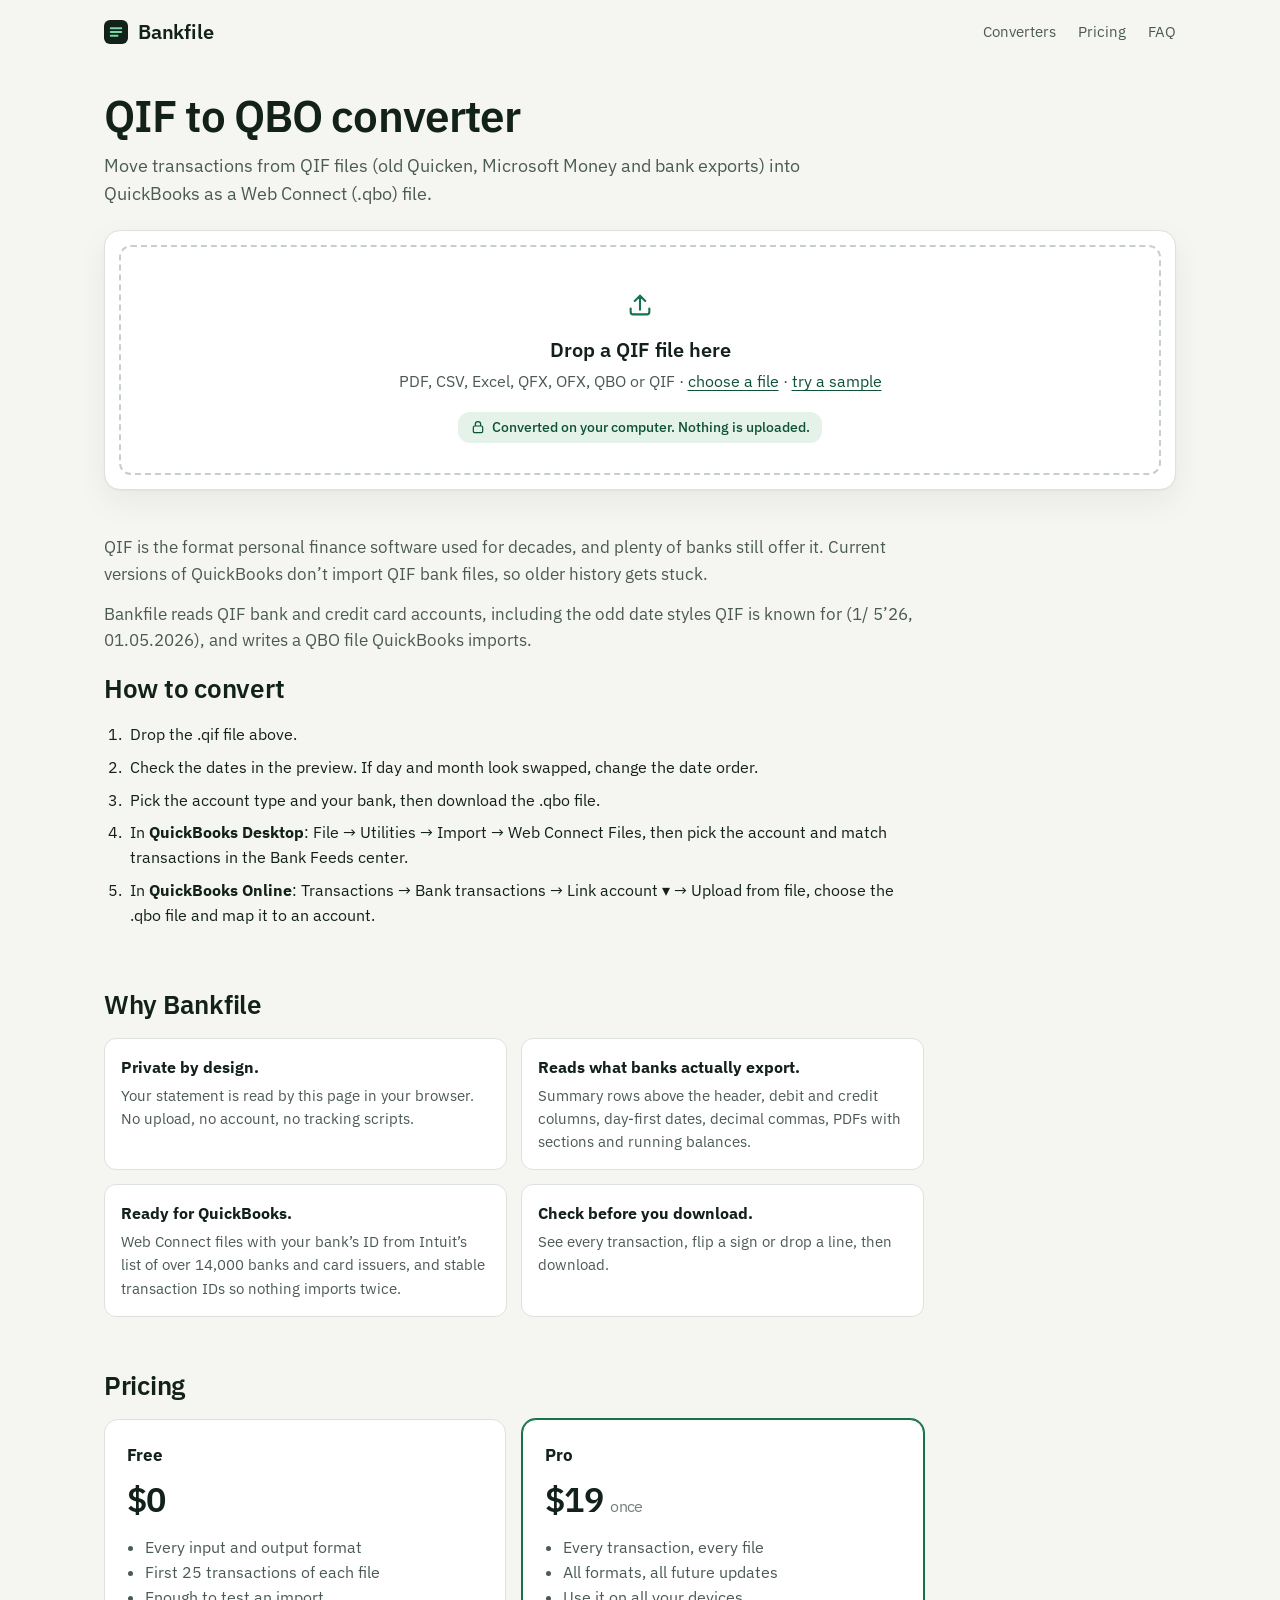
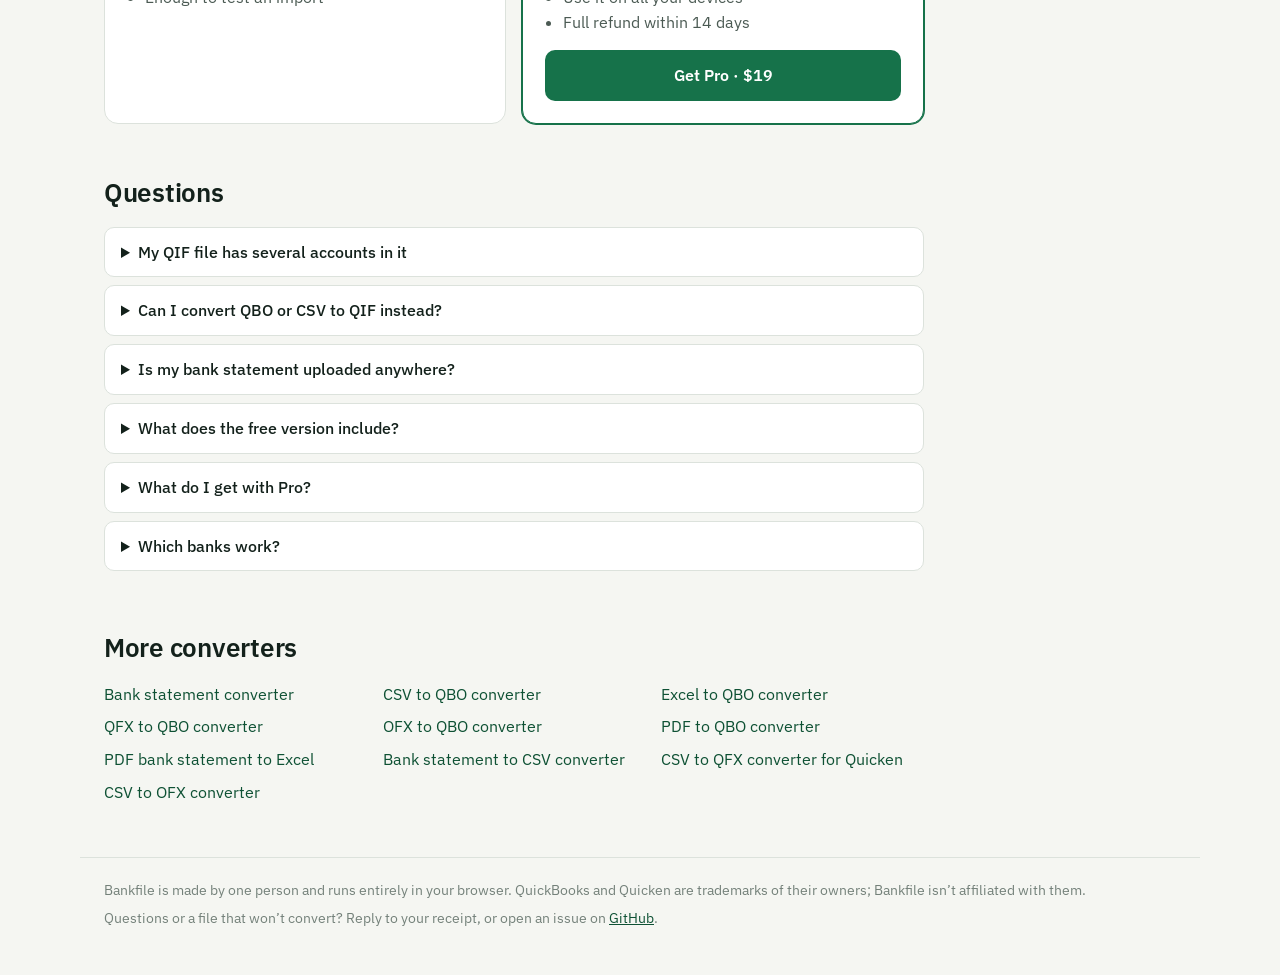
<file: qif-to-qbo/index.html>
<!doctype html>
<html lang="en">
<head>
<meta charset="utf-8">
<meta name="viewport" content="width=device-width, initial-scale=1">
<title>QIF to QBO Converter: Old Quicken &amp; Money Files into QuickBooks | Bankfile</title>
<meta name="description" content="Convert QIF files from Quicken, Microsoft Money or your bank into QuickBooks QBO. Handles every QIF date style. Free for 25 transactions.">
<link rel="canonical" href="https://vl3.github.io/bankfile/qif-to-qbo/">
<meta property="og:title" content="QIF to QBO Converter: Old Quicken &amp; Money Files into QuickBooks | Bankfile">
<meta property="og:description" content="Convert QIF files from Quicken, Microsoft Money or your bank into QuickBooks QBO. Handles every QIF date style. Free for 25 transactions.">
<meta property="og:url" content="https://vl3.github.io/bankfile/qif-to-qbo/">
<meta property="og:type" content="website">
<meta property="og:image" content="https://vl3.github.io/bankfile/og.png">
<meta name="twitter:card" content="summary_large_image">
<link rel="icon" href="data:image/svg+xml,%3Csvg xmlns='http://www.w3.org/2000/svg' viewBox='0 0 32 32'%3E%3Crect width='32' height='32' rx='7' fill='%2313211b'/%3E%3Cpath d='M9 11h14M9 16h14M9 21h9' stroke='%2378d6a5' stroke-width='2.4' stroke-linecap='round'/%3E%3C/svg%3E">
<link rel="preconnect" href="https://fonts.googleapis.com">
<link rel="preconnect" href="https://fonts.gstatic.com" crossorigin>
<link href="https://fonts.googleapis.com/css2?family=IBM+Plex+Mono:wght@400;500&family=IBM+Plex+Sans:wght@400;500;600&display=swap" rel="stylesheet">
<link href="../styles.css" rel="stylesheet">
<script type="application/ld+json">[{"@context":"https://schema.org","@type":"SoftwareApplication","name":"Bankfile","url":"https://vl3.github.io/bankfile/","applicationCategory":"FinanceApplication","operatingSystem":"Any (web browser)","description":"Convert QIF files from Quicken, Microsoft Money or your bank into QuickBooks QBO. Handles every QIF date style. Free for 25 transactions.","offers":[{"@type":"Offer","price":"0","priceCurrency":"USD","name":"Free"},{"@type":"Offer","price":"19","priceCurrency":"USD","name":"Pro"}]},{"@context":"https://schema.org","@type":"FAQPage","mainEntity":[{"@type":"Question","name":"My QIF file has several accounts in it","acceptedAnswer":{"@type":"Answer","text":"Bankfile reads the bank or credit card transactions in the file. If it holds several accounts, export each account to its own QIF first so they land in the right QuickBooks accounts."}},{"@type":"Question","name":"Can I convert QBO or CSV to QIF instead?","acceptedAnswer":{"@type":"Answer","text":"Yes. Drop any supported file and choose QIF as the output."}},{"@type":"Question","name":"Is my bank statement uploaded anywhere?","acceptedAnswer":{"@type":"Answer","text":"No. Bankfile reads and converts the file inside your browser, with the code on this page. There is no server that receives it, no account and no tracking script. Open your browser’s network panel while you convert and you’ll see the file never leaves your computer."}},{"@type":"Question","name":"What does the free version include?","acceptedAnswer":{"@type":"Answer","text":"Every format and every feature for the first 25 transactions of each file. That’s enough to test an import before you pay."}},{"@type":"Question","name":"What do I get with Pro?","acceptedAnswer":{"@type":"Answer","text":"Every transaction in every file, in every format, on all your devices, for $19 once. No subscription. If it doesn’t work for your files, reply to the Gumroad receipt within 14 days for a full refund."}},{"@type":"Question","name":"Which banks work?","acceptedAnswer":{"@type":"Answer","text":"Any bank that gives you a CSV, Excel, QFX, OFX, QIF or text-based PDF statement. Column layouts, date formats and number formats are detected for you, and you can correct them before downloading."}}]}]</script>
</head>
<body data-in="qif" data-out="qbo">
<header class="top">
  <a class="brand" href="../">Bankfile</a>
  <nav><a href="#converters">Converters</a><a href="#pricing">Pricing</a><a href="#faq">FAQ</a></nav>
</header>

<main>
<section class="hero">
  <h1>QIF to QBO converter</h1>
  <p class="lede">Move transactions from QIF files (old Quicken, Microsoft Money and bank exports) into QuickBooks as a Web Connect (.qbo) file.</p>
</section>

<section class="tool" id="tool" aria-label="Converter">
  <div class="drop" id="drop" tabindex="0" role="button" aria-label="Choose a QIF file to convert">
    <input type="file" id="file" accept=".csv,.txt,.tsv,.xlsx,.xls,.ods,.pdf,.qfx,.ofx,.qbo,.qif" hidden>
    <div class="drop-hit"><svg viewBox="0 0 24 24" width="28" height="28" aria-hidden="true"><path d="M12 16V4m0 0-4.5 4.5M12 4l4.5 4.5M4 15v3a2 2 0 0 0 2 2h12a2 2 0 0 0 2-2v-3" fill="none" stroke="currentColor" stroke-width="1.8" stroke-linecap="round" stroke-linejoin="round"/></svg>
      <p class="drop-title">Drop a QIF file here</p>
    </div>
    <p class="drop-sub">PDF, CSV, Excel, QFX, OFX, QBO or QIF &middot; <button type="button" class="link" id="pick">choose a file</button> &middot; <button type="button" class="link" id="sample">try a sample</button></p>
    <p class="private"><svg viewBox="0 0 24 24" width="16" height="16" aria-hidden="true"><rect x="5" y="10.5" width="14" height="10" rx="2" fill="none" stroke="currentColor" stroke-width="1.8"/><path d="M8 10.5V8a4 4 0 0 1 8 0v2.5" fill="none" stroke="currentColor" stroke-width="1.8"/></svg> Converted on your computer. Nothing is uploaded.</p>
    <p class="busy" id="busy" role="status" hidden></p>
    <p class="error" id="error" role="alert" hidden></p>
  </div>

  <div class="work" id="work" hidden>
    <div class="work-head">
      <p class="file"><b id="fileName"></b></p>
      <button type="button" class="link" id="reset">Convert another file</button>
    </div>
    <p class="notice" id="notice" role="status" hidden></p>
    <div class="mapping" id="mapping" hidden></div>
    <div class="work-grid">
      <div class="preview">
        <p class="stats" id="stats"></p>
        <div class="tablewrap">
          <table>
            <thead><tr><th>Date</th><th>Description</th><th class="a">Amount</th><th class="x"><span class="sr">Remove</span></th></tr></thead>
            <tbody id="rows"></tbody>
          </table>
        </div>
        <p class="more" id="more"></p>
      </div>
      <aside class="out">
        <p class="label" id="fmtLabel">Convert to</p>
        <div class="formats" id="formats" role="radiogroup" aria-labelledby="fmtLabel"></div>
        <div id="acctFields">
          <label class="field">Account type
            <select id="kind"><option value="checking">Checking</option><option value="savings">Savings</option><option value="creditcard">Credit card</option></select>
          </label>
          <div class="field bank" id="bankField">
            <label for="bank">Bank</label>
            <input id="bank" type="text" autocomplete="off" spellcheck="false" role="combobox" aria-controls="bankList" aria-expanded="false" aria-autocomplete="list">
            <ul id="bankList" role="listbox" hidden></ul>
            <p class="fine">QuickBooks and Quicken check this. Pick your bank, or keep Wells Fargo, which they recognize.</p>
          </div>
          <label class="field" id="idField">Account number
            <input id="acctId" type="text" inputmode="numeric" autocomplete="off" placeholder="1001">
            <span class="fine">Any number. Use a different one for each account.</span>
          </label>
        </div>
        <button type="button" class="cta" id="download">Download</button>
        <p class="fine center" id="limitNote"></p>
        <div class="upsell" id="upsell">
          <p id="upsellText"></p>
          <a class="cta alt" data-buy href="#pricing">Unlock Pro &middot; $19 once</a>
          <details class="license">
            <summary>Already bought? Enter your license key</summary>
            <form class="license-form"><input type="text" placeholder="License key" aria-label="License key" autocomplete="off" spellcheck="false"><button type="submit">Unlock</button></form>
            <p class="msg" role="status" aria-live="polite"></p>
          </details>
        </div>
      </aside>
    </div>
  </div>
</section>

<section class="info">
  <div class="prose"><p>QIF is the format personal finance software used for decades, and plenty of banks still offer it. Current versions of QuickBooks don’t import QIF bank files, so older history gets stuck.</p><p>Bankfile reads QIF bank and credit card accounts, including the odd date styles QIF is known for (1/ 5’26, 01.05.2026), and writes a QBO file QuickBooks imports.</p></div>
  <h2>How to convert</h2>
  <ol class="steps"><li>Drop the .qif file above.</li><li>Check the dates in the preview. If day and month look swapped, change the date order.</li><li>Pick the account type and your bank, then download the .qbo file.</li><li>In <b>QuickBooks Desktop</b>: File → Utilities → Import → Web Connect Files, then pick the account and match transactions in the Bank Feeds center.</li><li>In <b>QuickBooks Online</b>: Transactions → Bank transactions → Link account ▾ → Upload from file, choose the .qbo file and map it to an account.</li></ol>
</section>

<section class="info">
  <h2>Why Bankfile</h2>
  <ul class="features">
    <li><b>Private by design.</b> Your statement is read by this page in your browser. No upload, no account, no tracking scripts.</li>
    <li><b>Reads what banks actually export.</b> Summary rows above the header, debit and credit columns, day-first dates, decimal commas, PDFs with sections and running balances.</li>
    <li><b>Ready for QuickBooks.</b> Web Connect files with your bank’s ID from Intuit’s list of over 14,000 banks and card issuers, and stable transaction IDs so nothing imports twice.</li>
    <li><b>Check before you download.</b> See every transaction, flip a sign or drop a line, then download.</li>
  </ul>
</section>

<section class="info" id="pricing">
  <h2>Pricing</h2>
  <div class="plans">
    <div class="plan">
      <h3>Free</h3>
      <p class="price">$0</p>
      <ul><li>Every input and output format</li><li>First 25 transactions of each file</li><li>Enough to test an import</li></ul>
    </div>
    <div class="plan pro">
      <h3>Pro</h3>
      <p class="price">$19 <span>once</span></p>
      <ul><li>Every transaction, every file</li><li>All formats, all future updates</li><li>Use it on all your devices</li><li>Full refund within 14 days</li></ul>
      <a class="cta" data-buy href="#pricing">Get Pro &middot; $19</a>
      <p class="fine center" data-pro hidden>Pro is unlocked on this browser. Thank you!</p>
    </div>
  </div>
</section>

<section class="info" id="faq">
  <h2>Questions</h2>
  <details><summary>My QIF file has several accounts in it</summary><p>Bankfile reads the bank or credit card transactions in the file. If it holds several accounts, export each account to its own QIF first so they land in the right QuickBooks accounts.</p></details>
  <details><summary>Can I convert QBO or CSV to QIF instead?</summary><p>Yes. Drop any supported file and choose QIF as the output.</p></details>
  <details><summary>Is my bank statement uploaded anywhere?</summary><p>No. Bankfile reads and converts the file inside your browser, with the code on this page. There is no server that receives it, no account and no tracking script. Open your browser’s network panel while you convert and you’ll see the file never leaves your computer.</p></details>
  <details><summary>What does the free version include?</summary><p>Every format and every feature for the first 25 transactions of each file. That’s enough to test an import before you pay.</p></details>
  <details><summary>What do I get with Pro?</summary><p>Every transaction in every file, in every format, on all your devices, for $19 once. No subscription. If it doesn’t work for your files, reply to the Gumroad receipt within 14 days for a full refund.</p></details>
  <details><summary>Which banks work?</summary><p>Any bank that gives you a CSV, Excel, QFX, OFX, QIF or text-based PDF statement. Column layouts, date formats and number formats are detected for you, and you can correct them before downloading.</p></details>
</section>

<section class="info" id="converters">
  <h2>More converters</h2>
  <ul class="related"><li><a href="../">Bank statement converter</a></li><li><a href="../csv-to-qbo/">CSV to QBO converter</a></li><li><a href="../excel-to-qbo/">Excel to QBO converter</a></li><li><a href="../qfx-to-qbo/">QFX to QBO converter</a></li><li><a href="../ofx-to-qbo/">OFX to QBO converter</a></li><li><a href="../pdf-to-qbo/">PDF to QBO converter</a></li><li><a href="../bank-statement-to-excel/">PDF bank statement to Excel</a></li><li><a href="../bank-statement-to-csv/">Bank statement to CSV converter</a></li><li><a href="../csv-to-qfx/">CSV to QFX converter for Quicken</a></li><li><a href="../csv-to-ofx/">CSV to OFX converter</a></li></ul>
</section>
</main>

<footer class="foot">
  <p>Bankfile is made by one person and runs entirely in your browser. QuickBooks and Quicken are trademarks of their owners; Bankfile isn’t affiliated with them.</p>
  <p>Questions or a file that won’t convert? Reply to your receipt, or open an issue on <a href="https://github.com/vl3/bankfile">GitHub</a>.</p>
</footer>

<script src="../core.js"></script>
<script src="../app.js"></script>
</body>
</html>
</file>
<file: styles.css>
:root {
  --bg: #f5f6f2;
  --card: #ffffff;
  --ink: #13211b;
  --ink-2: #4b5a53;
  --ink-3: #74817a;
  --line: #dce2dc;
  --line-2: #eaeee9;
  --green: #16724a;
  --green-ink: #0e5134;
  --green-soft: #e4f2ea;
  --warn: #fff4d6;
  --warn-ink: #6b4e00;
  --err: #a1261b;
  --focus: #1f5fbf;
  --radius: 12px;
  --sans: "IBM Plex Sans", system-ui, -apple-system, "Segoe UI", sans-serif;
  --mono: "IBM Plex Mono", ui-monospace, "SF Mono", Menlo, monospace;
}

* { box-sizing: border-box; }
html { -webkit-text-size-adjust: 100%; }
body { margin: 0; background: var(--bg); color: var(--ink); font: 16px/1.55 var(--sans); }
a { color: var(--green-ink); }
button, input, select { font: inherit; color: inherit; }
button { cursor: pointer; touch-action: manipulation; }
:focus-visible { outline: 2px solid var(--focus); outline-offset: 2px; }
[hidden] { display: none !important; }
.sr { position: absolute; width: 1px; height: 1px; overflow: hidden; clip: rect(0 0 0 0); }

.top { display: flex; align-items: center; justify-content: space-between; max-width: 1120px; margin: 0 auto; padding: 16px 24px; }
.brand { font-weight: 600; font-size: 20px; letter-spacing: -.01em; text-decoration: none; color: var(--ink); display: flex; align-items: center; gap: 10px; }
.brand::before { content: ""; width: 24px; height: 24px; border-radius: 6px; background: var(--ink) url("data:image/svg+xml,%3Csvg xmlns='http://www.w3.org/2000/svg' viewBox='0 0 32 32'%3E%3Cpath d='M9 11h14M9 16h14M9 21h9' stroke='%2378d6a5' stroke-width='2.6' stroke-linecap='round'/%3E%3C/svg%3E") center/100% no-repeat; }
.top nav { display: flex; gap: 22px; font-size: 15px; }
.top nav a { color: var(--ink-2); text-decoration: none; }
.top nav a:hover { color: var(--ink); }

main { max-width: 1120px; margin: 0 auto; padding: 0 24px; }
.hero { padding: 28px 0 22px; max-width: 760px; }
.hero h1 { font-size: clamp(30px, 4.4vw, 44px); line-height: 1.12; letter-spacing: -.02em; margin: 0 0 12px; font-weight: 600; }
.lede { font-size: 18px; color: var(--ink-2); margin: 0; }

/* ---------- tool ---------- */

.tool { background: var(--card); border: 1px solid var(--line); border-radius: 16px; box-shadow: 0 1px 2px rgba(19,33,27,.04), 0 12px 32px rgba(19,33,27,.06); padding: 14px; }
.drop { border: 2px dashed #c5d0c8; border-radius: var(--radius); padding: 44px 20px 30px; text-align: center; transition: background .15s, border-color .15s; cursor: pointer; }
.drop:hover, .drop.over { background: var(--green-soft); border-color: var(--green); }
.drop-hit { color: var(--green); }
.drop-title { margin: 8px 0 4px; font-size: 20px; font-weight: 600; color: var(--ink); }
.drop-sub { margin: 0; color: var(--ink-2); }
.private { display: inline-flex; align-items: center; gap: 6px; margin: 18px 0 0; padding: 5px 12px; border-radius: 12px; background: var(--green-soft); color: var(--green-ink); font-size: 14px; font-weight: 500; }
.busy { margin: 14px 0 0; color: var(--ink-2); }
.error { margin: 14px auto 0; max-width: 560px; color: var(--err); font-weight: 500; }
.link { background: none; border: 0; padding: 0; color: var(--green-ink); text-decoration: underline; text-underline-offset: 3px; }
.link:hover { color: var(--ink); }

.work { padding: 6px 6px 4px; }
.work-head { display: flex; align-items: baseline; justify-content: space-between; gap: 12px; margin-bottom: 8px; }
.file { margin: 0; font-size: 17px; overflow: hidden; text-overflow: ellipsis; white-space: nowrap; }
.notice { margin: 0 0 12px; padding: 10px 14px; border-radius: 10px; background: var(--warn); color: var(--warn-ink); font-size: 15px; }

.mapping { border: 1px solid var(--line-2); border-radius: 10px; padding: 10px 12px; margin-bottom: 12px; background: #fafbf9; }
.map-row { display: flex; flex-wrap: wrap; gap: 10px 14px; align-items: flex-end; }
.map-row + .map-row { margin-top: 10px; }
.map-row label { display: flex; flex-direction: column; font-size: 13px; color: var(--ink-2); gap: 3px; min-width: 150px; flex: 1 1 150px; }
.map-row label.check { flex-direction: row; align-items: center; gap: 8px; font-size: 15px; color: var(--ink); min-width: 0; flex: 0 0 auto; padding-bottom: 8px; }
select, input[type="text"] { height: 40px; border: 1px solid var(--line); border-radius: 8px; background: #fff; padding: 0 10px; min-width: 0; width: 100%; }
input[type="checkbox"] { width: 18px; height: 18px; accent-color: var(--green); }

.work-grid { display: grid; grid-template-columns: minmax(0, 1fr) 320px; gap: 16px; align-items: start; }
.stats { display: flex; flex-wrap: wrap; gap: 6px 18px; margin: 0 0 8px; color: var(--ink-2); font-size: 15px; }
.stats b { color: var(--ink); }
.stats .in { color: var(--green-ink); }
.tablewrap { border: 1px solid var(--line-2); border-radius: 10px; max-height: 520px; overflow: auto; }
table { width: 100%; border-collapse: collapse; font-size: 14px; }
thead th { position: sticky; top: 0; background: #f7f8f5; text-align: left; font-weight: 500; color: var(--ink-2); padding: 8px 10px; border-bottom: 1px solid var(--line-2); }
td { padding: 7px 10px; border-bottom: 1px solid var(--line-2); vertical-align: top; }
tr:last-child td { border-bottom: 0; }
td.d { font-family: var(--mono); color: var(--ink-2); white-space: nowrap; font-size: 13px; }
td.p { word-break: break-word; }
td.p small { display: block; color: var(--ink-3); font-size: 12.5px; }
th.a, td.a { text-align: right; white-space: nowrap; }
th.x, td.x { width: 34px; padding-left: 0; text-align: center; }
.amt { font-family: var(--mono); font-size: 13.5px; border: 0; background: none; padding: 2px 6px; border-radius: 6px; }
.amt:hover { background: var(--line-2); }
.amt.pos { color: var(--green-ink); }
.amt i { font-style: normal; display: inline-grid; place-items: center; width: 17px; height: 17px; border-radius: 50%; background: #f0b429; color: #3d2c00; font-size: 11px; font-weight: 600; margin-right: 6px; font-family: var(--sans); }
tr.unsure td { background: #fffaf0; }
td.x button { border: 0; background: none; color: var(--ink-3); font-size: 18px; line-height: 1; width: 28px; height: 28px; border-radius: 6px; }
td.x button:hover { background: #fbe9e7; color: var(--err); }
.more { margin: 6px 0 0; font-size: 13px; color: var(--ink-3); }

.out { border: 1px solid var(--line-2); border-radius: 10px; padding: 14px; background: #fafbf9; position: sticky; top: 12px; }
.label { margin: 0 0 6px; font-size: 13px; color: var(--ink-2); font-weight: 500; }
.formats { display: grid; grid-template-columns: repeat(3, 1fr); gap: 6px; margin-bottom: 14px; }
.formats button { border: 1px solid var(--line); background: #fff; border-radius: 8px; padding: 7px 4px; display: flex; flex-direction: column; align-items: center; line-height: 1.2; min-height: 48px; }
.formats button small { font-size: 11px; color: var(--ink-3); margin-top: 2px; white-space: nowrap; overflow: hidden; text-overflow: ellipsis; max-width: 100%; }
.formats button[aria-checked="true"] { border-color: var(--green); background: var(--green-soft); box-shadow: inset 0 0 0 1px var(--green); }
.field { display: flex; flex-direction: column; gap: 4px; font-size: 13px; color: var(--ink-2); margin-bottom: 12px; position: relative; }
.field input, .field select { color: var(--ink); font-size: 15px; }
.fine { font-size: 12.5px; color: var(--ink-3); margin: 2px 0 0; line-height: 1.45; }
.fine.center { text-align: center; }
.bank ul { position: absolute; z-index: 5; left: 0; right: 0; top: 64px; margin: 0; padding: 4px; list-style: none; background: #fff; border: 1px solid var(--line); border-radius: 8px; box-shadow: 0 10px 30px rgba(19,33,27,.14); max-height: 280px; overflow: auto; }
.bank li { padding: 8px 10px; border-radius: 6px; cursor: pointer; color: var(--ink); font-size: 14px; display: flex; justify-content: space-between; gap: 8px; }
.bank li small { color: var(--ink-3); font-family: var(--mono); }
.bank li:hover, .bank li.on { background: var(--green-soft); }
.bank li.none { cursor: default; color: var(--ink-3); }

.cta { display: block; width: 100%; text-align: center; border: 0; border-radius: 10px; background: var(--green); color: #fff; font-weight: 600; font-size: 16px; padding: 13px 16px; text-decoration: none; transition: background .15s; }
.cta:hover { background: var(--green-ink); }
.cta:disabled { opacity: .45; cursor: not-allowed; }
.cta.alt { background: var(--ink); margin-top: 8px; }
.cta.alt:hover { background: #000; }
.upsell { margin-top: 14px; padding-top: 14px; border-top: 1px solid var(--line-2); }
.upsell p { margin: 0; font-size: 14px; color: var(--ink-2); }
.upsell b { color: var(--ink); }
.license { margin-top: 10px; font-size: 14px; }
.license summary { cursor: pointer; color: var(--ink-2); }
.license-form { display: flex; gap: 6px; margin-top: 8px; }
.license-form button { border: 1px solid var(--ink); background: var(--ink); color: #fff; border-radius: 8px; padding: 0 12px; }
.msg { margin: 6px 0 0; font-size: 13px; }
.msg.ok { color: var(--green-ink); }
.msg.err { color: var(--err); }

/* ---------- content ---------- */

.info { padding: 44px 0 4px; max-width: 820px; }
.info h2 { font-size: 26px; letter-spacing: -.01em; margin: 0 0 14px; font-weight: 600; }
.prose p { color: var(--ink-2); font-size: 17px; margin: 0 0 14px; }
.steps { padding-left: 22px; margin: 0; }
.steps li { margin-bottom: 8px; padding-left: 4px; }
.features { list-style: none; padding: 0; margin: 0; display: grid; grid-template-columns: 1fr 1fr; gap: 14px; }
.features li { background: var(--card); border: 1px solid var(--line); border-radius: var(--radius); padding: 16px; color: var(--ink-2); font-size: 15px; }
.features b { display: block; color: var(--ink); margin-bottom: 4px; font-size: 16px; }
.plans { display: grid; grid-template-columns: 1fr 1fr; gap: 16px; }
.plan { background: var(--card); border: 1px solid var(--line); border-radius: 14px; padding: 22px; }
.plan.pro { border-color: var(--green); box-shadow: 0 0 0 1px var(--green); }
.plan h3 { margin: 0; font-size: 17px; }
.price { font-size: 34px; font-weight: 600; margin: 4px 0 10px; letter-spacing: -.02em; }
.price span { font-size: 16px; font-weight: 400; color: var(--ink-3); }
.plan ul { padding-left: 18px; margin: 0 0 16px; color: var(--ink-2); }
#faq details { background: var(--card); border: 1px solid var(--line); border-radius: 10px; padding: 12px 16px; margin-bottom: 8px; }
#faq summary { cursor: pointer; font-weight: 500; }
#faq details p { margin: 8px 0 2px; color: var(--ink-2); }
.related { list-style: none; padding: 0; margin: 0; display: grid; grid-template-columns: repeat(3, 1fr); gap: 8px 16px; }
.related a { text-decoration: none; }
.related a:hover { text-decoration: underline; }
.foot { max-width: 1120px; margin: 48px auto 0; padding: 22px 24px 40px; border-top: 1px solid var(--line); color: var(--ink-3); font-size: 14px; }
.foot p { margin: 0 0 6px; }

@media (max-width: 900px) {
  .work-grid { grid-template-columns: 1fr; }
  .out { position: static; }
  .tablewrap { max-height: 420px; }
  .related { grid-template-columns: 1fr 1fr; }
}
@media (max-width: 640px) {
  .top, main { padding-left: 16px; padding-right: 16px; }
  .top nav { gap: 14px; font-size: 14px; }
  .top nav a:first-child { display: none; }
  .tool { padding: 8px; border-radius: 14px; }
  .drop { padding: 30px 14px 22px; }
  .features, .plans, .related { grid-template-columns: 1fr; }
  .map-row label { min-width: 130px; }
}
@media (prefers-reduced-motion: reduce) { * { transition: none !important; scroll-behavior: auto !important; } }
</file>
